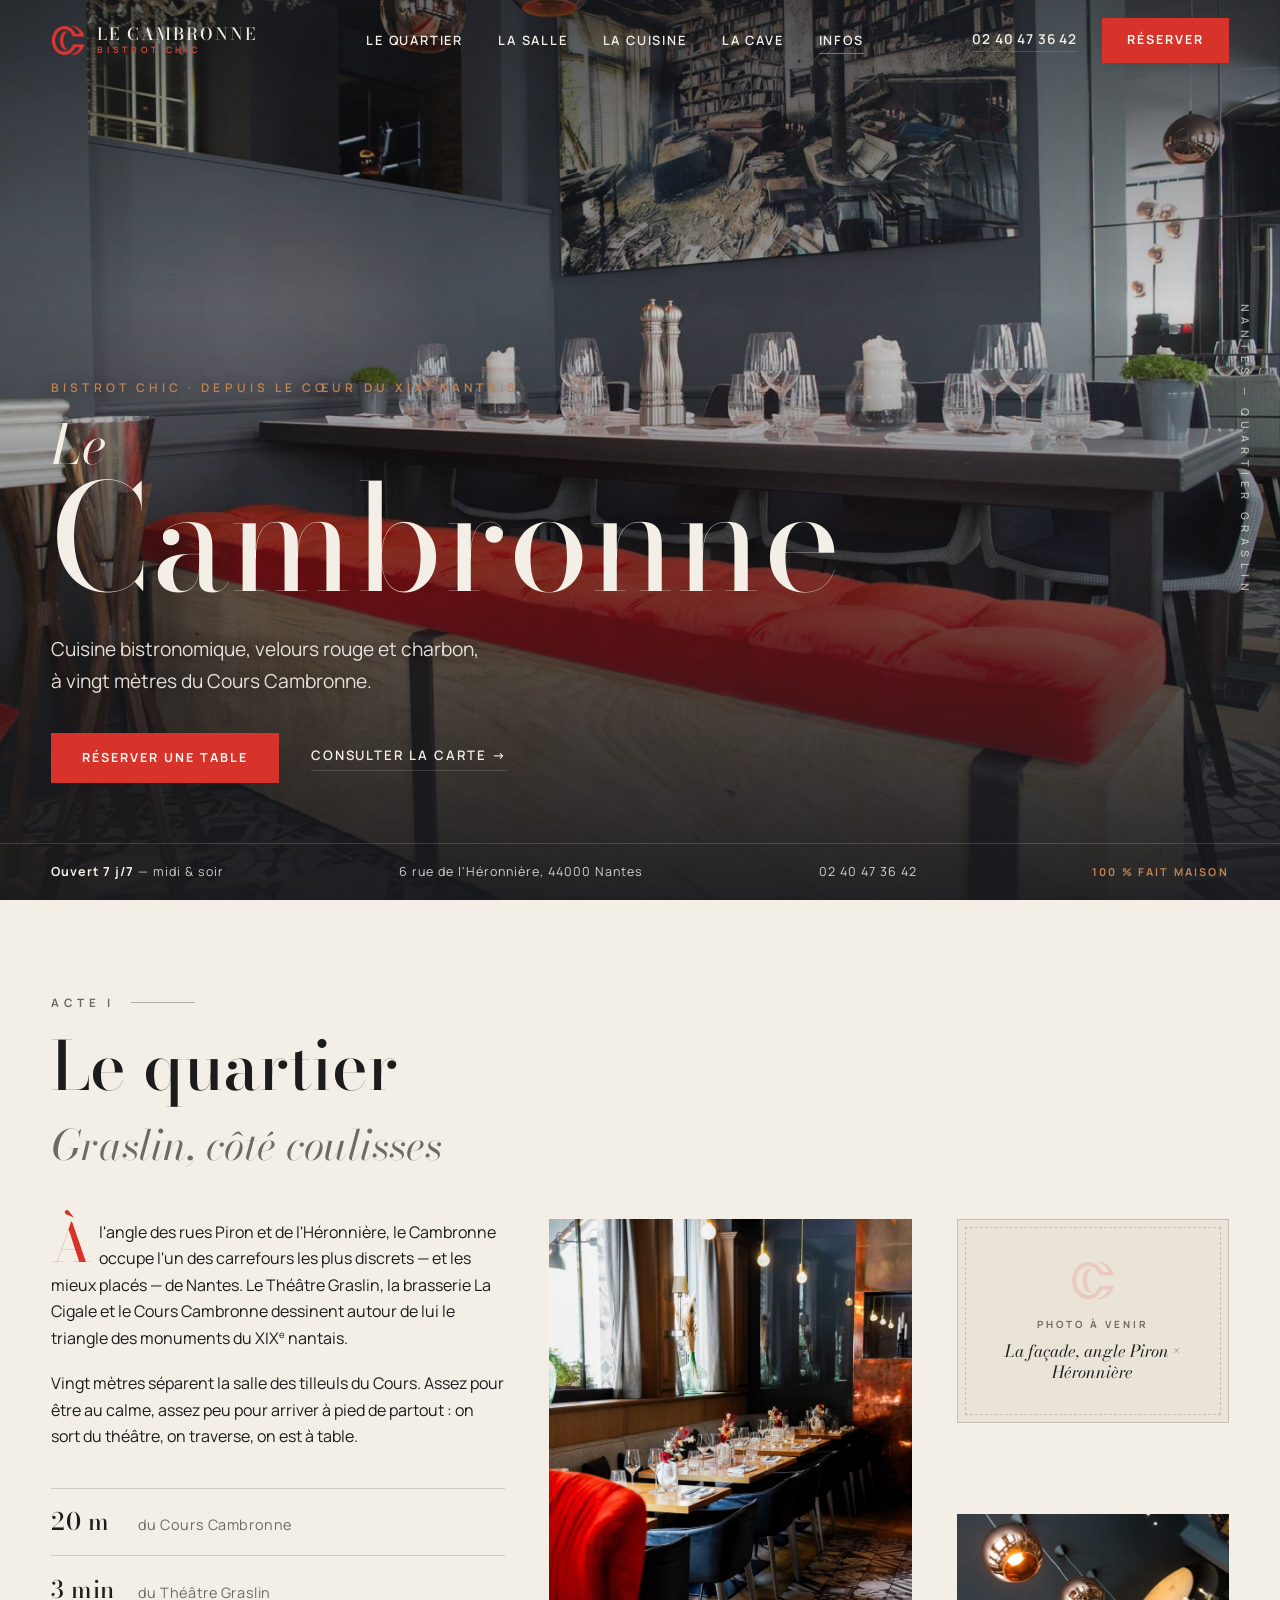
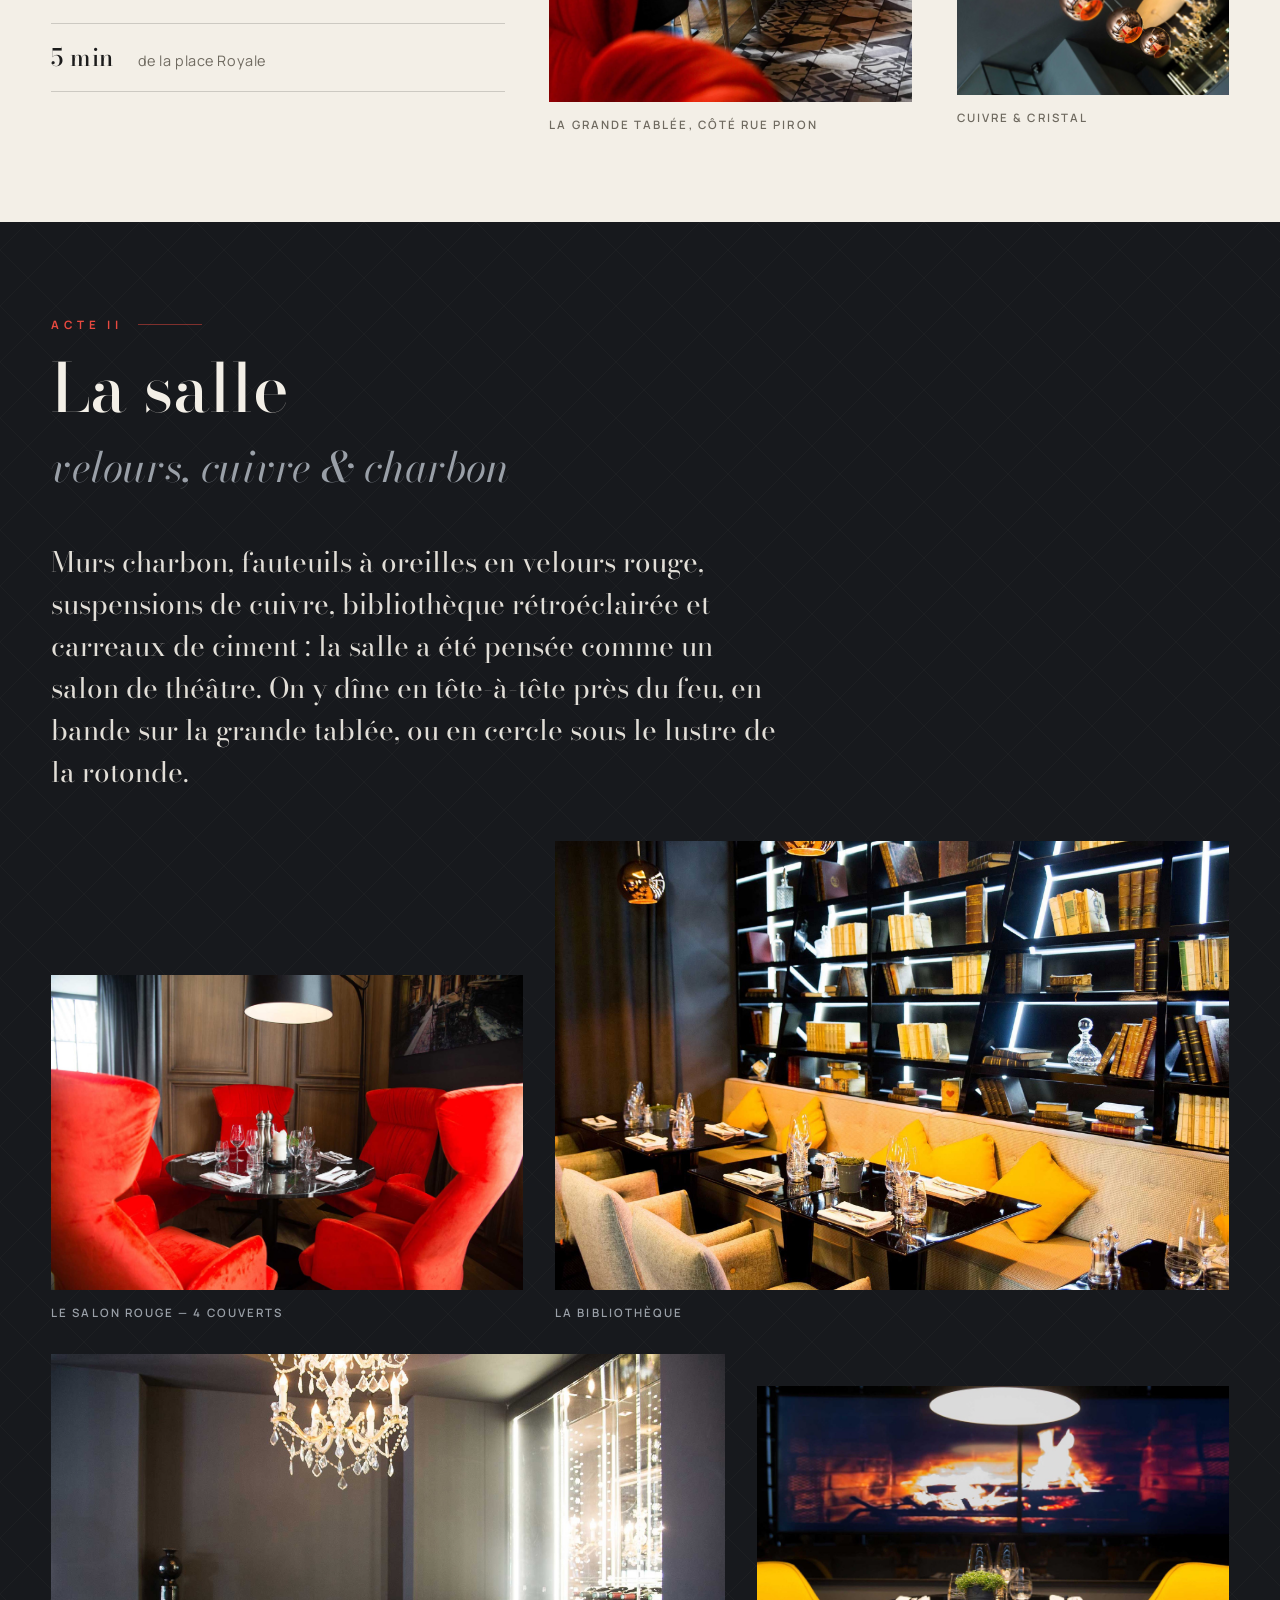
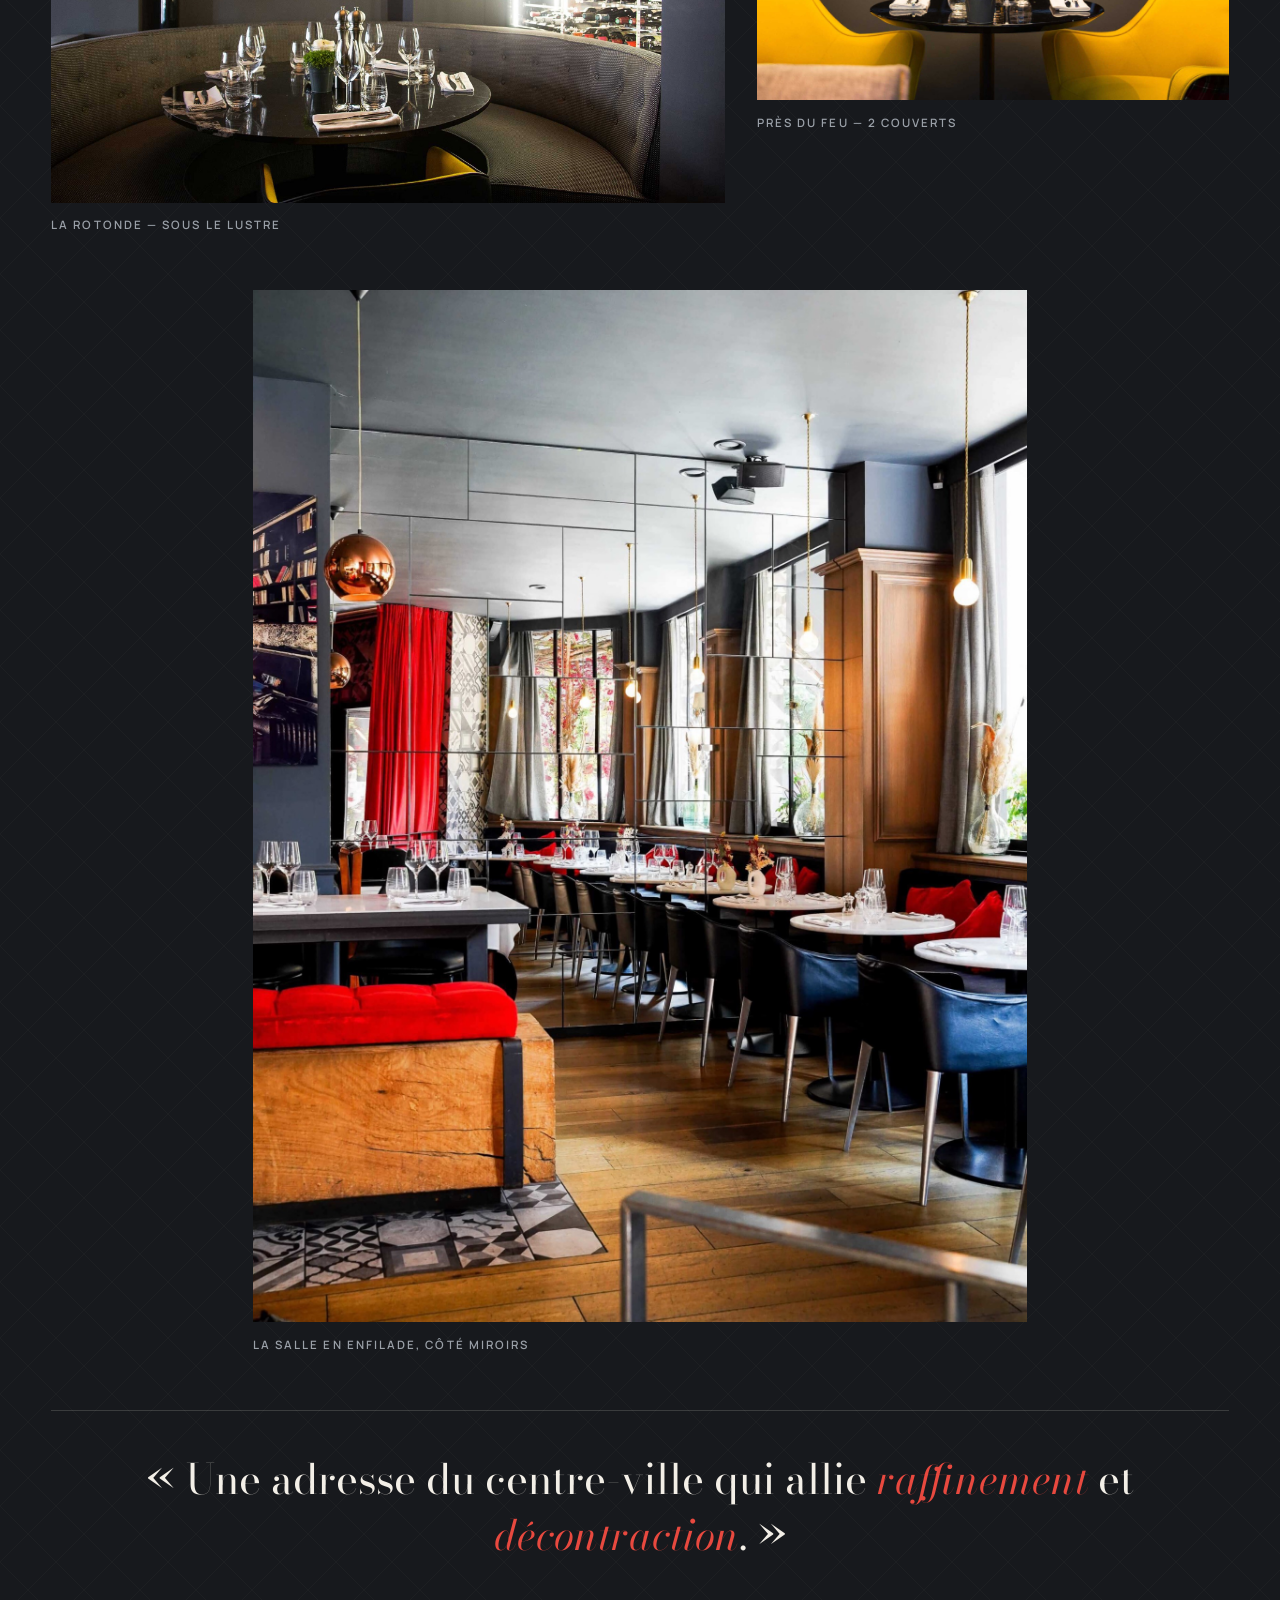
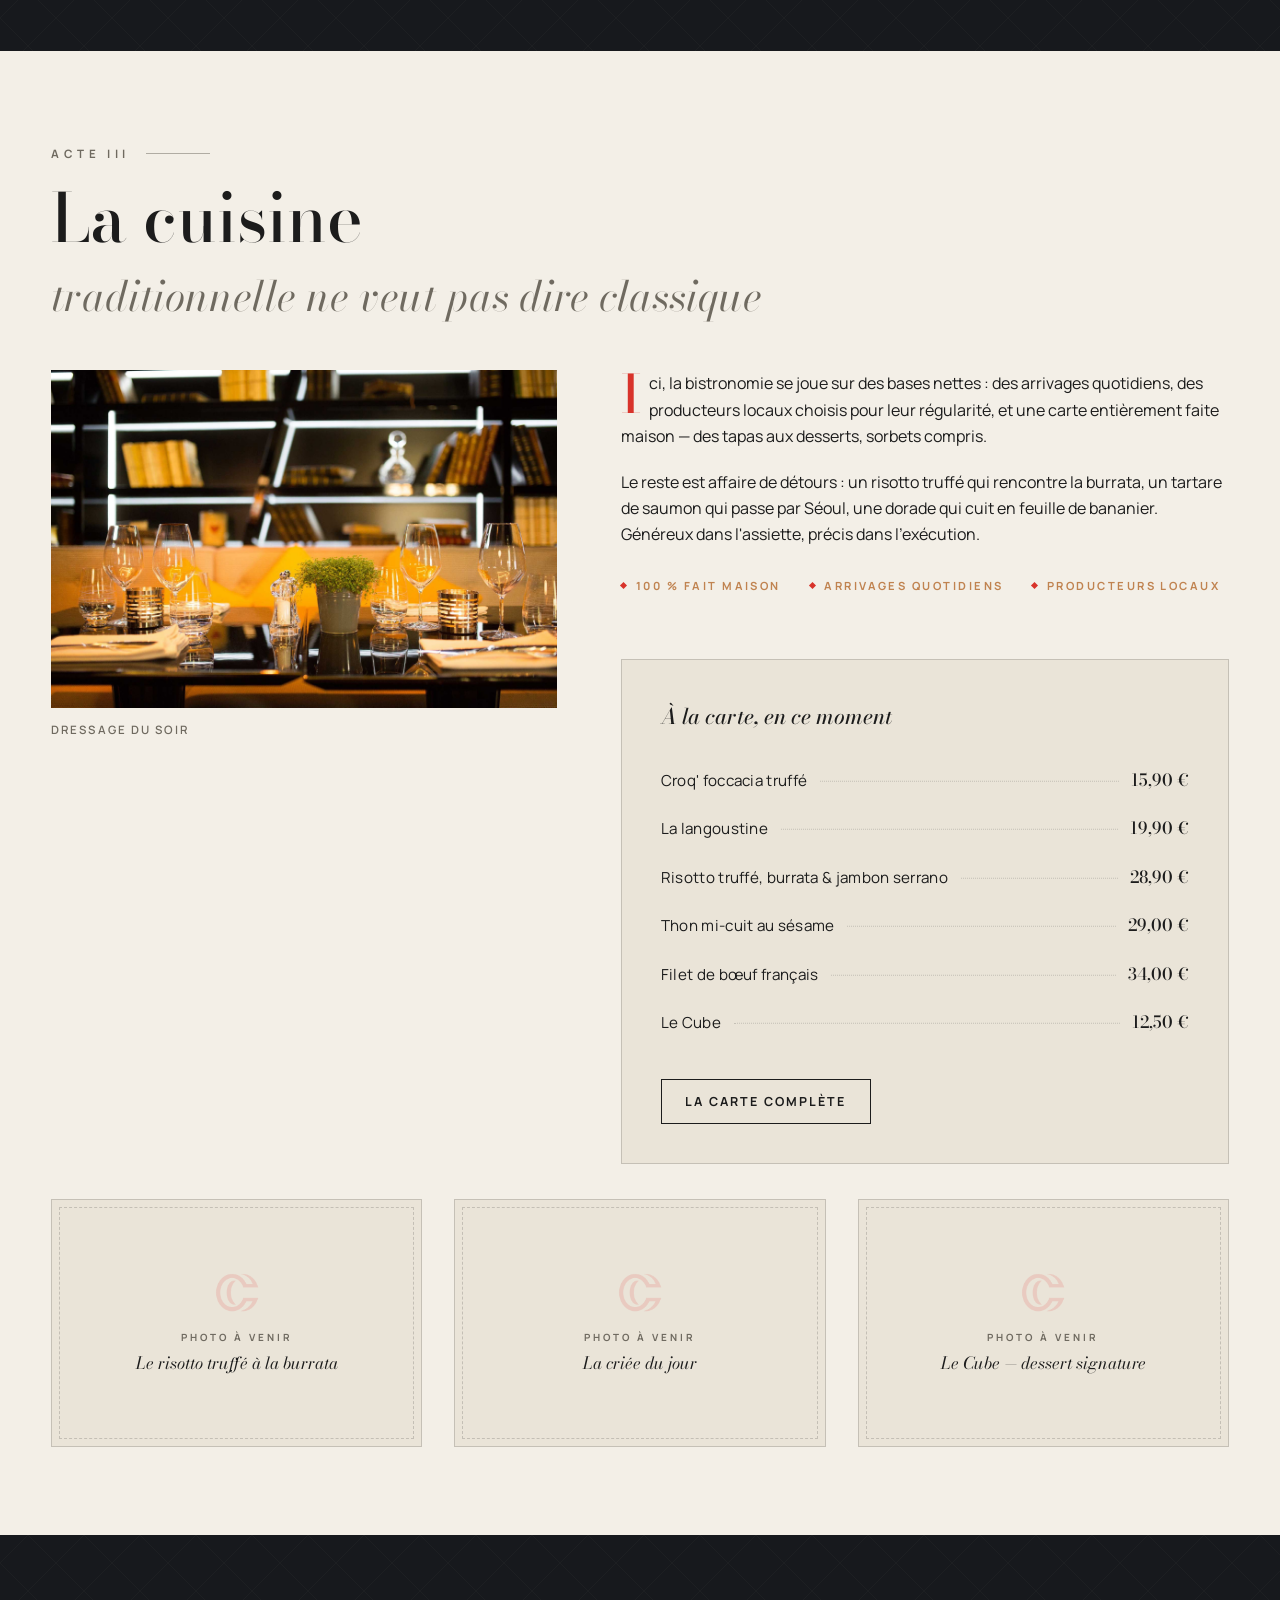
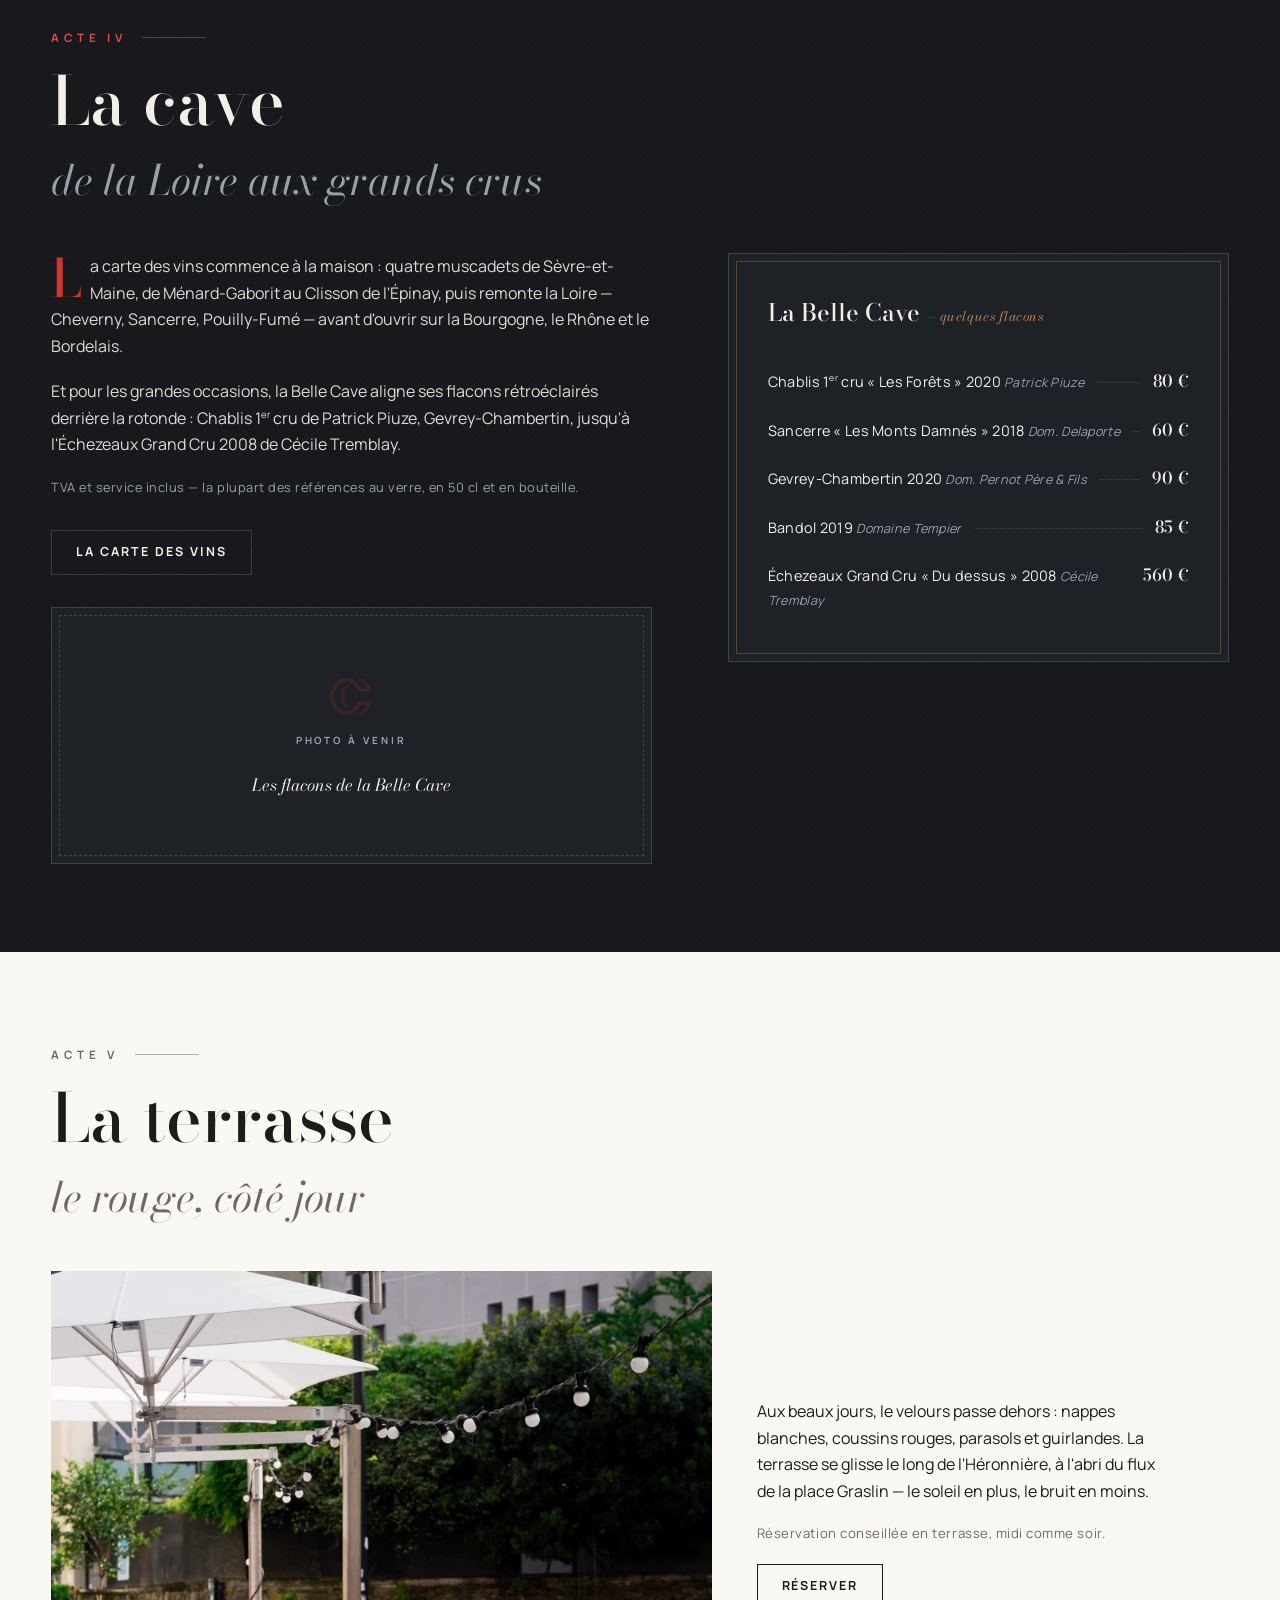
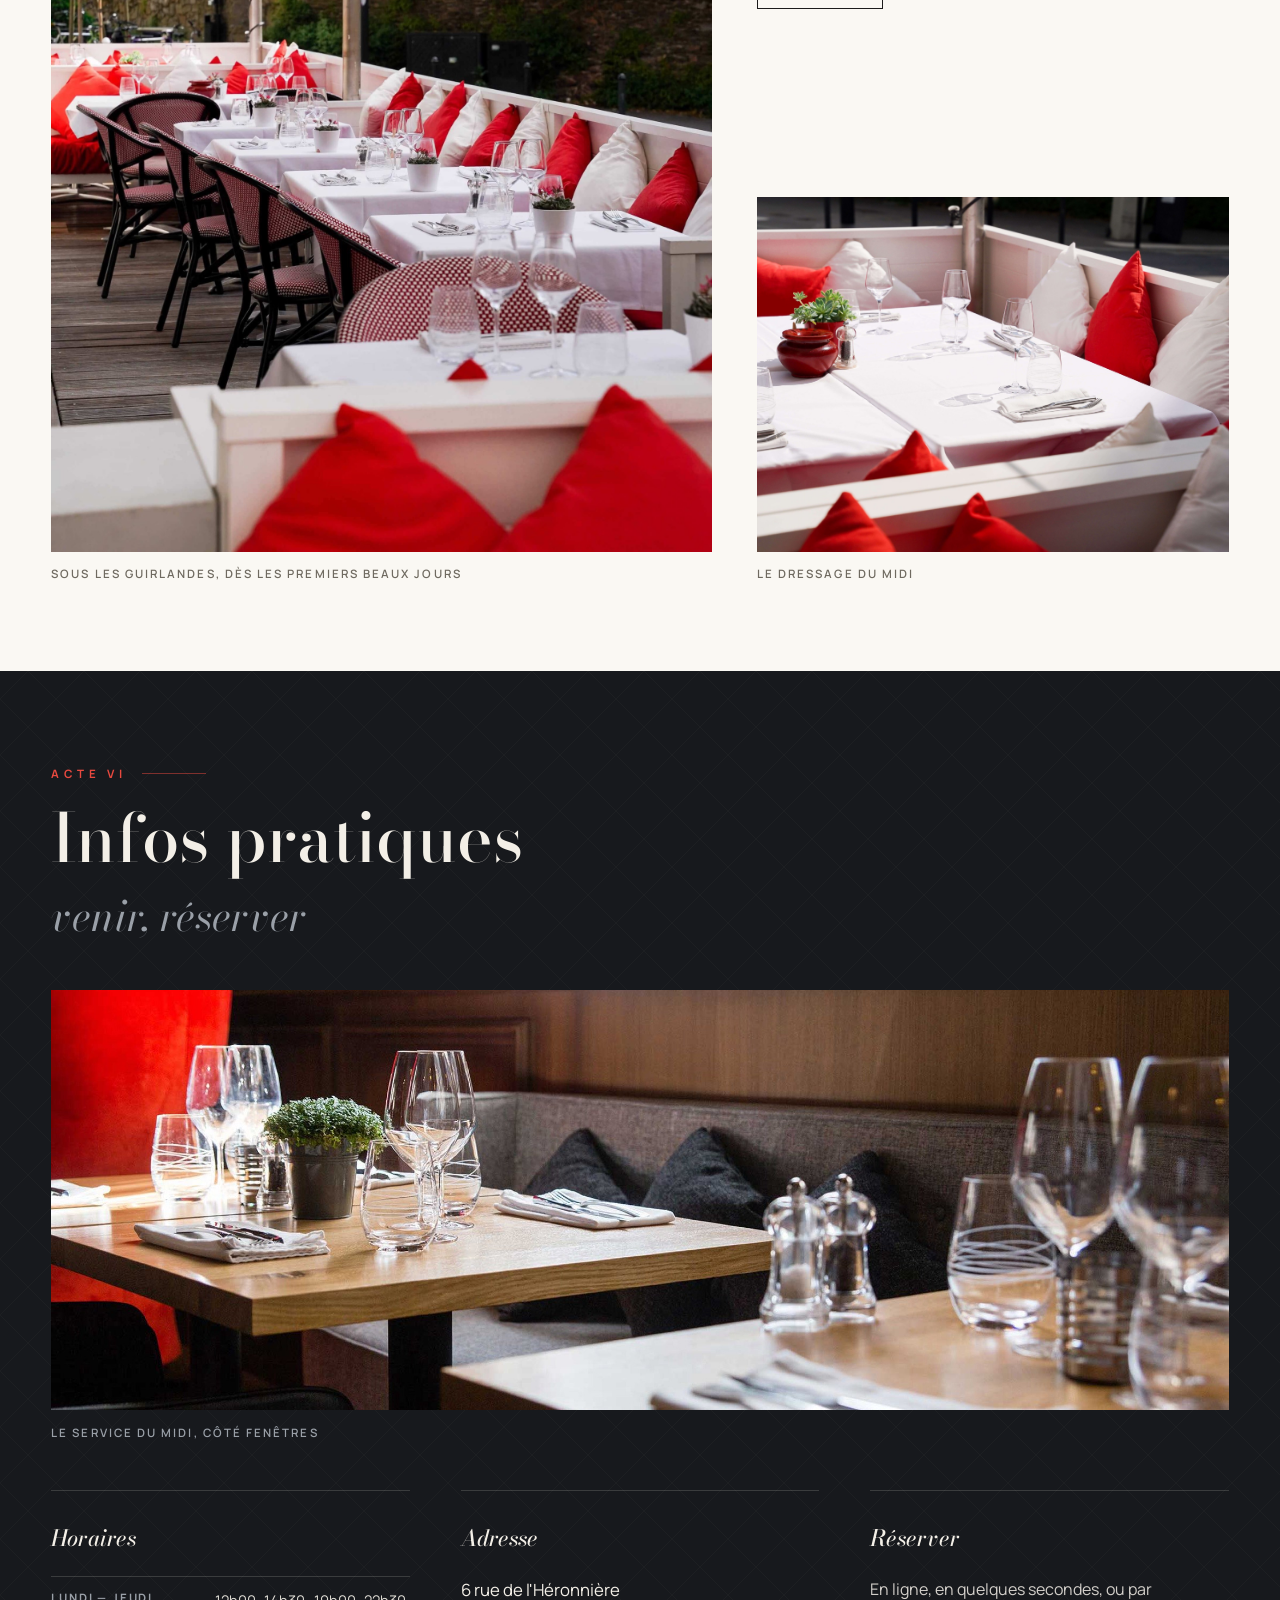
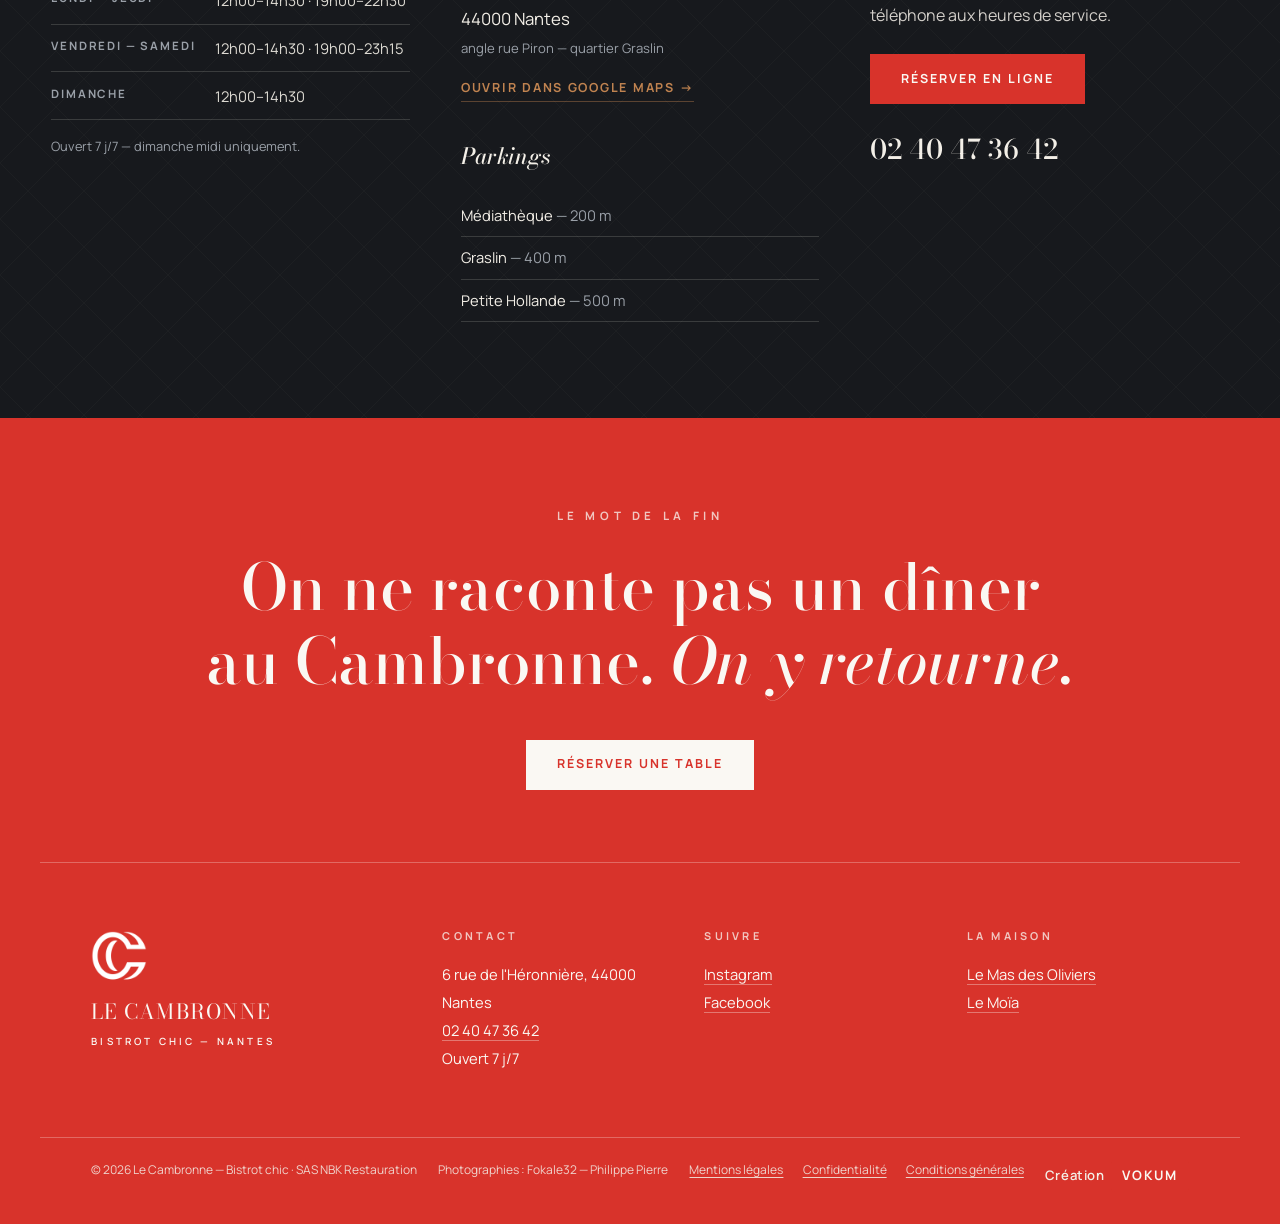
<file: index.html>
<!DOCTYPE html>
<html lang="fr">
<head>
  <meta charset="UTF-8">
  <meta name="viewport" content="width=device-width, initial-scale=1.0">
  <title>Le Cambronne — Bistrot chic à Nantes, quartier Graslin</title>
  <meta name="description" content="Bistrot chic au cœur du quartier Graslin, à Nantes. Cuisine bistronomique 100 % faite maison, arrivages quotidiens, belle cave. Ouvert 7 j/7 — 6 rue de l'Héronnière.">
  <link rel="canonical" href="https://www.lecambronne-bistrotchic.fr/">
  <meta property="og:type" content="restaurant.restaurant">
  <meta property="og:title" content="Le Cambronne — Bistrot chic à Nantes, quartier Graslin">
  <meta property="og:description" content="Cuisine bistronomique 100 % faite maison, à vingt mètres du Cours Cambronne. Ouvert 7 j/7.">
  <meta property="og:url" content="https://www.lecambronne-bistrotchic.fr/">
  <meta property="og:image" content="https://www.lecambronne-bistrotchic.fr/assets/img/salle-banc-rouge.jpg">
  <meta property="og:locale" content="fr_FR">
  <link rel="icon" type="image/png" href="assets/img/le_c.png">
  <link rel="preconnect" href="https://fonts.googleapis.com">
  <link rel="preconnect" href="https://fonts.gstatic.com" crossorigin>
  <link href="https://fonts.googleapis.com/css2?family=Bodoni+Moda:ital,opsz,wght@0,6..96,400;0,6..96,500;0,6..96,600;1,6..96,400;1,6..96,500&family=Manrope:wght@400;500;600;700&display=swap" rel="stylesheet">
  <link rel="stylesheet" href="styles.css">
  <script>
    document.documentElement.classList.add("js");
    // Filet de sécurité : si main.js ne se charge pas, on lève le rideau quand même.
    setTimeout(function () {
      if (document.body && !document.body.classList.contains("intro-finie")) {
        document.body.classList.add("intro-finie");
        var r = document.getElementById("rideau");
        if (r) r.classList.add("rideau--leve");
        document.body.style.overflow = "";
      }
    }, 3600);
  </script>
  <script type="application/ld+json">
{
  "@context": "https://schema.org",
  "@type": "Restaurant",
  "name": "Le Cambronne — Bistrot Chic",
  "servesCuisine": "Bistronomique, française",
  "priceRange": "€€€",
  "telephone": "+33240473642",
  "address": {
    "@type": "PostalAddress",
    "streetAddress": "6 rue de l'Héronnière",
    "addressLocality": "Nantes",
    "postalCode": "44000",
    "addressCountry": "FR"
  },
  "url": "https://www.lecambronne-bistrotchic.fr/",
  "acceptsReservations": "https://app.overfull.fr/booking/?key_id=eyJ0eXAiOiJKV1QiLCJhbGciOiJIUzI1NiJ9.eyJrZXkiOjM5OH0.rPe6TVAcPLuRfk063mEUmEJoc5pPB_0tdmh7DfiwfVk&source=Web",
  "openingHoursSpecification": [
    {
      "@type": "OpeningHoursSpecification",
      "dayOfWeek": [
        "Monday",
        "Tuesday",
        "Wednesday",
        "Thursday"
      ],
      "opens": "12:00",
      "closes": "14:30"
    },
    {
      "@type": "OpeningHoursSpecification",
      "dayOfWeek": [
        "Monday",
        "Tuesday",
        "Wednesday",
        "Thursday"
      ],
      "opens": "19:00",
      "closes": "22:30"
    },
    {
      "@type": "OpeningHoursSpecification",
      "dayOfWeek": [
        "Friday",
        "Saturday"
      ],
      "opens": "12:00",
      "closes": "14:30"
    },
    {
      "@type": "OpeningHoursSpecification",
      "dayOfWeek": [
        "Friday",
        "Saturday"
      ],
      "opens": "19:00",
      "closes": "23:15"
    },
    {
      "@type": "OpeningHoursSpecification",
      "dayOfWeek": "Sunday",
      "opens": "12:00",
      "closes": "14:30"
    }
  ],
  "image": "https://www.lecambronne-bistrotchic.fr/assets/img/salle-banc-rouge.jpg"
}
</script>
</head>
<body>

  <!-- ===================== RIDEAU D'OUVERTURE ===================== -->
  <div class="rideau" id="rideau" aria-hidden="true">
    <div class="rideau__coeur">
      <img class="rideau__c" src="assets/img/le_c.png" alt="" width="72" height="72" decoding="async">
      <p class="rideau__nom">Le Cambronne</p>
      <span class="rideau__filet"></span>
      <p class="rideau__sous">Bistrot chic — Nantes</p>
    </div>
  </div>

  <!-- ===================== NAVIGATION ===================== -->
  <header class="nav" id="nav">
    <div class="nav__inner">
      <a class="nav__brand" href="#haut" aria-label="Le Cambronne — retour en haut">
        <img src="assets/img/le_c.png" alt="" width="34" height="34" class="nav__c" decoding="async">
        <span class="nav__name">Le&nbsp;Cambronne<em>Bistrot&nbsp;chic</em></span>
      </a>
      <nav class="nav__links" aria-label="Navigation principale">
        <a href="#quartier">Le quartier</a>
        <a href="#salle">La salle</a>
        <a href="#cuisine">La cuisine</a>
        <a href="#cave">La cave</a>
        <a href="#infos">Infos</a>
      </nav>
      <div class="nav__actions">
        <a class="nav__tel" href="tel:+33240473642">02 40 47 36 42</a>
        <a class="btn btn--rouge" href="https://app.overfull.fr/booking/?key_id=eyJ0eXAiOiJKV1QiLCJhbGciOiJIUzI1NiJ9.eyJrZXkiOjM5OH0.rPe6TVAcPLuRfk063mEUmEJoc5pPB_0tdmh7DfiwfVk&source=Web" target="_blank" rel="noopener">Réserver</a>
      </div>
      <button class="nav__burger" id="burger" aria-label="Ouvrir le menu" aria-expanded="false">
        <span></span><span></span>
      </button>
    </div>
  </header>

  <!-- Menu mobile plein écran -->
  <div class="mobilemenu" id="mobilemenu" aria-hidden="true">
    <nav class="mobilemenu__links" aria-label="Menu mobile">
      <a href="#quartier"><small>I</small>Le quartier</a>
      <a href="#salle"><small>II</small>La salle</a>
      <a href="#cuisine"><small>III</small>La cuisine</a>
      <a href="#cave"><small>IV</small>La cave</a>
      <a href="#terrasse"><small>V</small>La terrasse</a>
      <a href="#infos"><small>VI</small>Infos pratiques</a>
    </nav>
    <div class="mobilemenu__foot">
      <a class="btn btn--rouge" href="https://app.overfull.fr/booking/?key_id=eyJ0eXAiOiJKV1QiLCJhbGciOiJIUzI1NiJ9.eyJrZXkiOjM5OH0.rPe6TVAcPLuRfk063mEUmEJoc5pPB_0tdmh7DfiwfVk&source=Web" target="_blank" rel="noopener">Réserver une table</a>
      <a href="tel:+33240473642">02 40 47 36 42</a>
      <p>6 rue de l'Héronnière, Nantes — 7 j/7</p>
    </div>
  </div>

  <main id="haut">

    <!-- ===================== HERO ===================== -->
    <section class="hero">
      <figure class="hero__media">
        <img src="assets/img/salle-banc-rouge.jpg" alt="La salle du Cambronne : banc de velours rouge, carreaux de ciment et suspensions cuivrées" fetchpriority="high" width="2200" height="1466" decoding="async">
      </figure>
      <div class="hero__scrim" aria-hidden="true"></div>

      <p class="hero__vertical" aria-hidden="true">Nantes — Quartier Graslin</p>

      <div class="hero__content">
        <p class="hero__sur">Bistrot chic · depuis le cœur du XIX<sup>e</sup> nantais</p>
        <h1 class="hero__title">
          <span class="hero__line">Le</span>
          <span class="hero__line hero__line--big">Cambronne</span>
        </h1>
        <p class="hero__pitch">Cuisine bistronomique, velours rouge et charbon,<br class="br-desktop">
        à vingt mètres du Cours Cambronne.</p>
        <div class="hero__cta">
          <a class="btn btn--rouge btn--grand" href="https://app.overfull.fr/booking/?key_id=eyJ0eXAiOiJKV1QiLCJhbGciOiJIUzI1NiJ9.eyJrZXkiOjM5OH0.rPe6TVAcPLuRfk063mEUmEJoc5pPB_0tdmh7DfiwfVk&source=Web" target="_blank" rel="noopener">Réserver une table</a>
          <a class="hero__lien-carte" href="carte.html">Consulter la carte <span aria-hidden="true">→</span></a>
        </div>
      </div>

      <div class="hero__bandeau">
        <p><strong>Ouvert 7 j/7</strong> — midi &amp; soir</p>
        <p>6 rue de l'Héronnière, 44000 Nantes</p>
        <p><a href="tel:+33240473642">02 40 47 36 42</a></p>
        <p class="hero__bandeau-fm">100&nbsp;% fait maison</p>
      </div>
    </section>

    <!-- ===================== ACTE I — LE QUARTIER ===================== -->
    <section class="acte acte--ivoire" id="quartier">
      <div class="acte__entete reveal">
        <p class="acte__numero">Acte I</p>
        <h2 class="acte__titre">Le quartier<br><em>Graslin, côté coulisses</em></h2>
      </div>

      <div class="quartier__grille">
        <div class="quartier__texte reveal">
          <p class="lettrine">À l'angle des rues Piron et de l'Héronnière, le Cambronne occupe l'un des carrefours les plus discrets — et les mieux placés — de Nantes. Le Théâtre Graslin, la brasserie La Cigale et le Cours Cambronne dessinent autour de lui le triangle des monuments du XIX<sup>e</sup> nantais.</p>
          <p>Vingt mètres séparent la salle des tilleuls du Cours. Assez pour être au calme, assez peu pour arriver à pied de partout : on sort du théâtre, on traverse, on est à table.</p>
          <ul class="quartier__reperes">
            <li><span>20&nbsp;m</span>du Cours Cambronne</li>
            <li><span>3&nbsp;min</span>du Théâtre Graslin</li>
            <li><span>5&nbsp;min</span>de la place Royale</li>
          </ul>
        </div>
        <figure class="quartier__photo quartier__photo--une reveal-img">
          <img src="assets/img/salle-fauteuil-rouge-portrait.jpg" alt="Fauteuil de velours rouge au premier plan, grande tablée dans la salle du Cambronne" loading="lazy" width="1651" height="2200" decoding="async">
          <figcaption>La grande tablée, côté rue Piron</figcaption>
        </figure>
        <div class="ph ph--43 quartier__ph reveal">
          <img class="ph__c" src="assets/img/le_c.png" alt="" aria-hidden="true" width="140" height="140" decoding="async" loading="lazy">
          <p class="ph__label">Photo à venir</p>
          <p class="ph__sujet">La façade, angle Piron × Héronnière</p>
        </div>
        <figure class="quartier__photo quartier__photo--deux reveal-img">
          <img src="assets/img/suspensions-cuivre.jpg" alt="Suspensions cuivrées et lustre de la salle" loading="lazy" width="2200" height="1466" decoding="async">
          <figcaption>Cuivre &amp; cristal</figcaption>
        </figure>
      </div>
    </section>

    <!-- ===================== ACTE II — LA SALLE ===================== -->
    <section class="acte acte--charbon" id="salle">
      <div class="acte__entete reveal">
        <p class="acte__numero acte__numero--rouge">Acte II</p>
        <h2 class="acte__titre">La salle<br><em>velours, cuivre &amp; charbon</em></h2>
      </div>

      <div class="salle__intro reveal">
        <p>Murs charbon, fauteuils à oreilles en velours rouge, suspensions de cuivre, bibliothèque rétroéclairée et carreaux de ciment : la salle a été pensée comme un salon de théâtre. On y dîne en tête-à-tête près du feu, en bande sur la grande tablée, ou en cercle sous le lustre de la rotonde.</p>
      </div>

      <div class="salle__collage">
        <figure class="salle__img salle__img--a reveal-img">
          <img src="assets/img/salon-fauteuils-rouges.jpg" alt="Quatre fauteuils à oreilles en velours rouge autour d'une table dressée" loading="lazy" width="2200" height="1466" decoding="async">
          <figcaption>Le salon rouge — 4 couverts</figcaption>
        </figure>
        <figure class="salle__img salle__img--b reveal-img">
          <img src="assets/img/bibliotheque-salle.jpg" alt="Bibliothèque rétroéclairée et coussins jaunes dans la salle" loading="lazy" width="2200" height="1466" decoding="async">
          <figcaption>La bibliothèque</figcaption>
        </figure>
        <figure class="salle__img salle__img--c reveal-img">
          <img src="assets/img/rotonde-lustre.jpg" alt="Banquette en rotonde sous un lustre de cristal, cave à vins rétroéclairée en fond" loading="lazy" width="2200" height="1466" decoding="async">
          <figcaption>La rotonde — sous le lustre</figcaption>
        </figure>
        <figure class="salle__img salle__img--d reveal-img">
          <img src="assets/img/fauteuils-jaunes-feu.jpg" alt="Deux fauteuils jaunes face à la cheminée" loading="lazy" width="2200" height="1466" decoding="async">
          <figcaption>Près du feu — 2 couverts</figcaption>
        </figure>
        <figure class="salle__img salle__img--e reveal-img">
          <img src="assets/img/salle-perspective.jpg" alt="Perspective de la salle : miroirs, mur de cuivre, rideau rouge et tables dressées" loading="lazy" width="1651" height="2200" decoding="async">
          <figcaption>La salle en enfilade, côté miroirs</figcaption>
        </figure>
      </div>

      <blockquote class="salle__mot reveal">
        <p>« Une adresse du centre-ville qui allie <em>raffinement</em> et <em>décontraction</em>. »</p>
      </blockquote>
    </section>

    <!-- ===================== ACTE III — LA CUISINE ===================== -->
    <section class="acte acte--ivoire" id="cuisine">
      <div class="acte__entete reveal">
        <p class="acte__numero">Acte III</p>
        <h2 class="acte__titre">La cuisine<br><em>traditionnelle ne veut pas dire classique</em></h2>
      </div>

      <div class="cuisine__grille">
        <figure class="cuisine__photo reveal-img">
          <img src="assets/img/table-dressage-bibliotheque.jpg" alt="Table dressée, verres à vin et bibliothèque en arrière-plan" loading="lazy" width="2200" height="1466" decoding="async">
          <figcaption>Dressage du soir</figcaption>
        </figure>

        <div class="cuisine__texte reveal">
          <p class="lettrine">Ici, la bistronomie se joue sur des bases nettes : des arrivages quotidiens, des producteurs locaux choisis pour leur régularité, et une carte entièrement faite maison — des tapas aux desserts, sorbets compris.</p>
          <p>Le reste est affaire de détours : un risotto truffé qui rencontre la burrata, un tartare de saumon qui passe par Séoul, une dorade qui cuit en feuille de bananier. Généreux dans l'assiette, précis dans l'exécution.</p>
          <div class="cuisine__labels">
            <p>100&nbsp;% fait maison</p>
            <p>Arrivages quotidiens</p>
            <p>Producteurs locaux</p>
          </div>
        </div>

        <div class="cuisine__extraits reveal">
          <h3>À la carte, en ce moment</h3>
          <ul class="carte-extrait">
            <li><span class="carte-extrait__nom">Croq' foccacia truffé</span><span class="carte-extrait__filet"></span><span class="carte-extrait__prix">15,90&nbsp;€</span></li>
            <li><span class="carte-extrait__nom">La langoustine</span><span class="carte-extrait__filet"></span><span class="carte-extrait__prix">19,90&nbsp;€</span></li>
            <li><span class="carte-extrait__nom">Risotto truffé, burrata &amp; jambon serrano</span><span class="carte-extrait__filet"></span><span class="carte-extrait__prix">28,90&nbsp;€</span></li>
            <li><span class="carte-extrait__nom">Thon mi-cuit au sésame</span><span class="carte-extrait__filet"></span><span class="carte-extrait__prix">29,00&nbsp;€</span></li>
            <li><span class="carte-extrait__nom">Filet de bœuf français</span><span class="carte-extrait__filet"></span><span class="carte-extrait__prix">34,00&nbsp;€</span></li>
            <li><span class="carte-extrait__nom">Le Cube</span><span class="carte-extrait__filet"></span><span class="carte-extrait__prix">12,50&nbsp;€</span></li>
          </ul>
          <a class="btn btn--encre" href="carte.html">La carte complète</a>
        </div>
      </div>

      <div class="cuisine__plats">
        <div class="ph ph--32 reveal">
          <img class="ph__c" src="assets/img/le_c.png" alt="" aria-hidden="true" width="140" height="140" decoding="async" loading="lazy">
          <p class="ph__label">Photo à venir</p>
          <p class="ph__sujet">Le risotto truffé à la burrata</p>
        </div>
        <div class="ph ph--32 reveal">
          <img class="ph__c" src="assets/img/le_c.png" alt="" aria-hidden="true" width="140" height="140" decoding="async" loading="lazy">
          <p class="ph__label">Photo à venir</p>
          <p class="ph__sujet">La criée du jour</p>
        </div>
        <div class="ph ph--32 reveal">
          <img class="ph__c" src="assets/img/le_c.png" alt="" aria-hidden="true" width="140" height="140" decoding="async" loading="lazy">
          <p class="ph__label">Photo à venir</p>
          <p class="ph__sujet">Le Cube — dessert signature</p>
        </div>
      </div>
    </section>

    <!-- ===================== ACTE IV — LA CAVE ===================== -->
    <section class="acte acte--charbon" id="cave">
      <div class="acte__entete reveal">
        <p class="acte__numero acte__numero--rouge">Acte IV</p>
        <h2 class="acte__titre">La cave<br><em>de la Loire aux grands crus</em></h2>
      </div>

      <div class="cave__grille">
        <div class="cave__texte reveal">
          <p class="lettrine">La carte des vins commence à la maison : quatre muscadets de Sèvre-et-Maine, de Ménard-Gaborit au Clisson de l'Épinay, puis remonte la Loire — Cheverny, Sancerre, Pouilly-Fumé — avant d'ouvrir sur la Bourgogne, le Rhône et le Bordelais.</p>
          <p>Et pour les grandes occasions, la Belle Cave aligne ses flacons rétroéclairés derrière la rotonde : Chablis 1<sup>er</sup> cru de Patrick Piuze, Gevrey-Chambertin, jusqu'à l'Échezeaux Grand Cru 2008 de Cécile Tremblay.</p>
          <p class="cave__mention">TVA et service inclus — la plupart des références au verre, en 50&nbsp;cl et en bouteille.</p>
          <a class="btn btn--ivoire" href="carte.html#vins">La carte des vins</a>
          <div class="ph ph--21 ph--nuit cave__ph reveal">
            <img class="ph__c" src="assets/img/le_c.png" alt="" aria-hidden="true" width="140" height="140" decoding="async" loading="lazy">
            <p class="ph__label">Photo à venir</p>
            <p class="ph__sujet">Les flacons de la Belle Cave</p>
          </div>
        </div>

        <div class="cave__belle reveal">
          <h3>La Belle Cave <span>— quelques flacons</span></h3>
          <ul class="carte-extrait carte-extrait--nuit">
            <li><span class="carte-extrait__nom">Chablis 1<sup>er</sup> cru « Les Forêts » 2020 <em>Patrick Piuze</em></span><span class="carte-extrait__filet"></span><span class="carte-extrait__prix">80&nbsp;€</span></li>
            <li><span class="carte-extrait__nom">Sancerre « Les Monts Damnés » 2018 <em>Dom. Delaporte</em></span><span class="carte-extrait__filet"></span><span class="carte-extrait__prix">60&nbsp;€</span></li>
            <li><span class="carte-extrait__nom">Gevrey-Chambertin 2020 <em>Dom. Pernot Père &amp; Fils</em></span><span class="carte-extrait__filet"></span><span class="carte-extrait__prix">90&nbsp;€</span></li>
            <li><span class="carte-extrait__nom">Bandol 2019 <em>Domaine Tempier</em></span><span class="carte-extrait__filet"></span><span class="carte-extrait__prix">85&nbsp;€</span></li>
            <li><span class="carte-extrait__nom">Échezeaux Grand Cru « Du dessus » 2008 <em>Cécile Tremblay</em></span><span class="carte-extrait__filet"></span><span class="carte-extrait__prix">560&nbsp;€</span></li>
          </ul>
        </div>
      </div>
    </section>

    <!-- ===================== ACTE V — LA TERRASSE ===================== -->
    <section class="acte acte--blanc" id="terrasse">
      <div class="acte__entete reveal">
        <p class="acte__numero">Acte V</p>
        <h2 class="acte__titre">La terrasse<br><em>le rouge, côté jour</em></h2>
      </div>

      <div class="terrasse__grille">
        <figure class="terrasse__photo terrasse__photo--large reveal-img">
          <img src="assets/img/terrasse-perspective.jpg" alt="La terrasse du Cambronne : nappes blanches, coussins rouges, parasols et guirlandes" loading="lazy" width="1651" height="2200" decoding="async">
          <figcaption>Sous les guirlandes, dès les premiers beaux jours</figcaption>
        </figure>
        <div class="terrasse__texte reveal">
          <p>Aux beaux jours, le velours passe dehors : nappes blanches, coussins rouges, parasols et guirlandes. La terrasse se glisse le long de l'Héronnière, à l'abri du flux de la place Graslin — le soleil en plus, le bruit en moins.</p>
          <p class="terrasse__note">Réservation conseillée en terrasse, midi comme soir.</p>
          <a class="btn btn--encre" href="https://app.overfull.fr/booking/?key_id=eyJ0eXAiOiJKV1QiLCJhbGciOiJIUzI1NiJ9.eyJrZXkiOjM5OH0.rPe6TVAcPLuRfk063mEUmEJoc5pPB_0tdmh7DfiwfVk&source=Web" target="_blank" rel="noopener">Réserver</a>
        </div>
        <figure class="terrasse__photo terrasse__photo--détail reveal-img">
          <img src="assets/img/terrasse-table-blanche.jpg" alt="Table nappée de blanc et coussins rouges en terrasse" loading="lazy" width="2200" height="1651" decoding="async">
          <figcaption>Le dressage du midi</figcaption>
        </figure>
      </div>
    </section>

    <!-- ===================== ACTE VI — INFOS ===================== -->
    <section class="acte acte--charbon acte--infos" id="infos">
      <div class="acte__entete reveal">
        <p class="acte__numero acte__numero--rouge">Acte VI</p>
        <h2 class="acte__titre">Infos pratiques<br><em>venir, réserver</em></h2>
      </div>

      <figure class="infos__photo reveal-img">
        <img src="assets/img/tables-lumiere-jour.jpg" alt="Tables dressées dans la lumière du midi, banquette et fauteuil rouge" loading="lazy" width="2200" height="1466" decoding="async">
        <figcaption>Le service du midi, côté fenêtres</figcaption>
      </figure>

      <div class="infos__grille">
        <div class="infos__bloc reveal">
          <h3>Horaires</h3>
          <table class="infos__horaires">
            <tr><th scope="row">Lundi — jeudi</th><td>12h00–14h30 · 19h00–22h30</td></tr>
            <tr><th scope="row">Vendredi — samedi</th><td>12h00–14h30 · 19h00–23h15</td></tr>
            <tr><th scope="row">Dimanche</th><td>12h00–14h30</td></tr>
          </table>
          <p class="infos__note">Ouvert 7&nbsp;j/7 — dimanche midi uniquement.</p>
        </div>

        <div class="infos__bloc reveal">
          <h3>Adresse</h3>
          <p class="infos__adresse">6 rue de l'Héronnière<br>44000 Nantes<br><span>angle rue Piron — quartier Graslin</span></p>
          <a class="infos__maps" href="https://maps.google.com/?q=Le+Cambronne+Bistrot+Chic,+6+rue+de+l'Héronnière,+44000+Nantes" target="_blank" rel="noopener">Ouvrir dans Google Maps <span aria-hidden="true">→</span></a>
          <h3 class="infos__h3-second">Parkings</h3>
          <ul class="infos__parkings">
            <li>Médiathèque <span>— 200 m</span></li>
            <li>Graslin <span>— 400 m</span></li>
            <li>Petite Hollande <span>— 500 m</span></li>
          </ul>
        </div>

        <div class="infos__bloc infos__bloc--resa reveal">
          <h3>Réserver</h3>
          <p>En ligne, en quelques secondes, ou par téléphone aux heures de service.</p>
          <a class="btn btn--rouge btn--grand" href="https://app.overfull.fr/booking/?key_id=eyJ0eXAiOiJKV1QiLCJhbGciOiJIUzI1NiJ9.eyJrZXkiOjM5OH0.rPe6TVAcPLuRfk063mEUmEJoc5pPB_0tdmh7DfiwfVk&source=Web" target="_blank" rel="noopener">Réserver en ligne</a>
          <a class="infos__tel" href="tel:+33240473642">02 40 47 36 42</a>
        </div>
      </div>
    </section>

  </main>

  <!-- ===================== FOOTER ===================== -->
  <footer class="footer">
    <div class="footer__mot reveal">
      <p class="footer__sur">Le mot de la fin</p>
      <p class="footer__phrase">On ne raconte pas un dîner<br>au Cambronne. <em>On y retourne.</em></p>
      <a class="btn btn--rouge btn--grand" href="https://app.overfull.fr/booking/?key_id=eyJ0eXAiOiJKV1QiLCJhbGciOiJIUzI1NiJ9.eyJrZXkiOjM5OH0.rPe6TVAcPLuRfk063mEUmEJoc5pPB_0tdmh7DfiwfVk&source=Web" target="_blank" rel="noopener">Réserver une table</a>
    </div>

    <div class="footer__bas">
      <div class="footer__col footer__col--marque">
        <img src="assets/img/le_c.png" alt="" width="56" height="56" decoding="async" loading="lazy">
        <p>Le Cambronne<br><span>Bistrot chic — Nantes</span></p>
      </div>
      <div class="footer__col">
        <h4>Contact</h4>
        <p>6 rue de l'Héronnière, 44000 Nantes</p>
        <p><a href="tel:+33240473642">02 40 47 36 42</a></p>
        <p>Ouvert 7 j/7</p>
      </div>
      <div class="footer__col">
        <h4>Suivre</h4>
        <p><a href="https://www.instagram.com/lecambronnebistrotchic" target="_blank" rel="noopener">Instagram</a></p>
        <p><a href="https://www.facebook.com/lecambronne" target="_blank" rel="noopener">Facebook</a></p>
      </div>
      <div class="footer__col">
        <h4>La maison</h4>
        <p><a href="https://www.lemasdesoliviers-nantes.fr" target="_blank" rel="noopener">Le Mas des Oliviers</a></p>
        <p><a href="https://www.lemoia-restaurant.fr" target="_blank" rel="noopener">Le Moïa</a></p>
      </div>
    </div>

    <div class="footer__mentions">
      <p>© <span id="annee">2026</span> Le Cambronne — Bistrot chic · SAS NBK Restauration</p>
      <p>Photographies : Fokale32 — Philippe Pierre</p>
      <p class="footer__liens">
        <a href="mentions-legales.html">Mentions légales</a>
        <a href="confidentialite.html">Confidentialité</a>
        <a href="cgv.html">Conditions générales</a>
      </p>
      <p class="footer__credit">Création <a href="https://vokumagency.com" target="_blank" rel="noopener">Vokum</a></p>
    </div>
  </footer>

  <script src="main.js" defer></script>
</body>
</html>
</file>
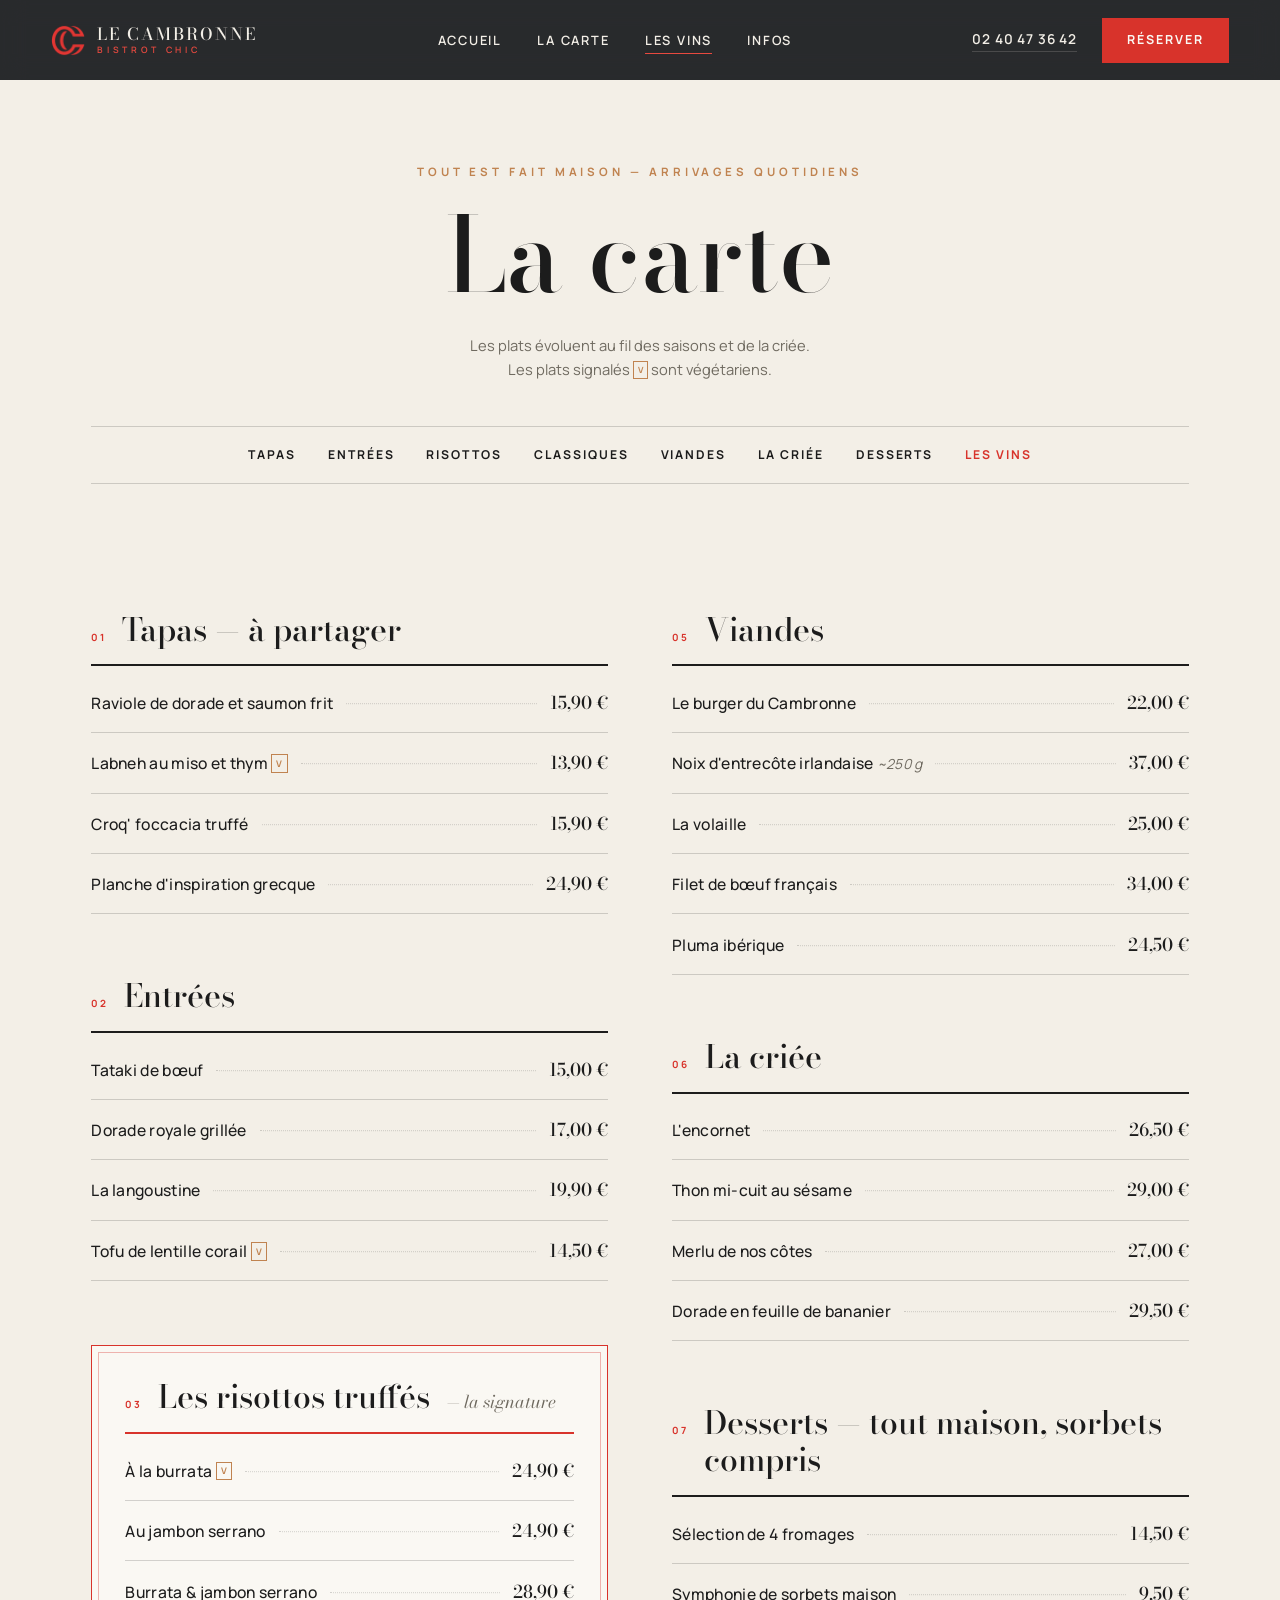
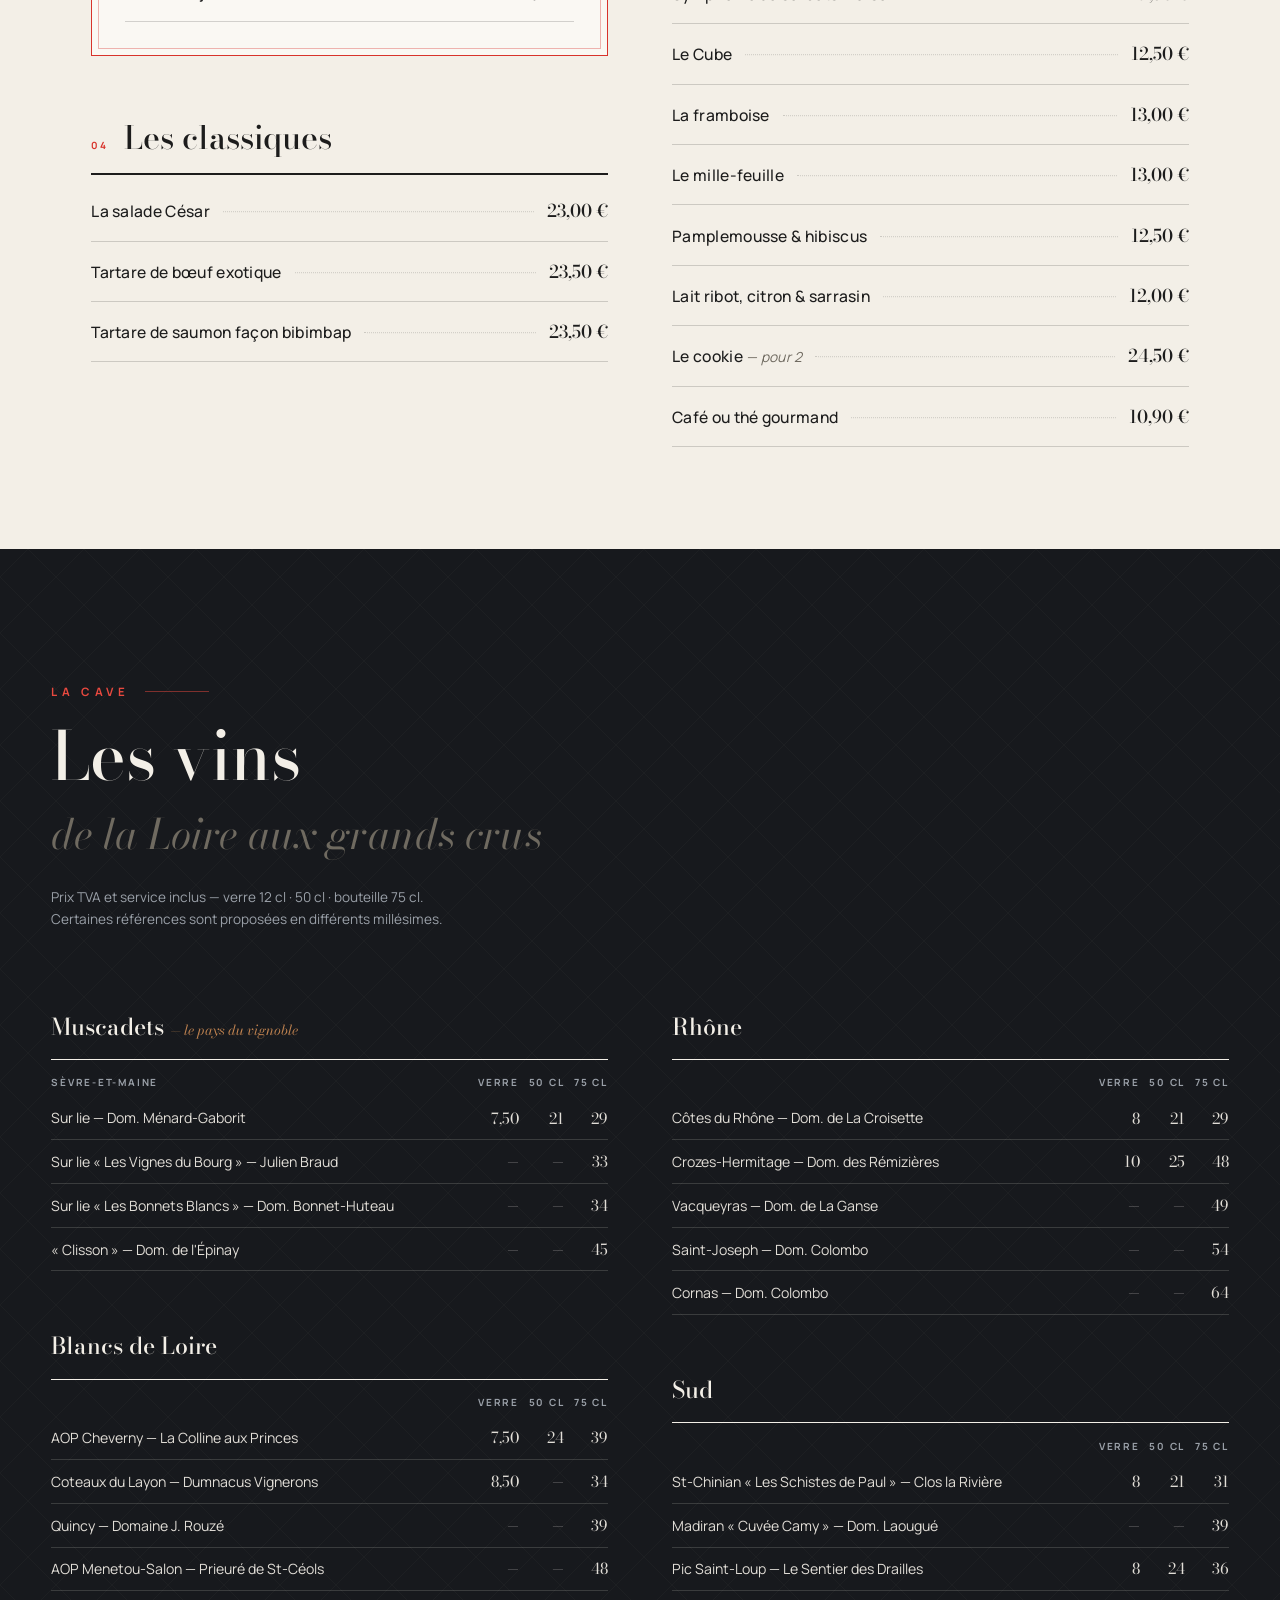
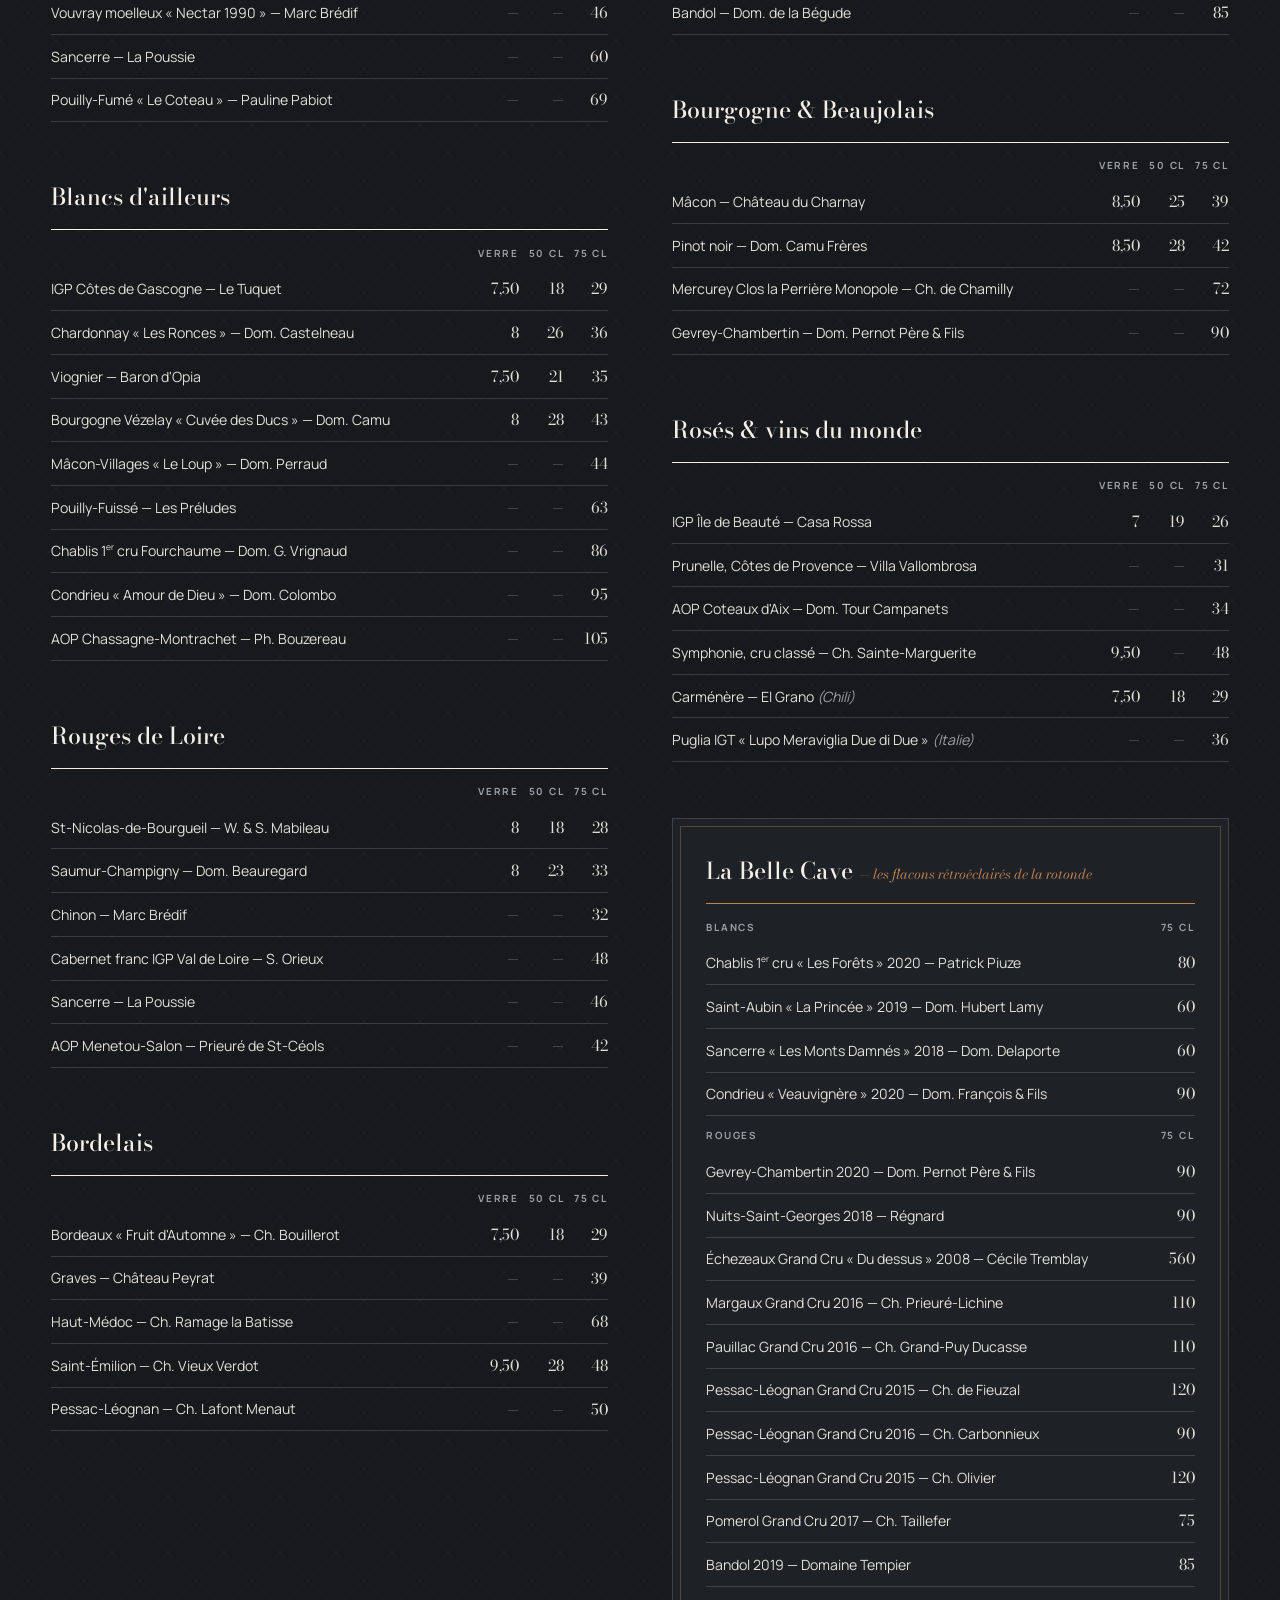
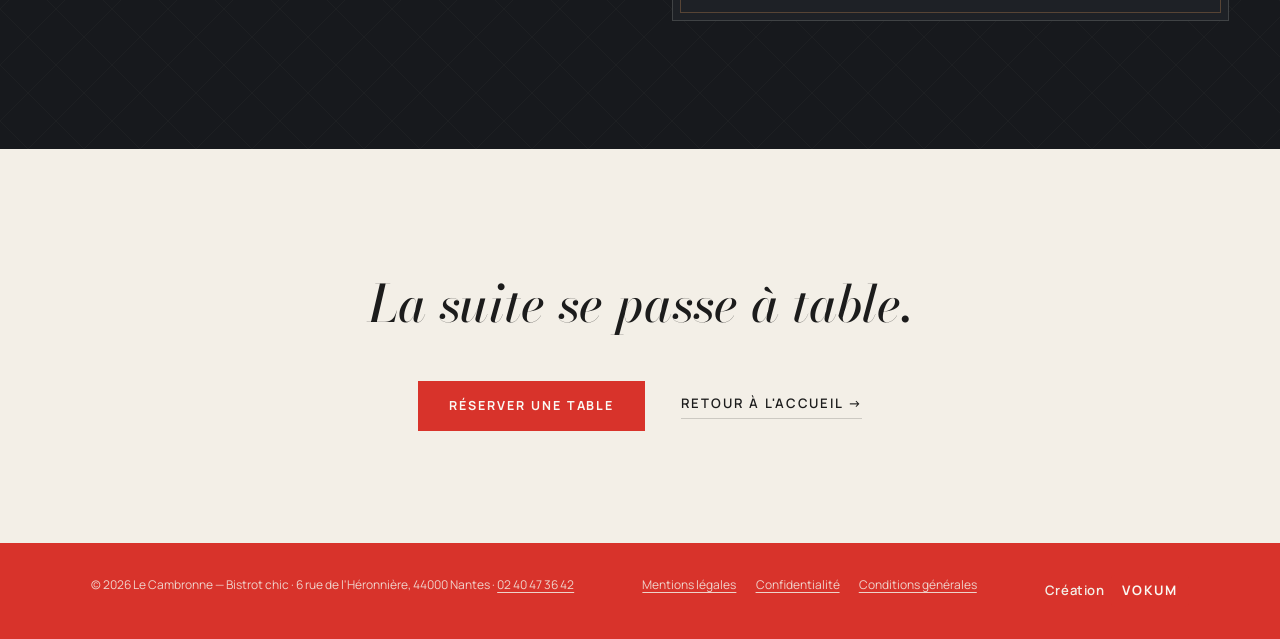
<file: carte.html>
<!DOCTYPE html>
<html lang="fr">
<head>
  <meta charset="UTF-8">
  <meta name="viewport" content="width=device-width, initial-scale=1.0">
  <title>La carte — Le Cambronne, bistrot chic à Nantes</title>
  <meta name="description" content="Tapas, risottos truffés, criée du jour, viandes et desserts maison — la carte du Cambronne, bistrot chic à Nantes, et sa carte des vins de la Loire aux grands crus.">
  <link rel="canonical" href="https://www.lecambronne-bistrotchic.fr/notre-carte.html">
  <meta property="og:type" content="website">
  <meta property="og:title" content="La carte — Le Cambronne, bistrot chic à Nantes">
  <meta property="og:description" content="Tapas, risottos truffés, criée du jour et desserts maison. 100 % fait maison, arrivages quotidiens.">
  <meta property="og:image" content="https://www.lecambronne-bistrotchic.fr/assets/img/table-dressage-bibliotheque.jpg">
  <meta property="og:locale" content="fr_FR">
  <link rel="icon" type="image/png" href="assets/img/le_c.png">
  <link rel="preconnect" href="https://fonts.googleapis.com">
  <link rel="preconnect" href="https://fonts.gstatic.com" crossorigin>
  <link href="https://fonts.googleapis.com/css2?family=Bodoni+Moda:ital,opsz,wght@0,6..96,400;0,6..96,500;0,6..96,600;1,6..96,400;1,6..96,500&family=Manrope:wght@400;500;600;700&display=swap" rel="stylesheet">
  <link rel="stylesheet" href="styles.css">
  <link rel="stylesheet" href="carte.css">
</head>
<body class="page-carte">

  <header class="nav nav--fond" id="nav">
    <div class="nav__inner">
      <a class="nav__brand" href="index.html" aria-label="Le Cambronne — accueil">
        <img src="assets/img/le_c.png" alt="" width="34" height="34" class="nav__c" decoding="async">
        <span class="nav__name">Le&nbsp;Cambronne<em>Bistrot&nbsp;chic</em></span>
      </a>
      <nav class="nav__links" aria-label="Navigation principale">
        <a href="index.html">Accueil</a>
        <a href="#carte" class="actif">La carte</a>
        <a href="#vins">Les vins</a>
        <a href="index.html#infos">Infos</a>
      </nav>
      <div class="nav__actions">
        <a class="nav__tel" href="tel:+33240473642">02 40 47 36 42</a>
        <a class="btn btn--rouge" href="https://app.overfull.fr/booking/?key_id=eyJ0eXAiOiJKV1QiLCJhbGciOiJIUzI1NiJ9.eyJrZXkiOjM5OH0.rPe6TVAcPLuRfk063mEUmEJoc5pPB_0tdmh7DfiwfVk&source=Web" target="_blank" rel="noopener">Réserver</a>
      </div>
      <button class="nav__burger" id="burger" aria-label="Ouvrir le menu" aria-expanded="false">
        <span></span><span></span>
      </button>
    </div>
  </header>

  <div class="mobilemenu" id="mobilemenu" aria-hidden="true">
    <nav class="mobilemenu__links" aria-label="Menu mobile">
      <a href="index.html"><small>·</small>Accueil</a>
      <a href="#carte"><small>I</small>La carte</a>
      <a href="#vins"><small>II</small>Les vins</a>
      <a href="index.html#infos"><small>III</small>Infos pratiques</a>
    </nav>
    <div class="mobilemenu__foot">
      <a class="btn btn--rouge" href="https://app.overfull.fr/booking/?key_id=eyJ0eXAiOiJKV1QiLCJhbGciOiJIUzI1NiJ9.eyJrZXkiOjM5OH0.rPe6TVAcPLuRfk063mEUmEJoc5pPB_0tdmh7DfiwfVk&source=Web" target="_blank" rel="noopener">Réserver une table</a>
      <a href="tel:+33240473642">02 40 47 36 42</a>
      <p>6 rue de l'Héronnière, Nantes — 7 j/7</p>
    </div>
  </div>

  <main>

    <!-- ===================== EN-TÊTE DE CARTE ===================== -->
    <section class="carte-hero">
      <p class="carte-hero__sur">Tout est fait maison — arrivages quotidiens</p>
      <h1 class="carte-hero__titre">La carte</h1>
      <p class="carte-hero__note">Les plats évoluent au fil des saisons et de la criée.<br>
      Les plats signalés <span class="veg" aria-label="végétarien">V</span> sont végétariens.</p>
      <nav class="carte-hero__sommaire" aria-label="Sommaire de la carte">
        <a href="#tapas">Tapas</a>
        <a href="#entrees">Entrées</a>
        <a href="#risottos">Risottos</a>
        <a href="#classiques">Classiques</a>
        <a href="#viandes">Viandes</a>
        <a href="#criee">La criée</a>
        <a href="#desserts">Desserts</a>
        <a href="#vins" class="carte-hero__sommaire-vins">Les vins</a>
      </nav>
    </section>

    <!-- ===================== LA CARTE ===================== -->
    <section class="menu" id="carte">

      <div class="menu__colonne">

        <article class="menu__bloc reveal" id="tapas">
          <h2><span>01</span>Tapas — à partager</h2>
          <ul class="plats">
            <li><div class="plats__ligne"><h3>Raviole de dorade et saumon frit</h3><span class="plats__filet"></span><p class="plats__prix">15,90&nbsp;€</p></div></li>
            <li><div class="plats__ligne"><h3>Labneh au miso et thym <span class="veg">V</span></h3><span class="plats__filet"></span><p class="plats__prix">13,90&nbsp;€</p></div></li>
            <li><div class="plats__ligne"><h3>Croq' foccacia truffé</h3><span class="plats__filet"></span><p class="plats__prix">15,90&nbsp;€</p></div></li>
            <li><div class="plats__ligne"><h3>Planche d'inspiration grecque</h3><span class="plats__filet"></span><p class="plats__prix">24,90&nbsp;€</p></div></li>
          </ul>
        </article>

        <article class="menu__bloc reveal" id="entrees">
          <h2><span>02</span>Entrées</h2>
          <ul class="plats">
            <li><div class="plats__ligne"><h3>Tataki de bœuf</h3><span class="plats__filet"></span><p class="plats__prix">15,00&nbsp;€</p></div></li>
            <li><div class="plats__ligne"><h3>Dorade royale grillée</h3><span class="plats__filet"></span><p class="plats__prix">17,00&nbsp;€</p></div></li>
            <li><div class="plats__ligne"><h3>La langoustine</h3><span class="plats__filet"></span><p class="plats__prix">19,90&nbsp;€</p></div></li>
            <li><div class="plats__ligne"><h3>Tofu de lentille corail <span class="veg">V</span></h3><span class="plats__filet"></span><p class="plats__prix">14,50&nbsp;€</p></div></li>
          </ul>
        </article>

        <article class="menu__bloc menu__bloc--signature reveal" id="risottos">
          <h2><span>03</span>Les risottos truffés <em>— la signature</em></h2>
          <ul class="plats">
            <li><div class="plats__ligne"><h3>À la burrata <span class="veg">V</span></h3><span class="plats__filet"></span><p class="plats__prix">24,90&nbsp;€</p></div></li>
            <li><div class="plats__ligne"><h3>Au jambon serrano</h3><span class="plats__filet"></span><p class="plats__prix">24,90&nbsp;€</p></div></li>
            <li><div class="plats__ligne"><h3>Burrata &amp; jambon serrano</h3><span class="plats__filet"></span><p class="plats__prix">28,90&nbsp;€</p></div></li>
          </ul>
        </article>

        <article class="menu__bloc reveal" id="classiques">
          <h2><span>04</span>Les classiques</h2>
          <ul class="plats">
            <li><div class="plats__ligne"><h3>La salade César</h3><span class="plats__filet"></span><p class="plats__prix">23,00&nbsp;€</p></div></li>
            <li><div class="plats__ligne"><h3>Tartare de bœuf exotique</h3><span class="plats__filet"></span><p class="plats__prix">23,50&nbsp;€</p></div></li>
            <li><div class="plats__ligne"><h3>Tartare de saumon façon bibimbap</h3><span class="plats__filet"></span><p class="plats__prix">23,50&nbsp;€</p></div></li>
          </ul>
        </article>

      </div>

      <div class="menu__colonne">

        <article class="menu__bloc reveal" id="viandes">
          <h2><span>05</span>Viandes</h2>
          <ul class="plats">
            <li><div class="plats__ligne"><h3>Le burger du Cambronne</h3><span class="plats__filet"></span><p class="plats__prix">22,00&nbsp;€</p></div></li>
            <li><div class="plats__ligne"><h3>Noix d'entrecôte irlandaise <em>~250&nbsp;g</em></h3><span class="plats__filet"></span><p class="plats__prix">37,00&nbsp;€</p></div></li>
            <li><div class="plats__ligne"><h3>La volaille</h3><span class="plats__filet"></span><p class="plats__prix">25,00&nbsp;€</p></div></li>
            <li><div class="plats__ligne"><h3>Filet de bœuf français</h3><span class="plats__filet"></span><p class="plats__prix">34,00&nbsp;€</p></div></li>
            <li><div class="plats__ligne"><h3>Pluma ibérique</h3><span class="plats__filet"></span><p class="plats__prix">24,50&nbsp;€</p></div></li>
          </ul>
        </article>

        <article class="menu__bloc reveal" id="criee">
          <h2><span>06</span>La criée</h2>
          <ul class="plats">
            <li><div class="plats__ligne"><h3>L'encornet</h3><span class="plats__filet"></span><p class="plats__prix">26,50&nbsp;€</p></div></li>
            <li><div class="plats__ligne"><h3>Thon mi-cuit au sésame</h3><span class="plats__filet"></span><p class="plats__prix">29,00&nbsp;€</p></div></li>
            <li><div class="plats__ligne"><h3>Merlu de nos côtes</h3><span class="plats__filet"></span><p class="plats__prix">27,00&nbsp;€</p></div></li>
            <li><div class="plats__ligne"><h3>Dorade en feuille de bananier</h3><span class="plats__filet"></span><p class="plats__prix">29,50&nbsp;€</p></div></li>
          </ul>
        </article>

        <article class="menu__bloc reveal" id="desserts">
          <h2><span>07</span>Desserts — tout maison, sorbets compris</h2>
          <ul class="plats">
            <li><div class="plats__ligne"><h3>Sélection de 4 fromages</h3><span class="plats__filet"></span><p class="plats__prix">14,50&nbsp;€</p></div></li>
            <li><div class="plats__ligne"><h3>Symphonie de sorbets maison</h3><span class="plats__filet"></span><p class="plats__prix">9,50&nbsp;€</p></div></li>
            <li><div class="plats__ligne"><h3>Le Cube</h3><span class="plats__filet"></span><p class="plats__prix">12,50&nbsp;€</p></div></li>
            <li><div class="plats__ligne"><h3>La framboise</h3><span class="plats__filet"></span><p class="plats__prix">13,00&nbsp;€</p></div></li>
            <li><div class="plats__ligne"><h3>Le mille-feuille</h3><span class="plats__filet"></span><p class="plats__prix">13,00&nbsp;€</p></div></li>
            <li><div class="plats__ligne"><h3>Pamplemousse &amp; hibiscus</h3><span class="plats__filet"></span><p class="plats__prix">12,50&nbsp;€</p></div></li>
            <li><div class="plats__ligne"><h3>Lait ribot, citron &amp; sarrasin</h3><span class="plats__filet"></span><p class="plats__prix">12,00&nbsp;€</p></div></li>
            <li><div class="plats__ligne"><h3>Le cookie <em>— pour 2</em></h3><span class="plats__filet"></span><p class="plats__prix">24,50&nbsp;€</p></div></li>
            <li><div class="plats__ligne"><h3>Café ou thé gourmand</h3><span class="plats__filet"></span><p class="plats__prix">10,90&nbsp;€</p></div></li>
          </ul>
        </article>

      </div>
    </section>

    <!-- ===================== LES VINS ===================== -->
    <section class="vins" id="vins">
      <div class="vins__entete reveal">
        <p class="acte__numero acte__numero--rouge">La cave</p>
        <h2 class="acte__titre">Les vins<br><em>de la Loire aux grands crus</em></h2>
        <p class="vins__note">Prix TVA et service inclus — verre 12&nbsp;cl · 50&nbsp;cl · bouteille 75&nbsp;cl.<br>Certaines références sont proposées en différents millésimes.</p>
      </div>

      <div class="vins__grille">

        <article class="vins__bloc reveal">
          <h3>Muscadets <em>— le pays du vignoble</em></h3>
          <table class="vins__table">
            <thead><tr><th scope="col">Sèvre-et-Maine</th><th scope="col">Verre</th><th scope="col">50&nbsp;cl</th><th scope="col">75&nbsp;cl</th></tr></thead>
            <tbody>
              <tr><td>Sur lie — Dom. Ménard-Gaborit</td><td>7,50</td><td>21</td><td>29</td></tr>
              <tr><td>Sur lie « Les Vignes du Bourg » — Julien Braud</td><td>—</td><td>—</td><td>33</td></tr>
              <tr><td>Sur lie « Les Bonnets Blancs » — Dom. Bonnet-Huteau</td><td>—</td><td>—</td><td>34</td></tr>
              <tr><td>« Clisson » — Dom. de l'Épinay</td><td>—</td><td>—</td><td>45</td></tr>
            </tbody>
          </table>
        </article>

        <article class="vins__bloc reveal">
          <h3>Blancs de Loire</h3>
          <table class="vins__table">
            <thead><tr><th scope="col"></th><th scope="col">Verre</th><th scope="col">50&nbsp;cl</th><th scope="col">75&nbsp;cl</th></tr></thead>
            <tbody>
              <tr><td>AOP Cheverny — La Colline aux Princes</td><td>7,50</td><td>24</td><td>39</td></tr>
              <tr><td>Coteaux du Layon — Dumnacus Vignerons</td><td>8,50</td><td>—</td><td>34</td></tr>
              <tr><td>Quincy — Domaine J. Rouzé</td><td>—</td><td>—</td><td>39</td></tr>
              <tr><td>AOP Menetou-Salon — Prieuré de St-Céols</td><td>—</td><td>—</td><td>48</td></tr>
              <tr><td>Vouvray moelleux « Nectar 1990 » — Marc Brédif</td><td>—</td><td>—</td><td>46</td></tr>
              <tr><td>Sancerre — La Poussie</td><td>—</td><td>—</td><td>60</td></tr>
              <tr><td>Pouilly-Fumé « Le Coteau » — Pauline Pabiot</td><td>—</td><td>—</td><td>69</td></tr>
            </tbody>
          </table>
        </article>

        <article class="vins__bloc reveal">
          <h3>Blancs d'ailleurs</h3>
          <table class="vins__table">
            <thead><tr><th scope="col"></th><th scope="col">Verre</th><th scope="col">50&nbsp;cl</th><th scope="col">75&nbsp;cl</th></tr></thead>
            <tbody>
              <tr><td>IGP Côtes de Gascogne — Le Tuquet</td><td>7,50</td><td>18</td><td>29</td></tr>
              <tr><td>Chardonnay « Les Ronces » — Dom. Castelneau</td><td>8</td><td>26</td><td>36</td></tr>
              <tr><td>Viognier — Baron d'Opia</td><td>7,50</td><td>21</td><td>35</td></tr>
              <tr><td>Bourgogne Vézelay « Cuvée des Ducs » — Dom. Camu</td><td>8</td><td>28</td><td>43</td></tr>
              <tr><td>Mâcon-Villages « Le Loup » — Dom. Perraud</td><td>—</td><td>—</td><td>44</td></tr>
              <tr><td>Pouilly-Fuissé — Les Préludes</td><td>—</td><td>—</td><td>63</td></tr>
              <tr><td>Chablis 1<sup>er</sup> cru Fourchaume — Dom. G. Vrignaud</td><td>—</td><td>—</td><td>86</td></tr>
              <tr><td>Condrieu « Amour de Dieu » — Dom. Colombo</td><td>—</td><td>—</td><td>95</td></tr>
              <tr><td>AOP Chassagne-Montrachet — Ph. Bouzereau</td><td>—</td><td>—</td><td>105</td></tr>
            </tbody>
          </table>
        </article>

        <article class="vins__bloc reveal">
          <h3>Rouges de Loire</h3>
          <table class="vins__table">
            <thead><tr><th scope="col"></th><th scope="col">Verre</th><th scope="col">50&nbsp;cl</th><th scope="col">75&nbsp;cl</th></tr></thead>
            <tbody>
              <tr><td>St-Nicolas-de-Bourgueil — W. &amp; S. Mabileau</td><td>8</td><td>18</td><td>28</td></tr>
              <tr><td>Saumur-Champigny — Dom. Beauregard</td><td>8</td><td>23</td><td>33</td></tr>
              <tr><td>Chinon — Marc Brédif</td><td>—</td><td>—</td><td>32</td></tr>
              <tr><td>Cabernet franc IGP Val de Loire — S. Orieux</td><td>—</td><td>—</td><td>48</td></tr>
              <tr><td>Sancerre — La Poussie</td><td>—</td><td>—</td><td>46</td></tr>
              <tr><td>AOP Menetou-Salon — Prieuré de St-Céols</td><td>—</td><td>—</td><td>42</td></tr>
            </tbody>
          </table>
        </article>

        <article class="vins__bloc reveal">
          <h3>Bordelais</h3>
          <table class="vins__table">
            <thead><tr><th scope="col"></th><th scope="col">Verre</th><th scope="col">50&nbsp;cl</th><th scope="col">75&nbsp;cl</th></tr></thead>
            <tbody>
              <tr><td>Bordeaux « Fruit d'Automne » — Ch. Bouillerot</td><td>7,50</td><td>18</td><td>29</td></tr>
              <tr><td>Graves — Château Peyrat</td><td>—</td><td>—</td><td>39</td></tr>
              <tr><td>Haut-Médoc — Ch. Ramage la Batisse</td><td>—</td><td>—</td><td>68</td></tr>
              <tr><td>Saint-Émilion — Ch. Vieux Verdot</td><td>9,50</td><td>28</td><td>48</td></tr>
              <tr><td>Pessac-Léognan — Ch. Lafont Menaut</td><td>—</td><td>—</td><td>50</td></tr>
            </tbody>
          </table>
        </article>

        <article class="vins__bloc reveal">
          <h3>Rhône</h3>
          <table class="vins__table">
            <thead><tr><th scope="col"></th><th scope="col">Verre</th><th scope="col">50&nbsp;cl</th><th scope="col">75&nbsp;cl</th></tr></thead>
            <tbody>
              <tr><td>Côtes du Rhône — Dom. de La Croisette</td><td>8</td><td>21</td><td>29</td></tr>
              <tr><td>Crozes-Hermitage — Dom. des Rémizières</td><td>10</td><td>25</td><td>48</td></tr>
              <tr><td>Vacqueyras — Dom. de La Ganse</td><td>—</td><td>—</td><td>49</td></tr>
              <tr><td>Saint-Joseph — Dom. Colombo</td><td>—</td><td>—</td><td>54</td></tr>
              <tr><td>Cornas — Dom. Colombo</td><td>—</td><td>—</td><td>64</td></tr>
            </tbody>
          </table>
        </article>

        <article class="vins__bloc reveal">
          <h3>Sud</h3>
          <table class="vins__table">
            <thead><tr><th scope="col"></th><th scope="col">Verre</th><th scope="col">50&nbsp;cl</th><th scope="col">75&nbsp;cl</th></tr></thead>
            <tbody>
              <tr><td>St-Chinian « Les Schistes de Paul » — Clos la Rivière</td><td>8</td><td>21</td><td>31</td></tr>
              <tr><td>Madiran « Cuvée Camy » — Dom. Laougué</td><td>—</td><td>—</td><td>39</td></tr>
              <tr><td>Pic Saint-Loup — Le Sentier des Drailles</td><td>8</td><td>24</td><td>36</td></tr>
              <tr><td>Bandol — Dom. de la Bégude</td><td>—</td><td>—</td><td>85</td></tr>
            </tbody>
          </table>
        </article>

        <article class="vins__bloc reveal">
          <h3>Bourgogne &amp; Beaujolais</h3>
          <table class="vins__table">
            <thead><tr><th scope="col"></th><th scope="col">Verre</th><th scope="col">50&nbsp;cl</th><th scope="col">75&nbsp;cl</th></tr></thead>
            <tbody>
              <tr><td>Mâcon — Château du Charnay</td><td>8,50</td><td>25</td><td>39</td></tr>
              <tr><td>Pinot noir — Dom. Camu Frères</td><td>8,50</td><td>28</td><td>42</td></tr>
              <tr><td>Mercurey Clos la Perrière Monopole — Ch. de Chamilly</td><td>—</td><td>—</td><td>72</td></tr>
              <tr><td>Gevrey-Chambertin — Dom. Pernot Père &amp; Fils</td><td>—</td><td>—</td><td>90</td></tr>
            </tbody>
          </table>
        </article>

        <article class="vins__bloc reveal">
          <h3>Rosés &amp; vins du monde</h3>
          <table class="vins__table">
            <thead><tr><th scope="col"></th><th scope="col">Verre</th><th scope="col">50&nbsp;cl</th><th scope="col">75&nbsp;cl</th></tr></thead>
            <tbody>
              <tr><td>IGP Île de Beauté — Casa Rossa</td><td>7</td><td>19</td><td>26</td></tr>
              <tr><td>Prunelle, Côtes de Provence — Villa Vallombrosa</td><td>—</td><td>—</td><td>31</td></tr>
              <tr><td>AOP Coteaux d'Aix — Dom. Tour Campanets</td><td>—</td><td>—</td><td>34</td></tr>
              <tr><td>Symphonie, cru classé — Ch. Sainte-Marguerite</td><td>9,50</td><td>—</td><td>48</td></tr>
              <tr><td>Carménère — El Grano <em>(Chili)</em></td><td>7,50</td><td>18</td><td>29</td></tr>
              <tr><td>Puglia IGT « Lupo Meraviglia Due di Due » <em>(Italie)</em></td><td>—</td><td>—</td><td>36</td></tr>
            </tbody>
          </table>
        </article>

        <article class="vins__bloc vins__bloc--belle reveal">
          <h3>La Belle Cave <em>— les flacons rétroéclairés de la rotonde</em></h3>
          <table class="vins__table">
            <thead><tr><th scope="col">Blancs</th><th scope="col" colspan="3">75&nbsp;cl</th></tr></thead>
            <tbody>
              <tr><td>Chablis 1<sup>er</sup> cru « Les Forêts » 2020 — Patrick Piuze</td><td colspan="3">80</td></tr>
              <tr><td>Saint-Aubin « La Princée » 2019 — Dom. Hubert Lamy</td><td colspan="3">60</td></tr>
              <tr><td>Sancerre « Les Monts Damnés » 2018 — Dom. Delaporte</td><td colspan="3">60</td></tr>
              <tr><td>Condrieu « Veauvignère » 2020 — Dom. François &amp; Fils</td><td colspan="3">90</td></tr>
            </tbody>
            <thead><tr><th scope="col">Rouges</th><th scope="col" colspan="3">75&nbsp;cl</th></tr></thead>
            <tbody>
              <tr><td>Gevrey-Chambertin 2020 — Dom. Pernot Père &amp; Fils</td><td colspan="3">90</td></tr>
              <tr><td>Nuits-Saint-Georges 2018 — Régnard</td><td colspan="3">90</td></tr>
              <tr><td>Échezeaux Grand Cru « Du dessus » 2008 — Cécile Tremblay</td><td colspan="3">560</td></tr>
              <tr><td>Margaux Grand Cru 2016 — Ch. Prieuré-Lichine</td><td colspan="3">110</td></tr>
              <tr><td>Pauillac Grand Cru 2016 — Ch. Grand-Puy Ducasse</td><td colspan="3">110</td></tr>
              <tr><td>Pessac-Léognan Grand Cru 2015 — Ch. de Fieuzal</td><td colspan="3">120</td></tr>
              <tr><td>Pessac-Léognan Grand Cru 2016 — Ch. Carbonnieux</td><td colspan="3">90</td></tr>
              <tr><td>Pessac-Léognan Grand Cru 2015 — Ch. Olivier</td><td colspan="3">120</td></tr>
              <tr><td>Pomerol Grand Cru 2017 — Ch. Taillefer</td><td colspan="3">75</td></tr>
              <tr><td>Bandol 2019 — Domaine Tempier</td><td colspan="3">85</td></tr>
            </tbody>
          </table>
        </article>

      </div>
    </section>

    <!-- ===================== CTA FINAL ===================== -->
    <section class="carte-cta">
      <p class="carte-cta__phrase reveal">La suite se passe à table.</p>
      <div class="carte-cta__actions reveal">
        <a class="btn btn--rouge btn--grand" href="https://app.overfull.fr/booking/?key_id=eyJ0eXAiOiJKV1QiLCJhbGciOiJIUzI1NiJ9.eyJrZXkiOjM5OH0.rPe6TVAcPLuRfk063mEUmEJoc5pPB_0tdmh7DfiwfVk&source=Web" target="_blank" rel="noopener">Réserver une table</a>
        <a class="hero__lien-carte" href="index.html">Retour à l'accueil <span aria-hidden="true">→</span></a>
      </div>
    </section>

  </main>

  <footer class="footer footer--simple">
    <div class="footer__mentions">
      <p>© <span id="annee">2026</span> Le Cambronne — Bistrot chic · 6 rue de l'Héronnière, 44000 Nantes · <a href="tel:+33240473642">02 40 47 36 42</a></p>
      <p class="footer__liens">
        <a href="mentions-legales.html">Mentions légales</a>
        <a href="confidentialite.html">Confidentialité</a>
        <a href="cgv.html">Conditions générales</a>
      </p>
      <p class="footer__credit">Création <a href="https://vokumagency.com" target="_blank" rel="noopener">Vokum</a></p>
    </div>
  </footer>

  <script src="main.js" defer></script>
</body>
</html>
</file>
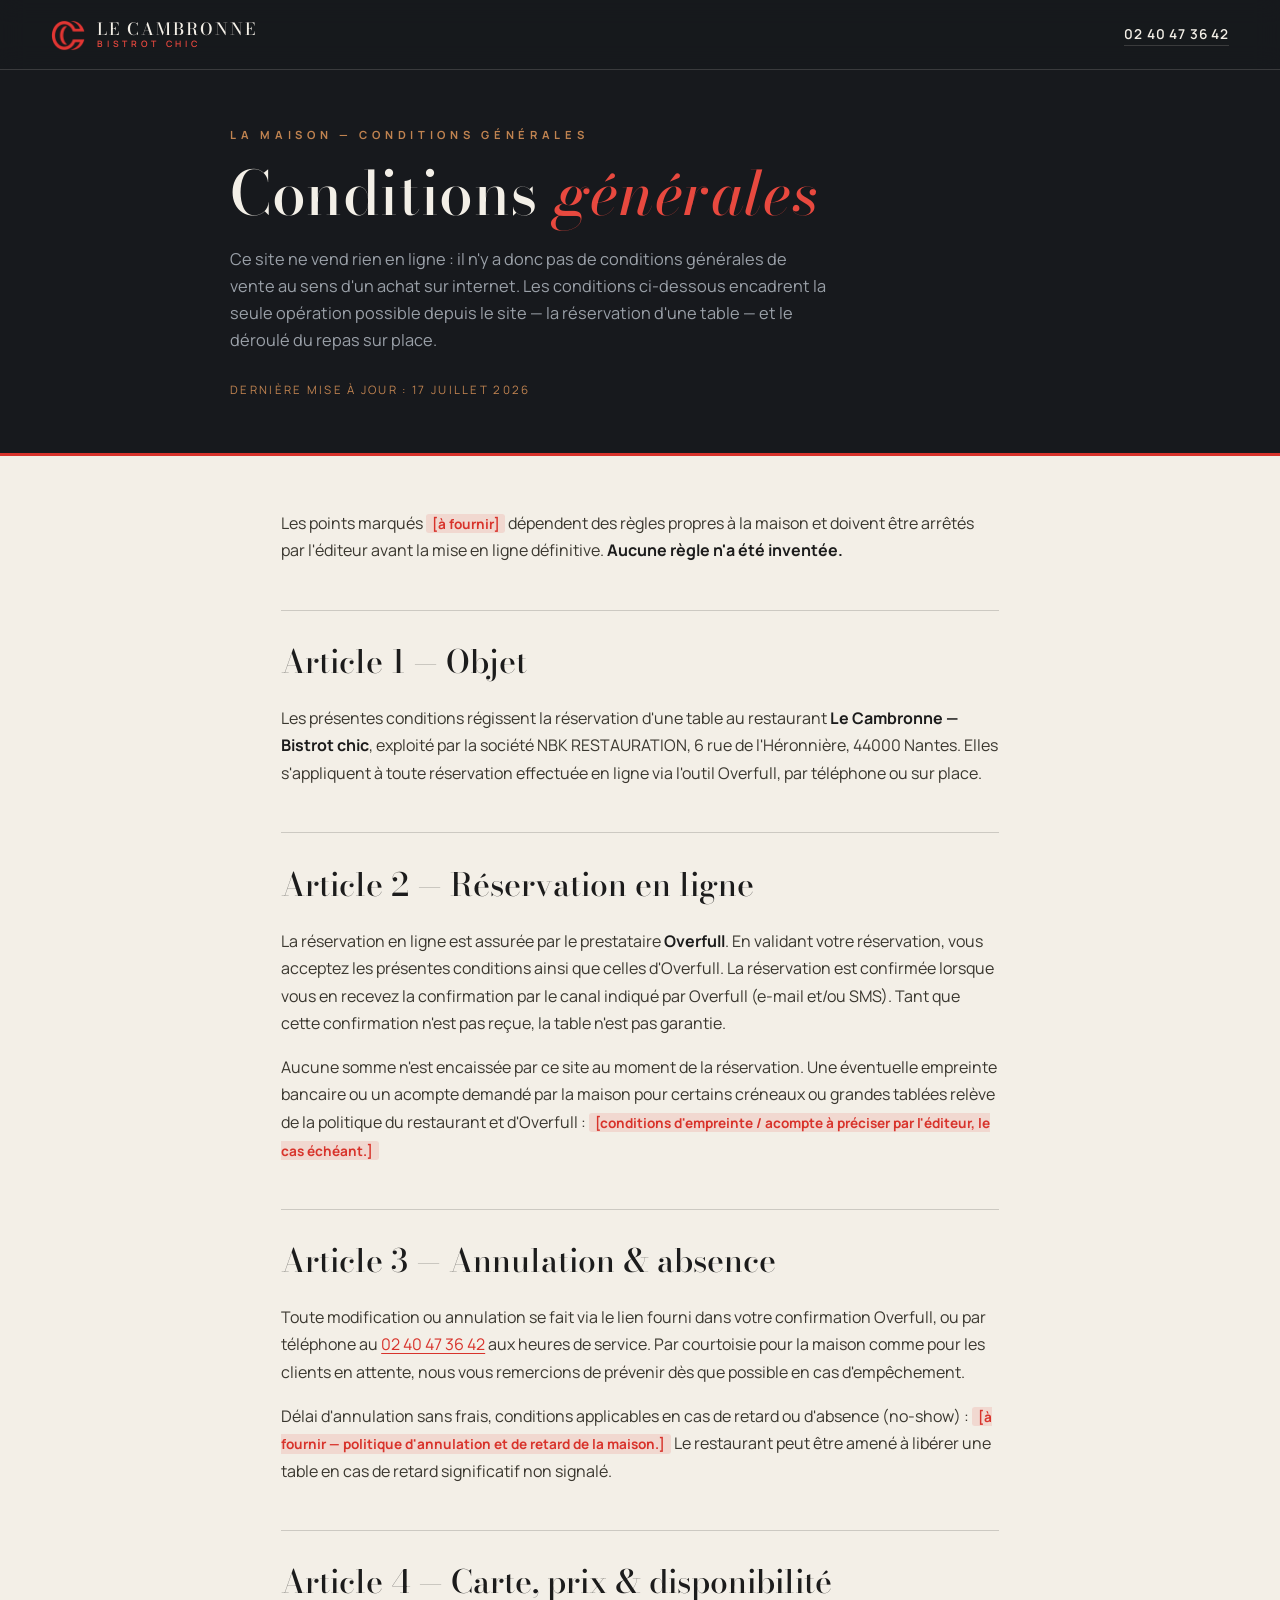
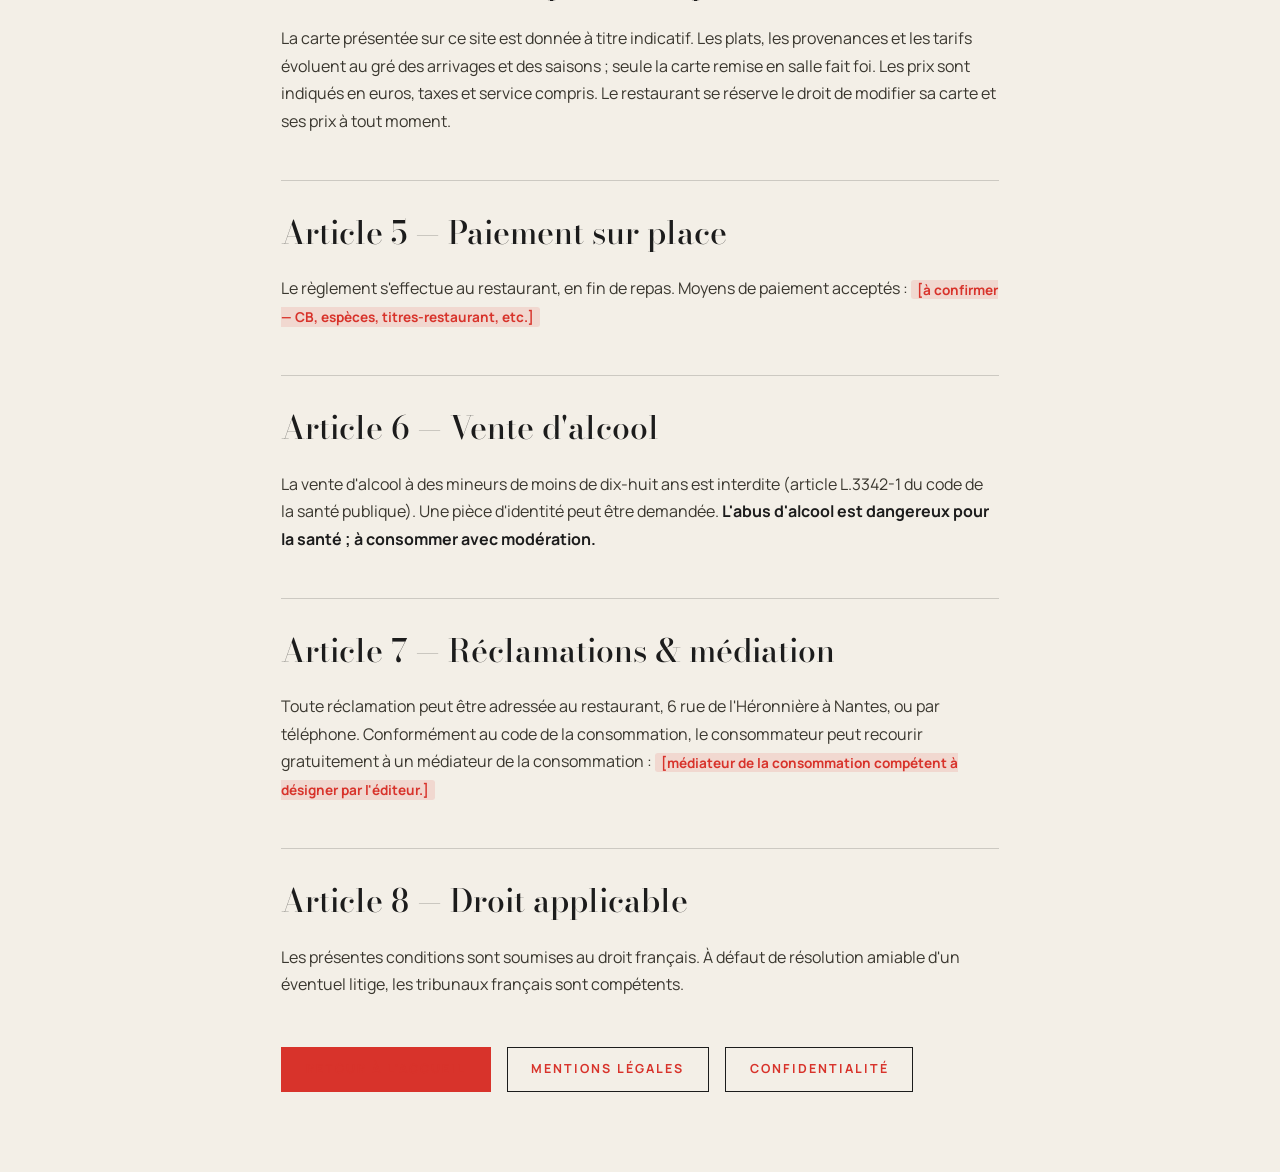
<file: cgv.html>
<!DOCTYPE html>
<html lang="fr">
<head>
  <meta charset="UTF-8">
  <meta name="viewport" content="width=device-width, initial-scale=1.0">
  <title>Conditions générales — Le Cambronne, Nantes</title>
  <meta name="description" content="Conditions générales du Cambronne : réservation en ligne via Overfull, tarifs, annulation et absence, moyens de paiement sur place.">
  <meta name="robots" content="index, follow">
  <link rel="icon" type="image/png" href="assets/img/le_c.png">
  <link rel="preconnect" href="https://fonts.googleapis.com">
  <link rel="preconnect" href="https://fonts.gstatic.com" crossorigin>
  <link href="https://fonts.googleapis.com/css2?family=Bodoni+Moda:ital,opsz,wght@0,6..96,400;0,6..96,500;1,6..96,400;1,6..96,500&family=Manrope:wght@400;500;600;700&display=swap" rel="stylesheet">
  <link rel="stylesheet" href="styles.css">
</head>
<body class="legal-page">

  <header class="nav nav--fond" id="nav">
    <div class="nav__inner">
      <a class="nav__brand" href="index.html" aria-label="Le Cambronne — accueil">
        <img src="assets/img/le_c.png" alt="" width="34" height="34" class="nav__c" decoding="async">
        <span class="nav__name">Le&nbsp;Cambronne<em>Bistrot&nbsp;chic</em></span>
      </a>
      <a class="nav__tel" href="tel:+33240473642">02 40 47 36 42</a>
    </div>
  </header>

  <main>
    <section class="legal-head">
      <div class="wrap">
        <p class="kicker">La maison — Conditions générales</p>
        <h1>Conditions <em>générales</em></h1>
        <p class="legal-lede">
          Ce site ne vend rien en ligne : il n'y a donc pas de conditions générales de vente
          au sens d'un achat sur internet. Les conditions ci-dessous encadrent la seule
          opération possible depuis le site — la réservation d'une table — et le déroulé du
          repas sur place.
        </p>
        <p class="legal-maj">Dernière mise à jour : 17 juillet 2026</p>
      </div>
    </section>

    <section class="legal">

      <p>
        Les points marqués <span class="manque">[à fournir]</span> dépendent des règles
        propres à la maison et doivent être arrêtés par l'éditeur avant la mise en ligne
        définitive. <strong>Aucune règle n'a été inventée.</strong>
      </p>

      <h2>Article 1 — Objet</h2>
      <p>
        Les présentes conditions régissent la réservation d'une table au restaurant
        <strong>Le Cambronne — Bistrot chic</strong>, exploité par la société
        NBK RESTAURATION, 6 rue de l'Héronnière, 44000 Nantes. Elles s'appliquent à toute
        réservation effectuée en ligne via l'outil Overfull, par téléphone ou sur place.
      </p>

      <h2>Article 2 — Réservation en ligne</h2>
      <p>
        La réservation en ligne est assurée par le prestataire <strong>Overfull</strong>.
        En validant votre réservation, vous acceptez les présentes conditions ainsi que
        celles d'Overfull. La réservation est confirmée lorsque vous en recevez la
        confirmation par le canal indiqué par Overfull (e-mail et/ou SMS). Tant que cette
        confirmation n'est pas reçue, la table n'est pas garantie.
      </p>
      <p>
        Aucune somme n'est encaissée par ce site au moment de la réservation. Une éventuelle
        empreinte bancaire ou un acompte demandé par la maison pour certains créneaux ou
        grandes tablées relève de la politique du restaurant et d'Overfull :
        <span class="manque">[conditions d'empreinte / acompte à préciser par l'éditeur, le cas échéant.]</span>
      </p>

      <h2>Article 3 — Annulation &amp; absence</h2>
      <p>
        Toute modification ou annulation se fait via le lien fourni dans votre confirmation
        Overfull, ou par téléphone au <a href="tel:+33240473642">02 40 47 36 42</a> aux
        heures de service. Par courtoisie pour la maison comme pour les clients en attente,
        nous vous remercions de prévenir dès que possible en cas d'empêchement.
      </p>
      <p>
        Délai d'annulation sans frais, conditions applicables en cas de retard ou d'absence
        (no-show) : <span class="manque">[à fournir — politique d'annulation et de retard de la maison.]</span>
        Le restaurant peut être amené à libérer une table en cas de retard significatif non
        signalé.
      </p>

      <h2>Article 4 — Carte, prix &amp; disponibilité</h2>
      <p>
        La carte présentée sur ce site est donnée à titre indicatif. Les plats, les
        provenances et les tarifs évoluent au gré des arrivages et des saisons ; seule la
        carte remise en salle fait foi. Les prix sont indiqués en euros, taxes et service
        compris. Le restaurant se réserve le droit de modifier sa carte et ses prix à tout
        moment.
      </p>

      <h2>Article 5 — Paiement sur place</h2>
      <p>
        Le règlement s'effectue au restaurant, en fin de repas. Moyens de paiement
        acceptés : <span class="manque">[à confirmer — CB, espèces, titres-restaurant, etc.]</span>
      </p>

      <h2>Article 6 — Vente d'alcool</h2>
      <p>
        La vente d'alcool à des mineurs de moins de dix-huit ans est interdite
        (article L.3342-1 du code de la santé publique). Une pièce d'identité peut être
        demandée. <strong>L'abus d'alcool est dangereux pour la santé ; à consommer avec
        modération.</strong>
      </p>

      <h2>Article 7 — Réclamations &amp; médiation</h2>
      <p>
        Toute réclamation peut être adressée au restaurant, 6 rue de l'Héronnière à Nantes,
        ou par téléphone. Conformément au code de la consommation, le consommateur peut
        recourir gratuitement à un médiateur de la consommation :
        <span class="manque">[médiateur de la consommation compétent à désigner par l'éditeur.]</span>
      </p>

      <h2>Article 8 — Droit applicable</h2>
      <p>
        Les présentes conditions sont soumises au droit français. À défaut de résolution
        amiable d'un éventuel litige, les tribunaux français sont compétents.
      </p>

      <div class="legal-actions">
        <a class="btn btn--rouge" href="index.html">Retour à l'accueil</a>
        <a class="btn btn--encre" href="mentions-legales.html">Mentions légales</a>
        <a class="btn btn--encre" href="confidentialite.html">Confidentialité</a>
      </div>

    </section>
  </main>

</body>
</html>
</file>
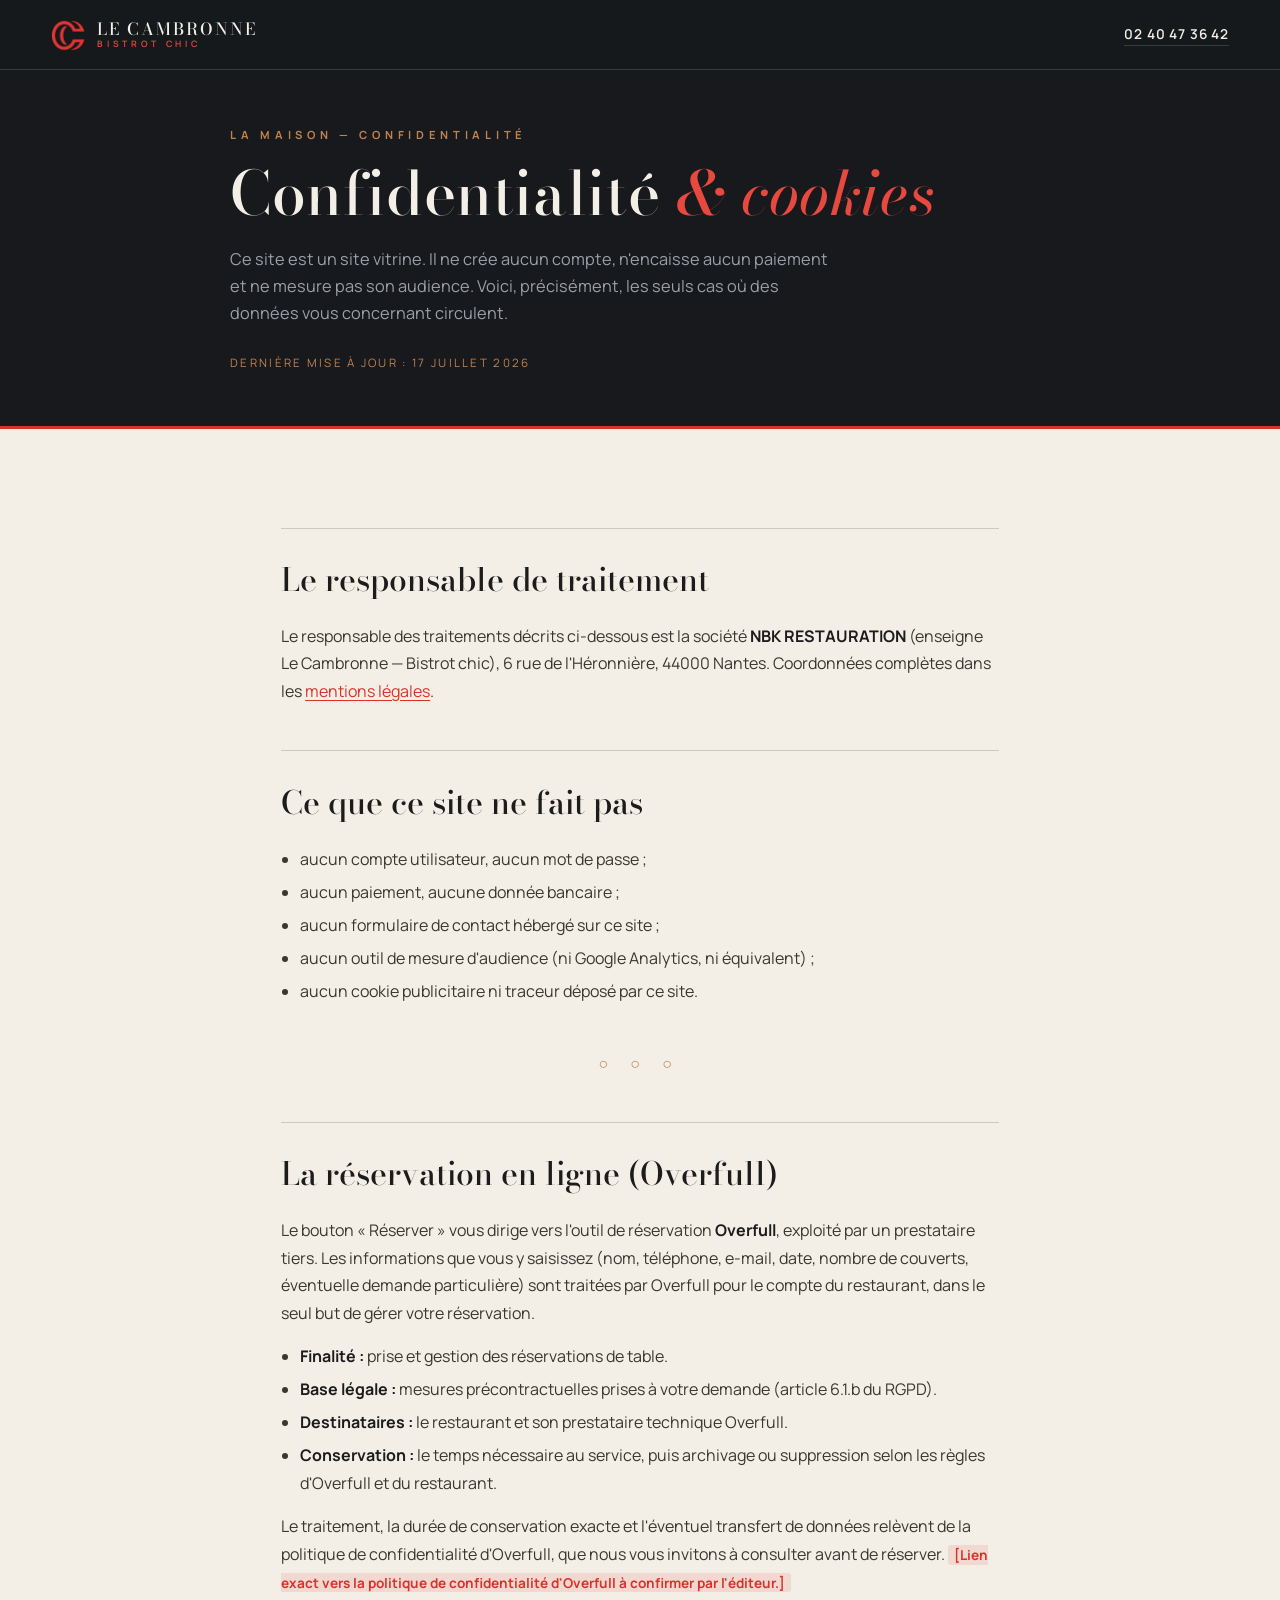
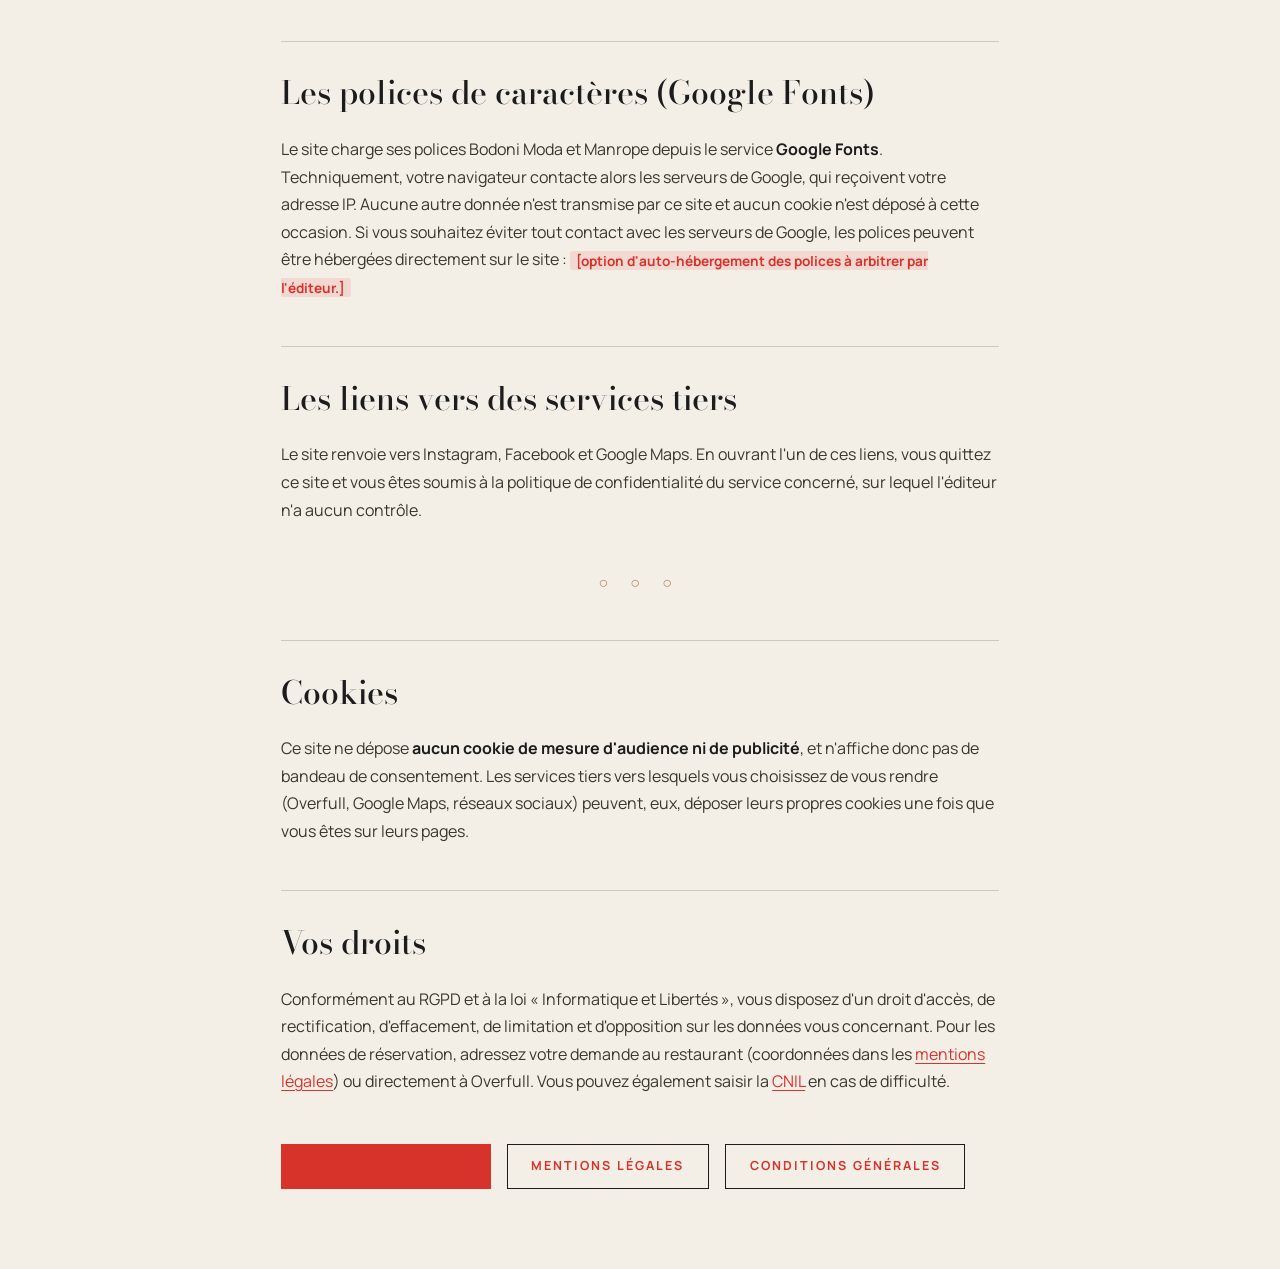
<file: confidentialite.html>
<!DOCTYPE html>
<html lang="fr">
<head>
  <meta charset="UTF-8">
  <meta name="viewport" content="width=device-width, initial-scale=1.0">
  <title>Confidentialité &amp; cookies — Le Cambronne, Nantes</title>
  <meta name="description" content="Politique de confidentialité du site du Cambronne : données personnelles, réservation Overfull, polices Google Fonts, cookies.">
  <meta name="robots" content="index, follow">
  <link rel="icon" type="image/png" href="assets/img/le_c.png">
  <link rel="preconnect" href="https://fonts.googleapis.com">
  <link rel="preconnect" href="https://fonts.gstatic.com" crossorigin>
  <link href="https://fonts.googleapis.com/css2?family=Bodoni+Moda:ital,opsz,wght@0,6..96,400;0,6..96,500;1,6..96,400;1,6..96,500&family=Manrope:wght@400;500;600;700&display=swap" rel="stylesheet">
  <link rel="stylesheet" href="styles.css">
</head>
<body class="legal-page">

  <header class="nav nav--fond" id="nav">
    <div class="nav__inner">
      <a class="nav__brand" href="index.html" aria-label="Le Cambronne — accueil">
        <img src="assets/img/le_c.png" alt="" width="34" height="34" class="nav__c" decoding="async">
        <span class="nav__name">Le&nbsp;Cambronne<em>Bistrot&nbsp;chic</em></span>
      </a>
      <a class="nav__tel" href="tel:+33240473642">02 40 47 36 42</a>
    </div>
  </header>

  <main>
    <section class="legal-head">
      <div class="wrap">
        <p class="kicker">La maison — Confidentialité</p>
        <h1>Confidentialité <em>&amp; cookies</em></h1>
        <p class="legal-lede">
          Ce site est un site vitrine. Il ne crée aucun compte, n'encaisse aucun paiement
          et ne mesure pas son audience. Voici, précisément, les seuls cas où des données
          vous concernant circulent.
        </p>
        <p class="legal-maj">Dernière mise à jour : 17 juillet 2026</p>
      </div>
    </section>

    <section class="legal">

      <h2>Le responsable de traitement</h2>
      <p>
        Le responsable des traitements décrits ci-dessous est la société
        <strong>NBK RESTAURATION</strong> (enseigne Le Cambronne — Bistrot chic),
        6 rue de l'Héronnière, 44000 Nantes. Coordonnées complètes dans les
        <a href="mentions-legales.html">mentions légales</a>.
      </p>

      <h2>Ce que ce site ne fait pas</h2>
      <ul>
        <li>aucun compte utilisateur, aucun mot de passe ;</li>
        <li>aucun paiement, aucune donnée bancaire ;</li>
        <li>aucun formulaire de contact hébergé sur ce site ;</li>
        <li>aucun outil de mesure d'audience (ni Google Analytics, ni équivalent) ;</li>
        <li>aucun cookie publicitaire ni traceur déposé par ce site.</li>
      </ul>

      <div class="legal-sep" aria-hidden="true">○ ○ ○</div>

      <h2>La réservation en ligne (Overfull)</h2>
      <p>
        Le bouton « Réserver » vous dirige vers l'outil de réservation
        <strong>Overfull</strong>, exploité par un prestataire tiers. Les informations que
        vous y saisissez (nom, téléphone, e-mail, date, nombre de couverts, éventuelle
        demande particulière) sont traitées par Overfull pour le compte du restaurant, dans
        le seul but de gérer votre réservation.
      </p>
      <ul>
        <li><strong>Finalité :</strong> prise et gestion des réservations de table.</li>
        <li><strong>Base légale :</strong> mesures précontractuelles prises à votre demande (article 6.1.b du RGPD).</li>
        <li><strong>Destinataires :</strong> le restaurant et son prestataire technique Overfull.</li>
        <li><strong>Conservation :</strong> le temps nécessaire au service, puis archivage ou suppression selon les règles d'Overfull et du restaurant.</li>
      </ul>
      <p>
        Le traitement, la durée de conservation exacte et l'éventuel transfert de données
        relèvent de la politique de confidentialité d'Overfull, que nous vous invitons à
        consulter avant de réserver. <span class="manque">[Lien exact vers la politique de confidentialité d'Overfull à confirmer par l'éditeur.]</span>
      </p>

      <h2>Les polices de caractères (Google Fonts)</h2>
      <p>
        Le site charge ses polices Bodoni Moda et Manrope depuis le service
        <strong>Google Fonts</strong>. Techniquement, votre navigateur contacte alors les
        serveurs de Google, qui reçoivent votre adresse IP. Aucune autre donnée n'est
        transmise par ce site et aucun cookie n'est déposé à cette occasion. Si vous
        souhaitez éviter tout contact avec les serveurs de Google, les polices peuvent être
        hébergées directement sur le site : <span class="manque">[option d'auto-hébergement des polices à arbitrer par l'éditeur.]</span>
      </p>

      <h2>Les liens vers des services tiers</h2>
      <p>
        Le site renvoie vers Instagram, Facebook et Google Maps. En ouvrant l'un de ces
        liens, vous quittez ce site et vous êtes soumis à la politique de confidentialité du
        service concerné, sur lequel l'éditeur n'a aucun contrôle.
      </p>

      <div class="legal-sep" aria-hidden="true">○ ○ ○</div>

      <h2>Cookies</h2>
      <p id="cookies">
        Ce site ne dépose <strong>aucun cookie de mesure d'audience ni de publicité</strong>,
        et n'affiche donc pas de bandeau de consentement. Les services tiers vers lesquels
        vous choisissez de vous rendre (Overfull, Google Maps, réseaux sociaux) peuvent, eux,
        déposer leurs propres cookies une fois que vous êtes sur leurs pages.
      </p>

      <h2>Vos droits</h2>
      <p>
        Conformément au RGPD et à la loi « Informatique et Libertés », vous disposez d'un
        droit d'accès, de rectification, d'effacement, de limitation et d'opposition sur les
        données vous concernant. Pour les données de réservation, adressez votre demande au
        restaurant (coordonnées dans les <a href="mentions-legales.html">mentions légales</a>)
        ou directement à Overfull. Vous pouvez également saisir la
        <a href="https://www.cnil.fr" target="_blank" rel="noopener noreferrer">CNIL</a> en cas
        de difficulté.
      </p>

      <div class="legal-actions">
        <a class="btn btn--rouge" href="index.html">Retour à l'accueil</a>
        <a class="btn btn--encre" href="mentions-legales.html">Mentions légales</a>
        <a class="btn btn--encre" href="cgv.html">Conditions générales</a>
      </div>

    </section>
  </main>

</body>
</html>
</file>
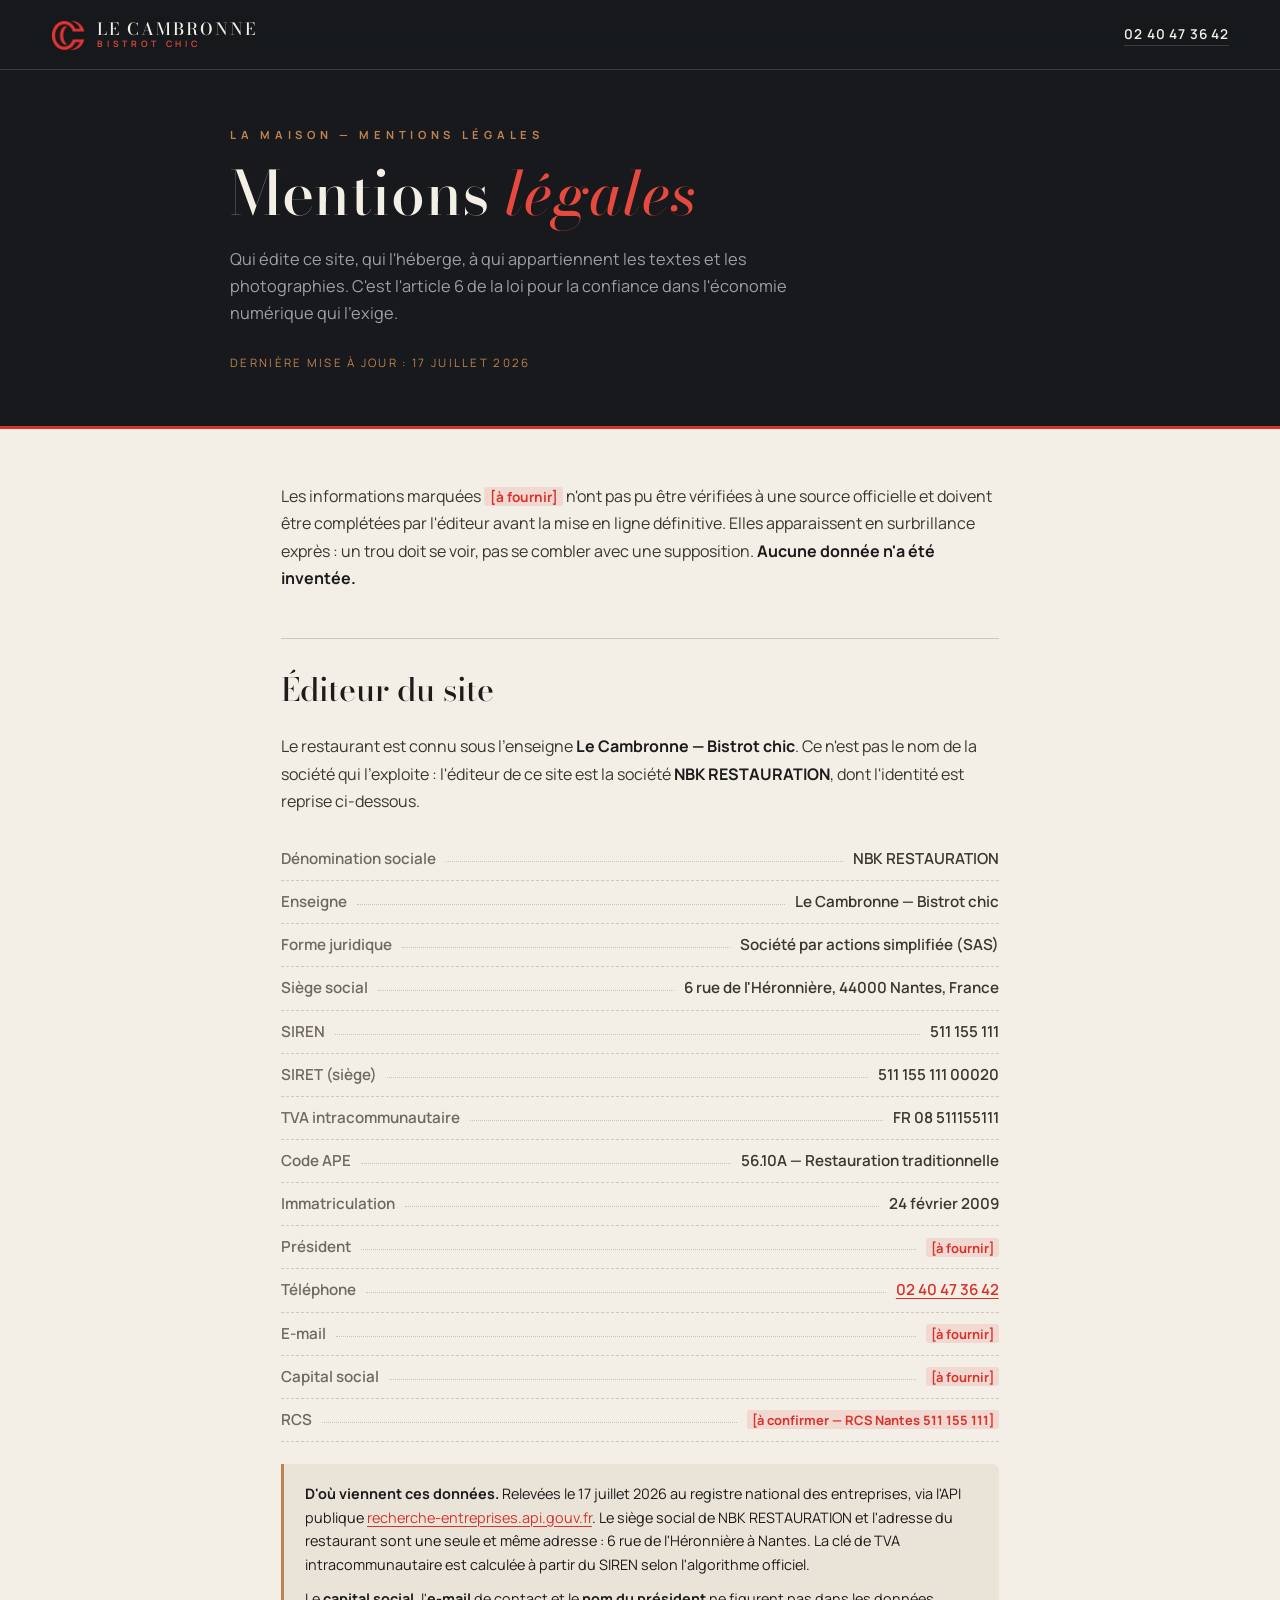
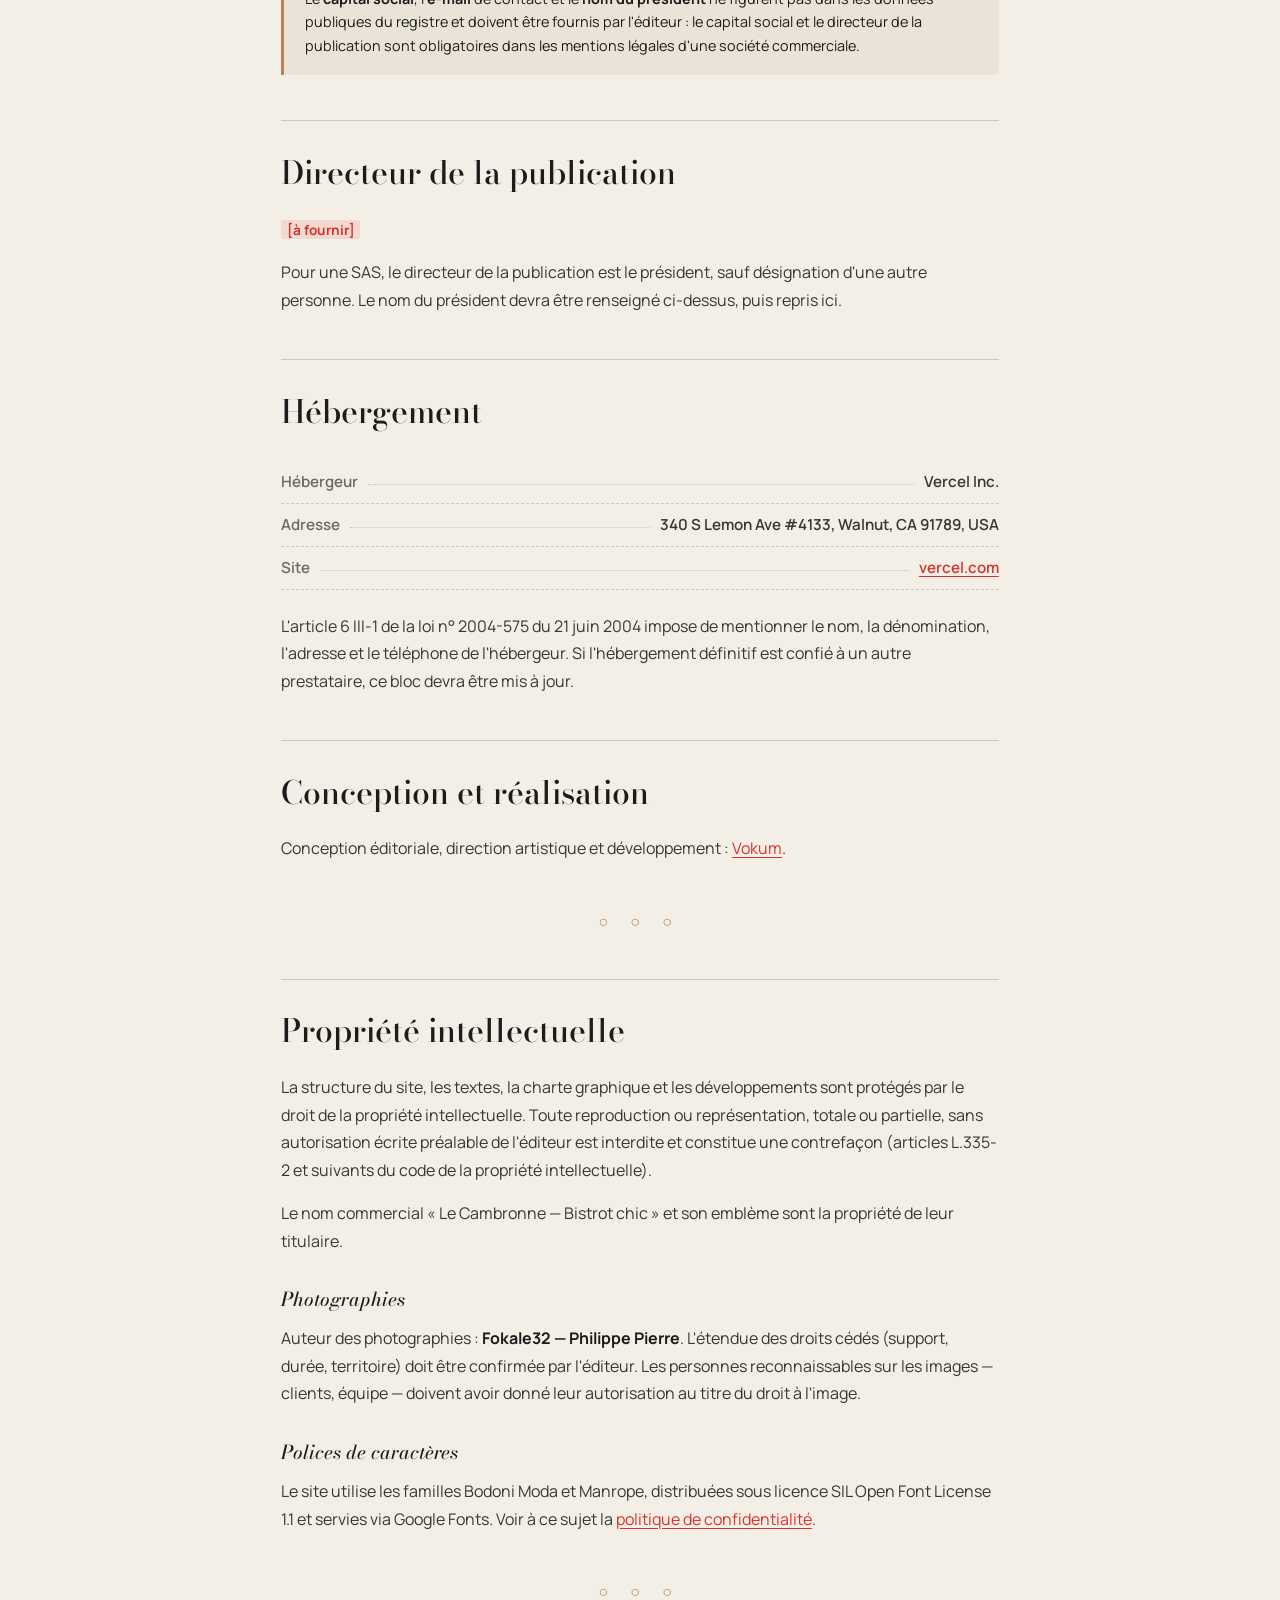
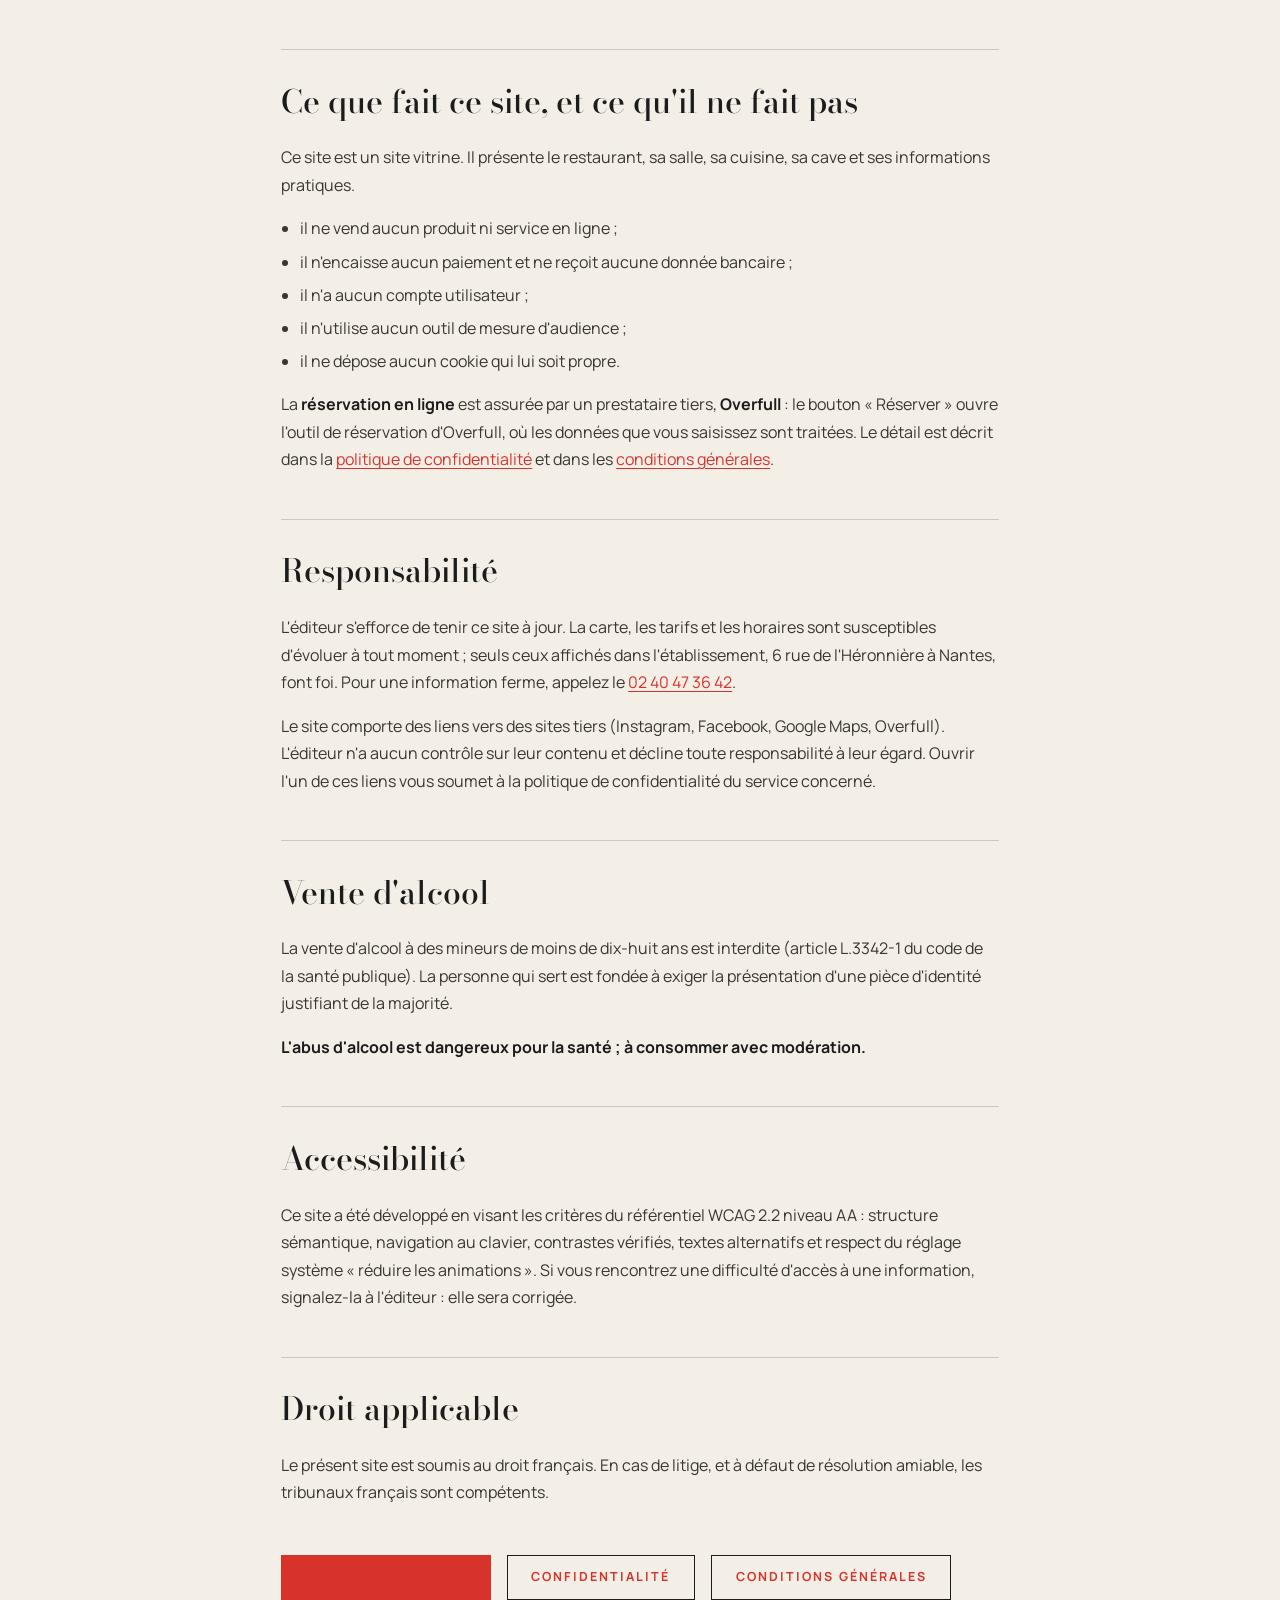
<file: mentions-legales.html>
<!DOCTYPE html>
<html lang="fr">
<head>
  <meta charset="UTF-8">
  <meta name="viewport" content="width=device-width, initial-scale=1.0">
  <title>Mentions légales — Le Cambronne, bistrot chic à Nantes</title>
  <meta name="description" content="Mentions légales du site du Cambronne, bistrot chic 6 rue de l'Héronnière à Nantes. Éditeur, hébergeur, propriété intellectuelle.">
  <meta name="robots" content="index, follow">
  <link rel="canonical" href="https://www.lecambronne-bistrotchic.fr/mentions-legales.html">
  <link rel="icon" type="image/png" href="assets/img/le_c.png">
  <link rel="preconnect" href="https://fonts.googleapis.com">
  <link rel="preconnect" href="https://fonts.gstatic.com" crossorigin>
  <link href="https://fonts.googleapis.com/css2?family=Bodoni+Moda:ital,opsz,wght@0,6..96,400;0,6..96,500;1,6..96,400;1,6..96,500&family=Manrope:wght@400;500;600;700&display=swap" rel="stylesheet">
  <link rel="stylesheet" href="styles.css">
</head>
<body class="legal-page">

  <header class="nav nav--fond" id="nav">
    <div class="nav__inner">
      <a class="nav__brand" href="index.html" aria-label="Le Cambronne — accueil">
        <img src="assets/img/le_c.png" alt="" width="34" height="34" class="nav__c" decoding="async">
        <span class="nav__name">Le&nbsp;Cambronne<em>Bistrot&nbsp;chic</em></span>
      </a>
      <a class="nav__tel" href="tel:+33240473642">02 40 47 36 42</a>
    </div>
  </header>

  <main>
    <section class="legal-head">
      <div class="wrap">
        <p class="kicker">La maison — Mentions légales</p>
        <h1>Mentions <em>légales</em></h1>
        <p class="legal-lede">
          Qui édite ce site, qui l'héberge, à qui appartiennent les textes et les
          photographies. C'est l'article 6 de la loi pour la confiance dans l'économie
          numérique qui l'exige.
        </p>
        <p class="legal-maj">Dernière mise à jour : 17 juillet 2026</p>
      </div>
    </section>

    <section class="legal">

      <p>
        Les informations marquées <span class="manque">[à fournir]</span> n'ont pas pu être
        vérifiées à une source officielle et doivent être complétées par l'éditeur avant la
        mise en ligne définitive. Elles apparaissent en surbrillance exprès : un trou doit
        se voir, pas se combler avec une supposition. <strong>Aucune donnée n'a été inventée.</strong>
      </p>

      <h2>Éditeur du site</h2>
      <p>
        Le restaurant est connu sous l'enseigne <strong>Le Cambronne — Bistrot chic</strong>.
        Ce n'est pas le nom de la société qui l'exploite : l'éditeur de ce site est la
        société <strong>NBK RESTAURATION</strong>, dont l'identité est reprise ci-dessous.
      </p>
      <ul class="legal-id">
        <li><span class="k">Dénomination sociale</span><span class="lead"></span><span class="v">NBK RESTAURATION</span></li>
        <li><span class="k">Enseigne</span><span class="lead"></span><span class="v">Le Cambronne — Bistrot chic</span></li>
        <li><span class="k">Forme juridique</span><span class="lead"></span><span class="v">Société par actions simplifiée (SAS)</span></li>
        <li><span class="k">Siège social</span><span class="lead"></span><span class="v">6 rue de l'Héronnière, 44000 Nantes, France</span></li>
        <li><span class="k">SIREN</span><span class="lead"></span><span class="v">511&nbsp;155&nbsp;111</span></li>
        <li><span class="k">SIRET (siège)</span><span class="lead"></span><span class="v">511&nbsp;155&nbsp;111&nbsp;00020</span></li>
        <li><span class="k">TVA intracommunautaire</span><span class="lead"></span><span class="v">FR&nbsp;08&nbsp;511155111</span></li>
        <li><span class="k">Code APE</span><span class="lead"></span><span class="v">56.10A — Restauration traditionnelle</span></li>
        <li><span class="k">Immatriculation</span><span class="lead"></span><span class="v">24 février 2009</span></li>
        <li><span class="k">Président</span><span class="lead"></span><span class="v"><span class="manque">[à fournir]</span></span></li>
        <li><span class="k">Téléphone</span><span class="lead"></span><span class="v"><a href="tel:+33240473642">02 40 47 36 42</a></span></li>
        <li><span class="k">E-mail</span><span class="lead"></span><span class="v"><span class="manque">[à fournir]</span></span></li>
        <li><span class="k">Capital social</span><span class="lead"></span><span class="v"><span class="manque">[à fournir]</span></span></li>
        <li><span class="k">RCS</span><span class="lead"></span><span class="v"><span class="manque">[à confirmer — RCS Nantes 511 155 111]</span></span></li>
      </ul>
      <div class="legal-source">
        <p>
          <strong>D'où viennent ces données.</strong> Relevées le 17 juillet 2026 au registre
          national des entreprises, via l'API publique
          <a href="https://recherche-entreprises.api.gouv.fr" target="_blank" rel="noopener noreferrer">recherche-entreprises.api.gouv.fr</a>.
          Le siège social de NBK RESTAURATION et l'adresse du restaurant sont une seule et
          même adresse : 6 rue de l'Héronnière à Nantes. La clé de TVA intracommunautaire est
          calculée à partir du SIREN selon l'algorithme officiel.
        </p>
        <p>
          Le <strong>capital social</strong>, l'<strong>e-mail</strong> de contact et le
          <strong>nom du président</strong> ne figurent pas dans les données publiques du
          registre et doivent être fournis par l'éditeur : le capital social et le directeur
          de la publication sont obligatoires dans les mentions légales d'une société
          commerciale.
        </p>
      </div>

      <h2>Directeur de la publication</h2>
      <p><span class="manque">[à fournir]</span></p>
      <p>
        Pour une SAS, le directeur de la publication est le président, sauf désignation d'une
        autre personne. Le nom du président devra être renseigné ci-dessus, puis repris ici.
      </p>

      <h2>Hébergement</h2>
      <ul class="legal-id">
        <li><span class="k">Hébergeur</span><span class="lead"></span><span class="v">Vercel Inc.</span></li>
        <li><span class="k">Adresse</span><span class="lead"></span><span class="v">340 S Lemon Ave #4133, Walnut, CA 91789, USA</span></li>
        <li><span class="k">Site</span><span class="lead"></span><span class="v"><a href="https://vercel.com" target="_blank" rel="noopener noreferrer">vercel.com</a></span></li>
      </ul>
      <p>
        L'article 6 III-1 de la loi n° 2004-575 du 21 juin 2004 impose de mentionner le nom,
        la dénomination, l'adresse et le téléphone de l'hébergeur. Si l'hébergement définitif
        est confié à un autre prestataire, ce bloc devra être mis à jour.
      </p>

      <h2>Conception et réalisation</h2>
      <p>
        Conception éditoriale, direction artistique et développement :
        <a href="https://vokumagency.com" target="_blank" rel="noopener noreferrer">Vokum</a>.
      </p>

      <div class="legal-sep" aria-hidden="true">○ ○ ○</div>

      <h2>Propriété intellectuelle</h2>
      <p>
        La structure du site, les textes, la charte graphique et les développements sont
        protégés par le droit de la propriété intellectuelle. Toute reproduction ou
        représentation, totale ou partielle, sans autorisation écrite préalable de l'éditeur
        est interdite et constitue une contrefaçon (articles L.335-2 et suivants du code de
        la propriété intellectuelle).
      </p>
      <p>
        Le nom commercial « Le Cambronne — Bistrot chic » et son emblème sont la propriété de
        leur titulaire.
      </p>

      <h3>Photographies</h3>
      <p>
        Auteur des photographies : <strong>Fokale32 — Philippe Pierre</strong>. L'étendue des
        droits cédés (support, durée, territoire) doit être confirmée par l'éditeur. Les
        personnes reconnaissables sur les images — clients, équipe — doivent avoir donné leur
        autorisation au titre du droit à l'image.
      </p>

      <h3>Polices de caractères</h3>
      <p>
        Le site utilise les familles Bodoni Moda et Manrope, distribuées sous licence SIL
        Open Font License 1.1 et servies via Google Fonts. Voir à ce sujet la
        <a href="confidentialite.html">politique de confidentialité</a>.
      </p>

      <div class="legal-sep" aria-hidden="true">○ ○ ○</div>

      <h2>Ce que fait ce site, et ce qu'il ne fait pas</h2>
      <p>
        Ce site est un site vitrine. Il présente le restaurant, sa salle, sa cuisine, sa cave
        et ses informations pratiques.
      </p>
      <ul>
        <li>il ne vend aucun produit ni service en ligne ;</li>
        <li>il n'encaisse aucun paiement et ne reçoit aucune donnée bancaire ;</li>
        <li>il n'a aucun compte utilisateur ;</li>
        <li>il n'utilise aucun outil de mesure d'audience ;</li>
        <li>il ne dépose aucun cookie qui lui soit propre.</li>
      </ul>
      <p>
        La <strong>réservation en ligne</strong> est assurée par un prestataire tiers,
        <strong>Overfull</strong> : le bouton « Réserver » ouvre l'outil de réservation
        d'Overfull, où les données que vous saisissez sont traitées. Le détail est décrit dans
        la <a href="confidentialite.html">politique de confidentialité</a> et dans les
        <a href="cgv.html">conditions générales</a>.
      </p>

      <h2>Responsabilité</h2>
      <p>
        L'éditeur s'efforce de tenir ce site à jour. La carte, les tarifs et les horaires sont
        susceptibles d'évoluer à tout moment ; seuls ceux affichés dans l'établissement,
        6 rue de l'Héronnière à Nantes, font foi. Pour une information ferme, appelez le
        <a href="tel:+33240473642">02 40 47 36 42</a>.
      </p>
      <p>
        Le site comporte des liens vers des sites tiers (Instagram, Facebook, Google Maps,
        Overfull). L'éditeur n'a aucun contrôle sur leur contenu et décline toute
        responsabilité à leur égard. Ouvrir l'un de ces liens vous soumet à la politique de
        confidentialité du service concerné.
      </p>

      <h2>Vente d'alcool</h2>
      <p>
        La vente d'alcool à des mineurs de moins de dix-huit ans est interdite
        (article L.3342-1 du code de la santé publique). La personne qui sert est fondée à
        exiger la présentation d'une pièce d'identité justifiant de la majorité.
      </p>
      <p>
        <strong>L'abus d'alcool est dangereux pour la santé ; à consommer avec modération.</strong>
      </p>

      <h2>Accessibilité</h2>
      <p>
        Ce site a été développé en visant les critères du référentiel WCAG 2.2 niveau AA :
        structure sémantique, navigation au clavier, contrastes vérifiés, textes alternatifs
        et respect du réglage système « réduire les animations ». Si vous rencontrez une
        difficulté d'accès à une information, signalez-la à l'éditeur : elle sera corrigée.
      </p>

      <h2>Droit applicable</h2>
      <p>
        Le présent site est soumis au droit français. En cas de litige, et à défaut de
        résolution amiable, les tribunaux français sont compétents.
      </p>

      <div class="legal-actions">
        <a class="btn btn--rouge" href="index.html">Retour à l'accueil</a>
        <a class="btn btn--encre" href="confidentialite.html">Confidentialité</a>
        <a class="btn btn--encre" href="cgv.html">Conditions générales</a>
      </div>

    </section>
  </main>

</body>
</html>
</file>
<file: styles.css>
/* ==========================================================================
   LE CAMBRONNE — Bistrot chic, Nantes Graslin
   DA « Velours & Charbon » : rouge Cambronne, charbon, cuivre, ivoire.
   Bodoni Moda (didone) + Manrope (labels & corps).
   ========================================================================== */

:root {
  --charbon: #17191d;
  --charbon-2: #1e2126;
  --charbon-3: #262a30;
  --ivoire: #f3efe7;
  --ivoire-2: #eae4d8;
  --blanc: #faf8f3;
  --encre: #1c1c1c;
  --rouge: #d8332b;
  --rouge-vif: #e8493f;
  --cuivre: #c08350;
  --gris-nuit: #9aa0a8;
  --gris-jour: #6f6a60;
  --filet-nuit: rgba(243, 239, 231, 0.16);
  --filet-jour: rgba(28, 28, 28, 0.18);

  --didone: "Bodoni Moda", "Didot", serif;
  --sans: "Manrope", "Helvetica Neue", sans-serif;

  --gouttiere: clamp(1.25rem, 4vw, 4.5rem);
  --transition-douce: cubic-bezier(0.22, 1, 0.36, 1);
  --transition-scene: cubic-bezier(0.7, 0, 0.2, 1);
}

* { margin: 0; padding: 0; box-sizing: border-box; }

html { scroll-behavior: smooth; }

body {
  font-family: var(--sans);
  font-size: 1rem;
  line-height: 1.65;
  color: var(--encre);
  background: var(--charbon);
  -webkit-font-smoothing: antialiased;
}

img { display: block; max-width: 100%; height: auto; }

a { color: inherit; }

sup { font-size: 0.6em; }

::selection { background: var(--rouge); color: var(--ivoire); }

/* ==========================================================================
   Boutons & liens
   ========================================================================== */

.btn {
  display: inline-block;
  font-family: var(--sans);
  font-size: 0.78rem;
  font-weight: 700;
  letter-spacing: 0.16em;
  text-transform: uppercase;
  text-decoration: none;
  padding: 0.9em 1.9em;
  border: 1px solid transparent;
  transition: background-color 0.35s var(--transition-douce),
              color 0.35s var(--transition-douce),
              border-color 0.35s var(--transition-douce);
}

.btn--grand { padding: 1.1em 2.4em; }

.btn--rouge {
  background: var(--rouge);
  color: var(--blanc);
  border-color: var(--rouge);
}
.btn--rouge:hover { background: transparent; color: var(--rouge-vif); border-color: var(--rouge-vif); }
.acte--ivoire .btn--rouge:hover, .acte--blanc .btn--rouge:hover { color: var(--rouge); border-color: var(--rouge); }

.btn--encre {
  background: transparent;
  color: var(--encre);
  border-color: var(--encre);
}
.btn--encre:hover { background: var(--encre); color: var(--ivoire); }

.btn--ivoire {
  background: transparent;
  color: var(--ivoire);
  border-color: var(--filet-nuit);
}
.btn--ivoire:hover { border-color: var(--ivoire); background: var(--ivoire); color: var(--charbon); }

/* ==========================================================================
   Navigation
   ========================================================================== */

.nav {
  position: fixed;
  inset: 0 0 auto 0;
  z-index: 100;
  transition: background-color 0.4s ease, box-shadow 0.4s ease, transform 0.4s var(--transition-douce);
}

.nav--fond {
  background: rgba(23, 25, 29, 0.92);
  backdrop-filter: blur(12px);
  -webkit-backdrop-filter: blur(12px);
  box-shadow: 0 1px 0 var(--filet-nuit);
}

.nav--cache { transform: translateY(-100%); }

.nav__inner {
  display: flex;
  align-items: center;
  justify-content: space-between;
  gap: 2rem;
  padding: 1.1rem var(--gouttiere);
}

.nav__brand {
  display: flex;
  align-items: center;
  gap: 0.75rem;
  text-decoration: none;
  color: var(--ivoire);
}

.nav__c { width: 34px; height: 34px; }

.nav__name {
  font-family: var(--didone);
  font-size: 1.05rem;
  font-weight: 500;
  letter-spacing: 0.12em;
  text-transform: uppercase;
  display: flex;
  flex-direction: column;
  line-height: 1.15;
}

.nav__name em {
  font-family: var(--sans);
  font-style: normal;
  font-size: 0.55rem;
  font-weight: 600;
  letter-spacing: 0.42em;
  color: var(--rouge-vif);
  text-transform: uppercase;
}

.nav__links {
  display: flex;
  gap: 2.2rem;
}

.nav__links a {
  position: relative;
  font-size: 0.8rem;
  font-weight: 600;
  letter-spacing: 0.14em;
  text-transform: uppercase;
  text-decoration: none;
  color: var(--ivoire);
  padding: 0.3em 0;
}

.nav__links a::after {
  content: "";
  position: absolute;
  left: 0; bottom: 0;
  width: 100%;
  height: 1px;
  background: var(--rouge-vif);
  transform: scaleX(0);
  transform-origin: right;
  transition: transform 0.4s var(--transition-douce);
}

.nav__links a:hover::after,
.nav__links a.actif::after {
  transform: scaleX(1);
  transform-origin: left;
}

.nav__actions { display: flex; align-items: center; gap: 1.6rem; }

.nav__tel {
  font-size: 0.85rem;
  font-weight: 600;
  letter-spacing: 0.06em;
  color: var(--ivoire);
  text-decoration: none;
  border-bottom: 1px solid var(--filet-nuit);
  transition: border-color 0.3s ease, color 0.3s ease;
}
.nav__tel:hover { color: var(--cuivre); border-color: var(--cuivre); }

.nav__burger {
  display: none;
  background: none;
  border: 0;
  width: 40px;
  height: 40px;
  cursor: pointer;
  flex-direction: column;
  justify-content: center;
  gap: 7px;
}
.nav__burger span {
  display: block;
  height: 1.5px;
  width: 26px;
  margin-inline: auto;
  background: var(--ivoire);
  transition: transform 0.35s var(--transition-douce), opacity 0.3s;
}
.nav__burger.ouvert span:first-child { transform: translateY(4.5px) rotate(45deg); }
.nav__burger.ouvert span:last-child { transform: translateY(-4.5px) rotate(-45deg); }

/* Menu mobile */
.mobilemenu {
  position: fixed;
  inset: 0;
  z-index: 90;
  background: var(--charbon);
  display: flex;
  flex-direction: column;
  justify-content: space-between;
  padding: 7rem var(--gouttiere) 3rem;
  opacity: 0;
  visibility: hidden;
  transition: opacity 0.45s var(--transition-douce), visibility 0.45s;
}
.mobilemenu.ouvert { opacity: 1; visibility: visible; }

.mobilemenu__links { display: flex; flex-direction: column; }

.mobilemenu__links a {
  display: flex;
  align-items: baseline;
  gap: 1rem;
  font-family: var(--didone);
  font-size: clamp(1.9rem, 8vw, 2.6rem);
  font-weight: 500;
  color: var(--ivoire);
  text-decoration: none;
  padding: 0.55rem 0;
  border-bottom: 1px solid var(--filet-nuit);
  opacity: 0;
  transform: translateY(18px);
  transition: opacity 0.5s var(--transition-douce), transform 0.5s var(--transition-douce);
}
.mobilemenu.ouvert .mobilemenu__links a { opacity: 1; transform: none; }
.mobilemenu.ouvert .mobilemenu__links a:nth-child(2) { transition-delay: 0.05s; }
.mobilemenu.ouvert .mobilemenu__links a:nth-child(3) { transition-delay: 0.1s; }
.mobilemenu.ouvert .mobilemenu__links a:nth-child(4) { transition-delay: 0.15s; }
.mobilemenu.ouvert .mobilemenu__links a:nth-child(5) { transition-delay: 0.2s; }
.mobilemenu.ouvert .mobilemenu__links a:nth-child(6) { transition-delay: 0.25s; }

.mobilemenu__links small {
  font-family: var(--sans);
  font-size: 0.7rem;
  font-weight: 600;
  letter-spacing: 0.2em;
  color: var(--rouge-vif);
  min-width: 1.6rem;
}

.mobilemenu__foot { display: flex; flex-direction: column; gap: 1rem; align-items: flex-start; }
.mobilemenu__foot a:not(.btn) { color: var(--ivoire); font-weight: 600; }
.mobilemenu__foot p { color: var(--gris-nuit); font-size: 0.85rem; }

/* ==========================================================================
   Hero
   ========================================================================== */

.hero {
  position: relative;
  min-height: 100svh;
  display: flex;
  align-items: flex-end;
  overflow: hidden;
  isolation: isolate;
}

.hero__media {
  position: absolute;
  inset: -12% 0 0 0;   /* débord haut pour la parallaxe en translation */
  z-index: -2;
}
.hero__media img {
  width: 100%;
  height: 100%;
  object-fit: cover;
  will-change: transform;
}

.hero__scrim {
  position: absolute;
  inset: 0;
  z-index: -1;
  background:
    linear-gradient(180deg, rgba(23,25,29,0.66) 0%, rgba(23,25,29,0.2) 34%, rgba(23,25,29,0.72) 78%, rgba(23,25,29,0.94) 100%);
}

.hero__vertical {
  position: absolute;
  top: 50%;
  right: calc(var(--gouttiere) / 2);
  transform: translateY(-50%);
  writing-mode: vertical-rl;
  font-size: 0.68rem;
  font-weight: 600;
  letter-spacing: 0.5em;
  text-transform: uppercase;
  color: rgba(243, 239, 231, 0.65);
}

.hero__content {
  width: 100%;
  padding: 0 var(--gouttiere) clamp(6.5rem, 13vh, 9rem);
}

.hero__sur {
  font-size: 0.75rem;
  font-weight: 600;
  letter-spacing: 0.34em;
  text-transform: uppercase;
  color: var(--cuivre);
  margin-bottom: 1.4rem;
  text-shadow: 0 1px 14px rgba(23, 25, 29, 0.7);
}

.hero__title {
  font-family: var(--didone);
  font-weight: 500;
  color: var(--ivoire);
  line-height: 0.92;
  margin-bottom: 1.8rem;
}

.hero__line {
  display: block;
  overflow: hidden;
}

.hero__line { font-size: clamp(2rem, 5vw, 3.4rem); font-style: italic; font-weight: 400; }
.hero__line--big { font-size: clamp(3.6rem, 11.5vw, 9.5rem); font-style: normal; letter-spacing: 0.01em; }

/* reveal typographique — déclenché à la levée du rideau (body.intro-finie) */
.js .hero__title .hero__line,
.js .hero__pitch,
.js .hero__cta,
.js .hero__sur,
.js .hero__bandeau {
  opacity: 0;
  transform: translateY(0.55em);
}
.js .hero__bandeau { transform: translateY(0); }

.intro-finie .hero__title .hero__line { animation: heroLigne 0.9s var(--transition-douce) forwards; }
.intro-finie .hero__title .hero__line--big { animation-delay: 0.12s; }
.intro-finie .hero__sur { animation: heroLigne 0.7s var(--transition-douce) forwards; }
.intro-finie .hero__pitch { animation: heroLigne 0.8s var(--transition-douce) 0.25s forwards; }
.intro-finie .hero__cta { animation: heroLigne 0.8s var(--transition-douce) 0.35s forwards; }
.intro-finie .hero__bandeau { animation: heroLigne 0.8s var(--transition-douce) 0.5s forwards; }

@keyframes heroLigne {
  to { opacity: 1; transform: translateY(0); }
}

.hero__pitch {
  font-size: clamp(1rem, 1.5vw, 1.2rem);
  color: rgba(243, 239, 231, 0.92);
  text-shadow: 0 1px 14px rgba(23, 25, 29, 0.7);
  max-width: 34em;
  margin-bottom: 2.2rem;
}

.hero__cta {
  display: flex;
  align-items: center;
  gap: 2rem;
  flex-wrap: wrap;
}

/* ==========================================================================
   Rideau d'ouverture — lever de rideau sur la salle
   ========================================================================== */

.rideau {
  position: fixed;
  inset: 0;
  z-index: 300;
  background: var(--charbon);
  display: flex;
  align-items: center;
  justify-content: center;
  overflow: hidden;
  touch-action: none;
  overscroll-behavior: contain;
  /* L'écran se rétracte vers le haut : révélation propre du hero, sans rideau */
  clip-path: inset(0 0 0 0);
  transition: clip-path 0.9s var(--transition-scene), visibility 0s linear 0.9s;
}
.rideau--leve {
  clip-path: inset(0 0 100% 0);
  visibility: hidden;
}

.rideau__coeur {
  position: relative;
  display: flex;
  flex-direction: column;
  align-items: center;
  gap: 1.15rem;
  transition: opacity 0.5s ease, transform 0.7s var(--transition-douce);
}
.rideau--leve .rideau__coeur {
  opacity: 0;
  transform: translateY(-10px);
}

.rideau__c {
  width: 66px;
  height: 66px;
  opacity: 0;
  animation: rideauFade 0.7s var(--transition-douce) 0.1s forwards;
}

/* Nom révélé par un balayage d'encre gauche → droite */
.rideau__nom {
  font-family: var(--didone);
  font-size: clamp(1.9rem, 5vw, 2.9rem);
  font-weight: 500;
  letter-spacing: 0.16em;
  text-transform: uppercase;
  color: var(--ivoire);
  clip-path: inset(0 100% 0 0);
  animation: nomBalayage 0.95s var(--transition-scene) 0.25s forwards;
}

.rideau__filet {
  width: 0;
  height: 1px;
  background: var(--cuivre);
  animation: rideauFilet 0.7s var(--transition-douce) 0.75s forwards;
}

.rideau__sous {
  font-family: var(--sans);
  font-size: 0.64rem;
  font-weight: 700;
  letter-spacing: 0.52em;
  text-transform: uppercase;
  color: var(--cuivre);
  opacity: 0;
  animation: rideauFade 0.6s var(--transition-douce) 0.95s forwards;
}

@keyframes rideauFade {
  from { opacity: 0; transform: translateY(10px); }
  to { opacity: 1; transform: translateY(0); }
}
@keyframes nomBalayage {
  from { clip-path: inset(0 100% 0 0); }
  to { clip-path: inset(0 0 0 0); }
}
@keyframes rideauFilet { to { width: 130px; } }

/* ==========================================================================
   Placeholders photo — à remplacer par les vraies images client
   ========================================================================== */

.ph {
  position: relative;
  display: flex;
  flex-direction: column;
  align-items: center;
  justify-content: center;
  gap: 0.5rem;
  text-align: center;
  padding: 1.5rem;
  border: 1px solid var(--filet-jour);
  background: var(--ivoire-2);
  overflow: hidden;
}
.ph::before {
  content: "";
  position: absolute;
  inset: 7px;
  border: 1px dashed var(--filet-jour);
  pointer-events: none;
}

.ph--43 { aspect-ratio: 4 / 3; }
.ph--32 { aspect-ratio: 3 / 2; }
.ph--21 { aspect-ratio: 21 / 9; }

.ph__c {
  width: 44px;
  height: 44px;
  opacity: 0.14;
  margin-bottom: 0.4rem;
}

.ph__label {
  font-size: 0.62rem;
  font-weight: 700;
  letter-spacing: 0.3em;
  text-transform: uppercase;
  color: var(--gris-jour);
}

.ph__sujet {
  font-family: var(--didone);
  font-style: italic;
  font-size: 1.05rem;
  color: var(--encre);
  line-height: 1.3;
}

.ph--nuit {
  background: var(--charbon-2);
  border-color: var(--filet-nuit);
}
.ph--nuit::before { border-color: var(--filet-nuit); }
.ph--nuit .ph__label { color: var(--gris-nuit); }
.ph--nuit .ph__sujet { color: var(--ivoire); }

.hero__lien-carte {
  font-size: 0.82rem;
  font-weight: 600;
  letter-spacing: 0.14em;
  text-transform: uppercase;
  color: var(--ivoire);
  text-decoration: none;
  border-bottom: 1px solid var(--filet-nuit);
  padding-bottom: 0.25em;
  transition: color 0.3s, border-color 0.3s;
}
.hero__lien-carte span { display: inline-block; transition: transform 0.35s var(--transition-douce); }
.hero__lien-carte:hover { color: var(--cuivre); border-color: var(--cuivre); }
.hero__lien-carte:hover span { transform: translateX(5px); }

.hero__bandeau {
  position: absolute;
  left: 0; right: 0; bottom: 0;
  display: flex;
  justify-content: space-between;
  align-items: center;
  gap: 1.5rem;
  padding: 1.1rem var(--gouttiere);
  border-top: 1px solid var(--filet-nuit);
  color: rgba(243, 239, 231, 0.85);
  font-size: 0.78rem;
  letter-spacing: 0.08em;
}
.hero__bandeau a { text-decoration: none; }
.hero__bandeau strong { color: var(--ivoire); font-weight: 700; }
.hero__bandeau-fm { color: var(--cuivre); text-transform: uppercase; letter-spacing: 0.2em; font-size: 0.68rem; font-weight: 700; }

/* ==========================================================================
   Structure des actes
   ========================================================================== */

.acte { padding: clamp(3.5rem, 7vw, 5.5rem) var(--gouttiere); }

.acte--ivoire { background: var(--ivoire); color: var(--encre); }
.acte--blanc { background: var(--blanc); color: var(--encre); }

.acte--charbon {
  background:
    /* trame géométrique — écho des carreaux de ciment de la salle */
    url("data:image/svg+xml,%3Csvg xmlns='http://www.w3.org/2000/svg' width='56' height='56'%3E%3Cpath d='M28 0L56 28 28 56 0 28z' fill='none' stroke='%23f3efe7' stroke-opacity='0.028'/%3E%3C/svg%3E"),
    var(--charbon);
  color: var(--ivoire);
}

.acte__entete {
  max-width: 1200px;
  margin: 0 auto clamp(2rem, 4vw, 3rem);
}

.acte__numero {
  display: inline-flex;
  align-items: center;
  gap: 1rem;
  font-size: 0.72rem;
  font-weight: 700;
  letter-spacing: 0.4em;
  text-transform: uppercase;
  color: var(--gris-jour);
  margin-bottom: 1.2rem;
}
.acte__numero::after {
  content: "";
  width: 64px;
  height: 1px;
  background: currentColor;
  opacity: 0.5;
}
.acte__numero--rouge { color: var(--rouge-vif); }

.acte__titre {
  font-family: var(--didone);
  font-size: clamp(2.3rem, 5.4vw, 4.2rem);
  font-weight: 500;
  line-height: 1.04;
}

.acte__titre em {
  font-style: italic;
  font-weight: 400;
  font-size: 0.62em;
  color: var(--gris-jour);
}
.acte--charbon .acte__titre em { color: var(--gris-nuit); }

/* Lettrine éditoriale */
.lettrine::first-letter {
  font-family: var(--didone);
  font-size: 3.3em;
  font-weight: 500;
  float: left;
  line-height: 0.8;
  padding: 0.06em 0.14em 0 0;
  color: var(--rouge);
}

/* ==========================================================================
   Acte I — Le quartier
   ========================================================================== */

.quartier__grille {
  max-width: 1200px;
  margin: 0 auto;
  display: grid;
  grid-template-columns: 5fr 4fr 3fr;
  grid-template-rows: auto auto;
  gap: clamp(1.5rem, 3.5vw, 3rem);
  align-items: start;
}

.quartier__texte { grid-column: 1; grid-row: 1 / 3; max-width: 34rem; }
.quartier__texte p + p { margin-top: 1.2rem; }

.quartier__reperes {
  list-style: none;
  margin-top: 2.4rem;
  border-top: 1px solid var(--filet-jour);
}
.quartier__reperes li {
  display: flex;
  align-items: baseline;
  gap: 1.2rem;
  padding: 0.85rem 0;
  border-bottom: 1px solid var(--filet-jour);
  font-size: 0.9rem;
  letter-spacing: 0.04em;
  color: var(--gris-jour);
}
.quartier__reperes span {
  font-family: var(--didone);
  font-size: 1.5rem;
  font-weight: 500;
  color: var(--encre);
  min-width: 4.2rem;
}

.quartier__photo { position: relative; margin: 0; }
.quartier__photo--une { grid-column: 2; grid-row: 1 / 3; }
.quartier__ph { grid-column: 3; grid-row: 1; }
.quartier__photo--deux {
  grid-column: 3;
  grid-row: 2;
  margin-top: clamp(1rem, 3vw, 2.5rem);  /* décalage éditorial */
}

figcaption {
  font-size: 0.72rem;
  font-weight: 600;
  letter-spacing: 0.18em;
  text-transform: uppercase;
  color: var(--gris-jour);
  padding-top: 0.8rem;
  border-bottom: 0;
}
.acte--charbon figcaption { color: var(--gris-nuit); }

/* ==========================================================================
   Acte II — La salle
   ========================================================================== */

.salle__intro {
  max-width: 1200px;
  margin: 0 auto clamp(2rem, 4vw, 3rem);
}
.salle__intro p {
  font-family: var(--didone);
  font-size: clamp(1.25rem, 2.4vw, 1.75rem);
  font-weight: 400;
  line-height: 1.5;
  max-width: 46rem;
  color: rgba(243, 239, 231, 0.92);
}

.salle__collage {
  max-width: 1200px;
  margin: 0 auto;
  display: grid;
  grid-template-columns: repeat(12, 1fr);
  gap: clamp(1.2rem, 2.5vw, 2rem);
}

.salle__img { margin: 0; }
.salle__img--a { grid-column: 1 / 6; align-self: end; }
.salle__img--b { grid-column: 6 / 13; }
.salle__img--c { grid-column: 1 / 8; }
.salle__img--d { grid-column: 8 / 13; margin-top: clamp(1rem, 2.5vw, 2rem); }
.salle__img--e { grid-column: 3 / 11; margin-top: clamp(0.8rem, 2vw, 1.5rem); }

.salle__mot {
  max-width: 1200px;
  margin: clamp(2.5rem, 5vw, 3.5rem) auto 0;
  border: 0;
  border-top: 1px solid var(--filet-nuit);
  padding-top: clamp(2rem, 3.5vw, 2.5rem);
}
.salle__mot p {
  font-family: var(--didone);
  font-size: clamp(1.6rem, 3.6vw, 2.6rem);
  font-weight: 400;
  line-height: 1.35;
  text-align: center;
  max-width: 26em;
  margin: 0 auto;
}
.salle__mot em { font-style: italic; color: var(--rouge-vif); }

/* ==========================================================================
   Acte III — La cuisine
   ========================================================================== */

.cuisine__grille {
  max-width: 1200px;
  margin: 0 auto;
  display: grid;
  grid-template-columns: 5fr 6fr;
  gap: clamp(2rem, 5vw, 4.5rem);
  align-items: start;
}

.cuisine__photo { grid-column: 1; grid-row: 1 / 3; margin: 0; }

.cuisine__texte { grid-column: 2; grid-row: 1; }
.cuisine__texte p + p { margin-top: 1.2rem; }

.cuisine__labels {
  display: flex;
  flex-wrap: wrap;
  gap: 0.6rem 1.8rem;
  margin-top: 1.8rem;
}
.cuisine__labels p {
  font-size: 0.7rem;
  font-weight: 700;
  letter-spacing: 0.22em;
  text-transform: uppercase;
  color: var(--cuivre);
  margin: 0 !important;
  display: flex;
  align-items: center;
  gap: 0.6rem;
}
.cuisine__labels p::before {
  content: "";
  width: 5px;
  height: 5px;
  background: var(--rouge);
  transform: rotate(45deg);
}

.cuisine__extraits {
  grid-column: 2;
  grid-row: 2;
  background: var(--ivoire-2);
  border: 1px solid var(--filet-jour);
  padding: clamp(1.6rem, 3vw, 2.6rem);
}

.cuisine__plats {
  max-width: 1200px;
  margin: clamp(1.5rem, 3vw, 2.2rem) auto 0;
  display: grid;
  grid-template-columns: repeat(3, 1fr);
  gap: clamp(1.2rem, 2.5vw, 2rem);
}

.cuisine__extraits h3 {
  font-family: var(--didone);
  font-size: 1.35rem;
  font-weight: 500;
  font-style: italic;
  margin-bottom: 1.4rem;
}

.carte-extrait { list-style: none; margin-bottom: 2rem; }

.carte-extrait li {
  display: flex;
  align-items: baseline;
  gap: 0.8rem;
  padding: 0.65rem 0;
  font-size: 0.95rem;
}

.carte-extrait__nom { letter-spacing: 0.02em; }
.carte-extrait__nom em { font-style: italic; color: var(--gris-jour); font-size: 0.88em; }

.carte-extrait__filet {
  flex: 1;
  border-bottom: 1px dotted var(--filet-jour);
  transform: translateY(-0.28em);
}

.carte-extrait__prix {
  font-family: var(--didone);
  font-size: 1.05rem;
  font-weight: 500;
  white-space: nowrap;
}

.carte-extrait--nuit li { border-color: var(--filet-nuit); }
.carte-extrait--nuit .carte-extrait__filet { border-color: var(--filet-nuit); }
.carte-extrait--nuit .carte-extrait__nom em { color: var(--gris-nuit); }

/* ==========================================================================
   Acte IV — La cave
   ========================================================================== */

.cave__grille {
  max-width: 1200px;
  margin: 0 auto;
  display: grid;
  grid-template-columns: 6fr 5fr;
  gap: clamp(2.5rem, 6vw, 5.5rem);
  align-items: start;
}

.cave__texte p + p { margin-top: 1.2rem; }
.cave__texte { color: rgba(243, 239, 231, 0.9); }
.cave__texte .btn { margin-top: 2rem; }
.cave__ph { margin-top: clamp(1.5rem, 3vw, 2rem); }

.cave__mention {
  font-size: 0.8rem;
  color: var(--gris-nuit);
  letter-spacing: 0.04em;
}

.cave__belle {
  border: 1px solid var(--filet-nuit);
  padding: clamp(1.6rem, 3vw, 2.6rem);
  background: var(--charbon-2);
  position: relative;
}
.cave__belle::before {
  content: "";
  position: absolute;
  inset: 7px;
  border: 1px solid rgba(192, 131, 80, 0.35);  /* double filet cuivre */
  pointer-events: none;
}

.cave__belle h3 {
  font-family: var(--didone);
  font-size: 1.5rem;
  font-weight: 500;
  margin-bottom: 1.6rem;
}
.cave__belle h3 span {
  font-size: 0.55em;
  font-style: italic;
  font-weight: 400;
  color: var(--cuivre);
  letter-spacing: 0.04em;
}

.cave__belle .carte-extrait { margin-bottom: 0; }
.cave__belle .carte-extrait li { font-size: 0.9rem; }

/* ==========================================================================
   Acte V — La terrasse
   ========================================================================== */

.terrasse__grille {
  max-width: 1200px;
  margin: 0 auto;
  display: grid;
  grid-template-columns: 7fr 5fr;
  gap: clamp(1.5rem, 3.5vw, 3rem);
  align-items: end;
}

.terrasse__photo { margin: 0; }
.terrasse__photo--large { grid-column: 1; grid-row: 1 / 3; }

.terrasse__texte {
  grid-column: 2;
  grid-row: 1;
  max-width: 26rem;
  padding-bottom: 1rem;
}
.terrasse__note {
  margin-top: 1.2rem;
  font-size: 0.82rem;
  letter-spacing: 0.04em;
  color: var(--gris-jour);
}
.terrasse__texte .btn { margin-top: 1.2rem; }

.terrasse__photo--détail { grid-column: 2; grid-row: 2; }

/* ==========================================================================
   Acte VI — Infos pratiques
   ========================================================================== */

.acte--infos { padding-bottom: clamp(4rem, 8vw, 6rem); }

.infos__photo {
  max-width: 1200px;
  margin: 0 auto clamp(2rem, 4vw, 3rem);
}
.infos__photo img {
  width: 100%;
  height: clamp(240px, 38vw, 420px);
  object-fit: cover;
}

.infos__grille {
  max-width: 1200px;
  margin: 0 auto;
  display: grid;
  grid-template-columns: repeat(3, 1fr);
  gap: clamp(2rem, 4vw, 3.5rem);
}

.infos__bloc {
  border-top: 1px solid var(--filet-nuit);
  padding-top: 1.8rem;
}

.infos__bloc h3 {
  font-family: var(--didone);
  font-size: 1.4rem;
  font-weight: 500;
  font-style: italic;
  margin-bottom: 1.2rem;
}

.infos__h3-second { margin-top: 2.2rem; }

.infos__horaires { width: 100%; border-collapse: collapse; }
.infos__horaires th {
  text-align: left;
  font-size: 0.72rem;
  font-weight: 700;
  letter-spacing: 0.16em;
  text-transform: uppercase;
  color: var(--gris-nuit);
  padding: 0.7rem 1rem 0.7rem 0;
  vertical-align: top;
  white-space: nowrap;
}
.infos__horaires td {
  font-size: 0.92rem;
  padding: 0.7rem 0;
  border-bottom: 1px solid var(--filet-nuit);
  color: rgba(243, 239, 231, 0.9);
}
.infos__horaires tr:first-child td, .infos__horaires tr:first-child th { border-top: 1px solid var(--filet-nuit); }
.infos__horaires th { border-bottom: 1px solid var(--filet-nuit); }

.infos__note {
  margin-top: 1rem;
  font-size: 0.8rem;
  color: var(--gris-nuit);
}

.infos__adresse { font-size: 1.05rem; line-height: 1.7; }
.infos__adresse span { font-size: 0.82rem; color: var(--gris-nuit); }

.infos__maps {
  display: inline-block;
  margin-top: 1rem;
  font-size: 0.78rem;
  font-weight: 700;
  letter-spacing: 0.14em;
  text-transform: uppercase;
  color: var(--cuivre);
  text-decoration: none;
  border-bottom: 1px solid rgba(192, 131, 80, 0.4);
  padding-bottom: 0.25em;
  transition: color 0.3s, border-color 0.3s;
}
.infos__maps:hover { color: var(--ivoire); border-color: var(--ivoire); }
.infos__maps span { display: inline-block; transition: transform 0.35s var(--transition-douce); }
.infos__maps:hover span { transform: translateX(5px); }

.infos__parkings { list-style: none; }
.infos__parkings li {
  padding: 0.55rem 0;
  border-bottom: 1px solid var(--filet-nuit);
  font-size: 0.92rem;
}
.infos__parkings span { color: var(--gris-nuit); }

.infos__bloc--resa p { color: rgba(243, 239, 231, 0.85); margin-bottom: 1.6rem; }

.infos__tel {
  display: block;
  margin-top: 1.4rem;
  font-family: var(--didone);
  font-size: 1.7rem;
  font-weight: 500;
  color: var(--ivoire);
  text-decoration: none;
  transition: color 0.3s;
}
.infos__tel:hover { color: var(--cuivre); }

/* ==========================================================================
   Footer
   ========================================================================== */

.footer {
  background: var(--rouge);
  color: var(--blanc);
}

.footer__mot {
  text-align: center;
  padding: clamp(3.5rem, 7vw, 5.5rem) var(--gouttiere) clamp(3rem, 6vw, 4.5rem);
}

.footer__sur {
  font-size: 0.72rem;
  font-weight: 700;
  letter-spacing: 0.4em;
  text-transform: uppercase;
  opacity: 0.75;
  margin-bottom: 1.6rem;
}

.footer__phrase {
  font-family: var(--didone);
  font-size: clamp(2rem, 5.5vw, 4rem);
  font-weight: 500;
  line-height: 1.15;
  margin-bottom: 2.6rem;
}
.footer__phrase em { font-style: italic; }

.footer .btn--rouge {
  background: var(--blanc);
  color: var(--rouge);
  border-color: var(--blanc);
}
.footer .btn--rouge:hover { background: transparent; color: var(--blanc); }

.footer__bas {
  display: grid;
  grid-template-columns: 1.4fr 1fr 1fr 1fr;
  gap: 2.5rem;
  max-width: 1200px;
  margin: 0 auto;
  padding: clamp(2.5rem, 5vw, 4rem) var(--gouttiere);
  border-top: 1px solid rgba(250, 248, 243, 0.28);
}

.footer__col h4 {
  font-size: 0.68rem;
  font-weight: 700;
  letter-spacing: 0.3em;
  text-transform: uppercase;
  opacity: 0.75;
  margin-bottom: 1rem;
}

.footer__col p { font-size: 0.92rem; line-height: 1.9; }
.footer__col a { text-decoration: none; border-bottom: 1px solid rgba(250, 248, 243, 0.35); transition: border-color 0.3s; }
.footer__col a:hover { border-color: var(--blanc); }

.footer__col--marque { display: flex; flex-direction: column; gap: 1rem; }
.footer__col--marque img { filter: brightness(0) invert(1); }
.footer__col--marque p {
  font-family: var(--didone);
  font-size: 1.3rem;
  line-height: 1.25;
  letter-spacing: 0.06em;
  text-transform: uppercase;
}
.footer__col--marque span {
  font-family: var(--sans);
  font-size: 0.62rem;
  font-weight: 600;
  letter-spacing: 0.32em;
}

.footer__mentions {
  display: flex;
  justify-content: space-between;
  flex-wrap: wrap;
  gap: 1rem;
  max-width: 1200px;
  margin: 0 auto;
  padding: 1.4rem var(--gouttiere) 2rem;
  border-top: 1px solid rgba(250, 248, 243, 0.28);
  font-size: 0.75rem;
  color: rgba(243, 239, 231, 0.85);
}
.footer__mentions a { text-decoration: underline; text-underline-offset: 3px; }
.footer__liens { display: flex; gap: 1.2rem; flex-wrap: wrap; }
.footer__credit {
  display: inline-flex;
  align-items: center;
  gap: 0.55em;
  color: var(--ivoire);
  font-size: 0.82rem;
  font-weight: 600;
  letter-spacing: 0.04em;
}
.footer__credit a {
  display: inline-block;
  background: var(--rouge);
  color: var(--blanc);
  font-weight: 700;
  letter-spacing: 0.14em;
  text-transform: uppercase;
  text-decoration: none;
  padding: 0.4em 0.85em;
  border-radius: 4px;
  transition: background-color 0.3s var(--transition-douce), transform 0.3s var(--transition-douce);
}
.footer__credit a:hover { background: var(--rouge-vif); transform: translateY(-1px); }

/* ==========================================================================
   Reveals au scroll — translation & clip-path uniquement, jamais de scale
   ========================================================================== */

.reveal {
  opacity: 0;
  transform: translateY(34px);
  transition: opacity 0.9s var(--transition-douce), transform 0.9s var(--transition-douce);
}
.reveal.visible { opacity: 1; transform: none; }

/* Voile qui se lève au-dessus de l'image — transform pur, fiable partout (Safari inclus) */
.acte--ivoire, .acte--blanc { --voile: var(--ivoire-2); }
.acte--charbon { --voile: var(--charbon-2); }

.reveal-img {
  position: relative;
  overflow: hidden;
}
/* Fond placeholder sous chaque photo : visible tant qu'elle n'est pas chargée (ou si elle manque) */
.reveal-img img {
  width: 100%;
  background:
    url("assets/img/le_c.png") center / 44px auto no-repeat,
    var(--voile, var(--charbon-2));
}
.reveal-img::after {
  content: "";
  position: absolute;
  inset: 0;
  background: var(--voile, var(--charbon-2));
  transform: translateY(0);
  transition: transform 1s var(--transition-douce);
  pointer-events: none;
}
.reveal-img.visible::after { transform: translateY(-101%); }

.reveal-img figcaption {
  opacity: 0;
  transition: opacity 0.7s ease 0.5s;
}
.reveal-img.visible figcaption { opacity: 1; }

@media (prefers-reduced-motion: reduce) {
  html { scroll-behavior: auto; }
  .rideau { display: none !important; }
  .reveal-img::after { display: none !important; }
  .reveal, .reveal-img img, .reveal-img figcaption,
  .hero__title .hero__line, .hero__pitch, .hero__cta,
  .hero__sur, .hero__bandeau {
    opacity: 1 !important;
    transform: none !important;
    clip-path: none !important;
    animation: none !important;
    transition: none !important;
  }
}

/* ==========================================================================
   Responsive
   ========================================================================== */

@media (max-width: 1080px) {
  .nav__links { display: none; }
  .nav__tel { display: none; }
  .nav__burger { display: flex; }

  .quartier__grille { grid-template-columns: 1fr 1fr; }
  .quartier__texte { grid-column: 1 / 3; grid-row: 1; max-width: 40rem; margin-bottom: 1rem; }
  .quartier__photo--une { grid-column: 1; grid-row: 2; }
  .quartier__photo--deux { grid-column: 2; grid-row: 2; margin-top: clamp(2rem, 8vw, 4rem); }
  .quartier__ph { grid-column: 2; grid-row: 3; }
  .cuisine__plats { grid-template-columns: repeat(3, 1fr); }

  .cuisine__grille { grid-template-columns: 1fr; }
  .cuisine__photo { grid-column: 1; grid-row: 2; }
  .cuisine__texte { grid-column: 1; grid-row: 1; max-width: 40rem; }
  .cuisine__extraits { grid-column: 1; grid-row: 3; }

  .cave__grille { grid-template-columns: 1fr; }
  .infos__grille { grid-template-columns: 1fr 1fr; }
  .footer__bas { grid-template-columns: 1fr 1fr; }
}

@media (max-width: 680px) {
  body { font-size: 0.95rem; }

  .nav__inner { padding: 0.9rem 1.25rem; }
  .nav__name { font-size: 0.9rem; }
  .nav__actions .btn { display: none; }  /* résa via bandeau hero + menu mobile */

  .hero { align-items: flex-end; }
  .hero__content { padding-bottom: 8.5rem; }
  .hero__pitch { font-size: 0.98rem; }
  .hero__vertical { display: none; }

  .hero__bandeau {
    flex-wrap: wrap;
    row-gap: 0.2rem;
    font-size: 0.72rem;
    padding: 0.9rem 1.25rem;
  }
  .hero__bandeau-fm { display: none; }

  .br-desktop { display: none; }

  .quartier__grille { grid-template-columns: 1fr; }
  .quartier__texte { grid-column: 1; }
  .quartier__photo--une { grid-column: 1; grid-row: auto; }
  .quartier__ph { grid-column: 1; grid-row: auto; }
  .quartier__photo--deux { grid-column: 1; grid-row: auto; margin-top: 0; width: 72%; margin-left: auto; }
  .cuisine__plats { grid-template-columns: 1fr; }
  .salle__img--e { grid-column: 2 / 12; }
  .infos__photo img { height: 220px; }

  .quartier__reperes span { font-size: 1.3rem; min-width: 3.6rem; }

  /* collage salle : on garde le rythme décalé, pas un simple empilement */
  .salle__img--a { grid-column: 1 / 9; }
  .salle__img--b { grid-column: 3 / 13; margin-top: 1rem; }
  .salle__img--c { grid-column: 1 / 11; margin-top: 1rem; }
  .salle__img--d { grid-column: 4 / 13; margin-top: 1rem; }

  .terrasse__grille { grid-template-columns: 1fr; }
  .terrasse__photo--large { grid-column: 1; grid-row: 2; }
  .terrasse__texte { grid-column: 1; grid-row: 1; padding-bottom: 0; }
  .terrasse__photo--détail { grid-column: 1; grid-row: 3; width: 78%; margin-left: auto; }

  .infos__grille { grid-template-columns: 1fr; }
  .footer__bas { grid-template-columns: 1fr; gap: 2rem; }
  .footer__mentions { flex-direction: column; gap: 0.3rem; }

  .carte-extrait li { flex-wrap: wrap; }
  .carte-extrait__filet { min-width: 2rem; }
}

/* ==========================================================================
   Pages légales — mentions, confidentialité, CGV (DA Velours & Charbon)
   ========================================================================== */
body.legal-page { background: var(--ivoire); color: var(--encre); }

.legal-head {
  background: var(--charbon);
  color: var(--ivoire);
  padding: clamp(7rem, 14vh, 10rem) var(--gouttiere) clamp(2.5rem, 6vh, 4rem);
  border-bottom: 3px solid var(--rouge);
}
.legal-head .wrap { max-width: 820px; margin: 0 auto; }
.legal-head .kicker {
  font-family: var(--sans);
  font-size: 0.7rem;
  font-weight: 700;
  letter-spacing: 0.42em;
  text-transform: uppercase;
  color: var(--cuivre);
  margin-bottom: 1.1rem;
}
.legal-head h1 {
  font-family: var(--didone);
  font-weight: 500;
  font-size: clamp(2.4rem, 6vw, 3.8rem);
  line-height: 1.02;
  letter-spacing: 0.01em;
}
.legal-head h1 em { font-style: italic; color: var(--rouge-vif); }
.legal-lede {
  margin-top: 1.4rem;
  max-width: 60ch;
  color: var(--gris-nuit);
  font-size: 1.02rem;
  line-height: 1.65;
}
.legal-maj {
  margin-top: 1.6rem;
  font-size: 0.72rem;
  letter-spacing: 0.2em;
  text-transform: uppercase;
  color: var(--cuivre);
}

.legal {
  max-width: 820px;
  margin: 0 auto;
  padding: clamp(2.5rem, 6vh, 4.5rem) var(--gouttiere) 5rem;
}
.legal > p, .legal li { line-height: 1.72; color: #3a372f; }
.legal > p { margin-bottom: 1rem; }
.legal h2 {
  font-family: var(--didone);
  font-size: clamp(1.5rem, 3.4vw, 2rem);
  font-weight: 500;
  margin: 2.8rem 0 1rem;
  padding-top: 1.6rem;
  border-top: 1px solid var(--filet-jour);
}
.legal h3 {
  font-family: var(--didone);
  font-style: italic;
  font-size: 1.2rem;
  font-weight: 500;
  margin: 1.8rem 0 0.6rem;
}
.legal a { color: var(--rouge); text-underline-offset: 3px; }
.legal strong { color: var(--encre); }
.legal ul:not(.legal-id) { margin: 0 0 1rem 1.2rem; }
.legal ul:not(.legal-id) li { margin-bottom: 0.35rem; }

.legal-id { list-style: none; margin: 1.4rem 0; }
.legal-id li {
  display: flex;
  align-items: baseline;
  gap: 0.6rem;
  padding: 0.5rem 0;
  border-bottom: 1px dashed var(--filet-jour);
  font-size: 0.95rem;
}
.legal-id .k { flex: 0 0 auto; color: var(--gris-jour); font-weight: 600; }
.legal-id .lead { flex: 1 1 auto; border-bottom: 1px dotted #cbc4b4; transform: translateY(-2px); }
.legal-id .v { flex: 0 0 auto; text-align: right; font-weight: 600; }

.manque {
  background: rgba(216, 51, 43, 0.12);
  color: var(--rouge);
  font-weight: 700;
  font-size: 0.85em;
  padding: 0.05em 0.4em;
  border-radius: 3px;
}
.legal-source {
  background: var(--ivoire-2);
  border-left: 3px solid var(--cuivre);
  padding: 1.1rem 1.3rem;
  margin: 1.4rem 0;
  border-radius: 0 6px 6px 0;
}
.legal-source p { font-size: 0.9rem; line-height: 1.65; margin-bottom: 0.6rem; }
.legal-source p:last-child { margin-bottom: 0; }
.legal-sep { text-align: center; color: var(--cuivre); letter-spacing: 0.6em; margin: 2.8rem 0; }

.legal-actions { display: flex; flex-wrap: wrap; gap: 1rem; margin-top: 3rem; }

/* Nav simplifiée des pages légales : réutilise .nav / .nav--fond */
.legal-page .nav { position: fixed; }
</file>
<file: carte.css>
/* ==========================================================================
   LE CAMBRONNE — page carte
   La carte se lit sur ivoire (comme un menu imprimé), les vins sur charbon.
   ========================================================================== */

.page-carte { background: var(--ivoire); }

/* ---------- En-tête de carte ---------- */

.carte-hero {
  background: var(--ivoire);
  padding: clamp(9rem, 18vh, 13rem) var(--gouttiere) clamp(2.5rem, 5vw, 4rem);
  max-width: 1200px;
  margin: 0 auto;
  text-align: center;
}

.carte-hero__sur {
  font-size: 0.72rem;
  font-weight: 700;
  letter-spacing: 0.34em;
  text-transform: uppercase;
  color: var(--cuivre);
  margin-bottom: 1.4rem;
}

.carte-hero__titre {
  font-family: var(--didone);
  font-size: clamp(3.2rem, 9vw, 6.5rem);
  font-weight: 500;
  line-height: 1;
  color: var(--encre);
  margin-bottom: 1.6rem;
}

.carte-hero__note {
  font-size: 0.92rem;
  color: var(--gris-jour);
  margin-bottom: 2.8rem;
}

.carte-hero__sommaire {
  display: flex;
  flex-wrap: wrap;
  justify-content: center;
  gap: 0.6rem 2rem;
  padding: 1.1rem 0;
  border-top: 1px solid var(--filet-jour);
  border-bottom: 1px solid var(--filet-jour);
}

.carte-hero__sommaire a {
  font-size: 0.76rem;
  font-weight: 700;
  letter-spacing: 0.16em;
  text-transform: uppercase;
  text-decoration: none;
  color: var(--encre);
  transition: color 0.3s;
}
.carte-hero__sommaire a:hover { color: var(--rouge); }
.carte-hero__sommaire-vins { color: var(--rouge) !important; }
.carte-hero__sommaire-vins:hover { color: var(--encre) !important; }

/* Pastille végétarien */
.veg {
  display: inline-block;
  font-family: var(--sans);
  font-size: 0.58em;
  font-weight: 700;
  letter-spacing: 0.05em;
  color: var(--cuivre);
  border: 1px solid currentColor;
  padding: 0.1em 0.45em;
  vertical-align: 0.25em;
  border-radius: 0;
}

/* ---------- La carte ---------- */

.menu {
  max-width: 1200px;
  margin: 0 auto;
  padding: clamp(2rem, 5vw, 4rem) var(--gouttiere) clamp(4rem, 8vw, 7rem);
  display: grid;
  grid-template-columns: 1fr 1fr;
  gap: clamp(2rem, 5vw, 4.5rem);
  align-items: start;
}

.menu__colonne { display: flex; flex-direction: column; gap: clamp(2.5rem, 5vw, 4rem); }

.menu__bloc h2 {
  display: flex;
  align-items: baseline;
  gap: 1rem;
  font-family: var(--didone);
  font-size: clamp(1.5rem, 2.6vw, 2rem);
  font-weight: 500;
  line-height: 1.15;
  padding-bottom: 1rem;
  border-bottom: 2px solid var(--encre);
  margin-bottom: 0.4rem;
}

.menu__bloc h2 span {
  font-family: var(--sans);
  font-size: 0.62rem;
  font-weight: 700;
  letter-spacing: 0.2em;
  color: var(--rouge);
}

.menu__bloc h2 em {
  font-size: 0.55em;
  font-weight: 400;
  color: var(--gris-jour);
}

.plats { list-style: none; }

.plats li { border-bottom: 1px solid var(--filet-jour); }

.plats__ligne {
  display: flex;
  align-items: baseline;
  gap: 0.8rem;
  padding: 0.95rem 0;
}

.plats h3 {
  font-family: var(--sans);
  font-size: 0.98rem;
  font-weight: 500;
  letter-spacing: 0.02em;
}

.plats h3 em {
  font-style: italic;
  font-weight: 400;
  color: var(--gris-jour);
  font-size: 0.88em;
}

.plats__filet {
  flex: 1;
  border-bottom: 1px dotted var(--filet-jour);
  transform: translateY(-0.3em);
}

.plats__prix {
  font-family: var(--didone);
  font-size: 1.1rem;
  font-weight: 500;
  white-space: nowrap;
}

/* Bloc signature : cadre double filet rouge */
.menu__bloc--signature {
  border: 1px solid var(--rouge);
  position: relative;
  padding: clamp(1.4rem, 2.6vw, 2.2rem);
  background: var(--blanc);
}
.menu__bloc--signature::before {
  content: "";
  position: absolute;
  inset: 6px;
  border: 1px solid rgba(216, 51, 43, 0.35);
  pointer-events: none;
}
.menu__bloc--signature h2 { border-color: var(--rouge); }

/* ---------- Les vins ---------- */

.vins {
  background:
    url("data:image/svg+xml,%3Csvg xmlns='http://www.w3.org/2000/svg' width='56' height='56'%3E%3Cpath d='M28 0L56 28 28 56 0 28z' fill='none' stroke='%23f3efe7' stroke-opacity='0.028'/%3E%3C/svg%3E"),
    var(--charbon);
  color: var(--ivoire);
  padding: clamp(5rem, 10vw, 8rem) var(--gouttiere);
}

.vins__entete { max-width: 1200px; margin: 0 auto clamp(3rem, 6vw, 5rem); }
.vins__note { margin-top: 1.6rem; font-size: 0.85rem; color: var(--gris-nuit); }

.vins__grille {
  max-width: 1200px;
  margin: 0 auto;
  columns: 2;
  column-gap: clamp(2rem, 5vw, 4.5rem);
}

.vins__bloc {
  break-inside: avoid;
  margin-bottom: clamp(2.5rem, 5vw, 3.5rem);
}

.vins__bloc h3 {
  font-family: var(--didone);
  font-size: 1.45rem;
  font-weight: 500;
  padding-bottom: 0.8rem;
  border-bottom: 1px solid var(--ivoire);
  margin-bottom: 0.2rem;
}

.vins__bloc h3 em {
  font-size: 0.6em;
  font-style: italic;
  font-weight: 400;
  color: var(--cuivre);
}

.vins__table { width: 100%; border-collapse: collapse; }

.vins__table th {
  font-family: var(--sans);
  font-size: 0.62rem;
  font-weight: 700;
  letter-spacing: 0.18em;
  text-transform: uppercase;
  color: var(--gris-nuit);
  text-align: right;
  padding: 0.7rem 0 0.4rem 0.6rem;
  white-space: nowrap;
}
.vins__table th:first-child { text-align: left; padding-left: 0; }

.vins__table td {
  font-size: 0.88rem;
  padding: 0.55rem 0 0.55rem 0.6rem;
  border-bottom: 1px solid var(--filet-nuit);
  text-align: right;
  font-family: var(--didone);
  font-size: 0.95rem;
  white-space: nowrap;
  color: rgba(243, 239, 231, 0.92);
}

.vins__table td:first-child {
  font-family: var(--sans);
  font-size: 0.88rem;
  text-align: left;
  padding-left: 0;
  white-space: normal;
  width: 100%;
}

.vins__table td em { font-style: italic; color: var(--gris-nuit); }

/* Belle Cave : cadre cuivre */
.vins__bloc--belle {
  border: 1px solid var(--filet-nuit);
  background: var(--charbon-2);
  padding: clamp(1.4rem, 2.6vw, 2.2rem);
  position: relative;
}
.vins__bloc--belle::before {
  content: "";
  position: absolute;
  inset: 7px;
  border: 1px solid rgba(192, 131, 80, 0.35);
  pointer-events: none;
}
.vins__bloc--belle h3 { border-color: var(--cuivre); }

/* ---------- CTA final ---------- */

.carte-cta {
  background: var(--ivoire);
  text-align: center;
  padding: clamp(4.5rem, 9vw, 7rem) var(--gouttiere);
}

.carte-cta__phrase {
  font-family: var(--didone);
  font-size: clamp(1.9rem, 4.5vw, 3.2rem);
  font-weight: 500;
  font-style: italic;
  color: var(--encre);
  margin-bottom: 2.2rem;
}

.carte-cta__actions {
  display: flex;
  justify-content: center;
  align-items: center;
  gap: 2.2rem;
  flex-wrap: wrap;
}

.carte-cta .hero__lien-carte { color: var(--encre); border-color: var(--filet-jour); }
.carte-cta .hero__lien-carte:hover { color: var(--rouge); border-color: var(--rouge); }

/* ---------- Footer simple ---------- */

.footer--simple .footer__mentions { border-top: 0; padding-top: 2rem; padding-bottom: 2rem; }

/* ---------- Responsive ---------- */

@media (max-width: 900px) {
  .menu { grid-template-columns: 1fr; }
  .vins__grille { columns: 1; }
}

@media (max-width: 680px) {
  .carte-hero { padding-top: 7.5rem; }
  .carte-hero__sommaire { gap: 0.5rem 1.3rem; }
  .plats__ligne { flex-wrap: wrap; }
  .plats__filet { min-width: 2rem; }
  .carte-cta__actions { flex-direction: column; gap: 1.6rem; }
}
</file>
